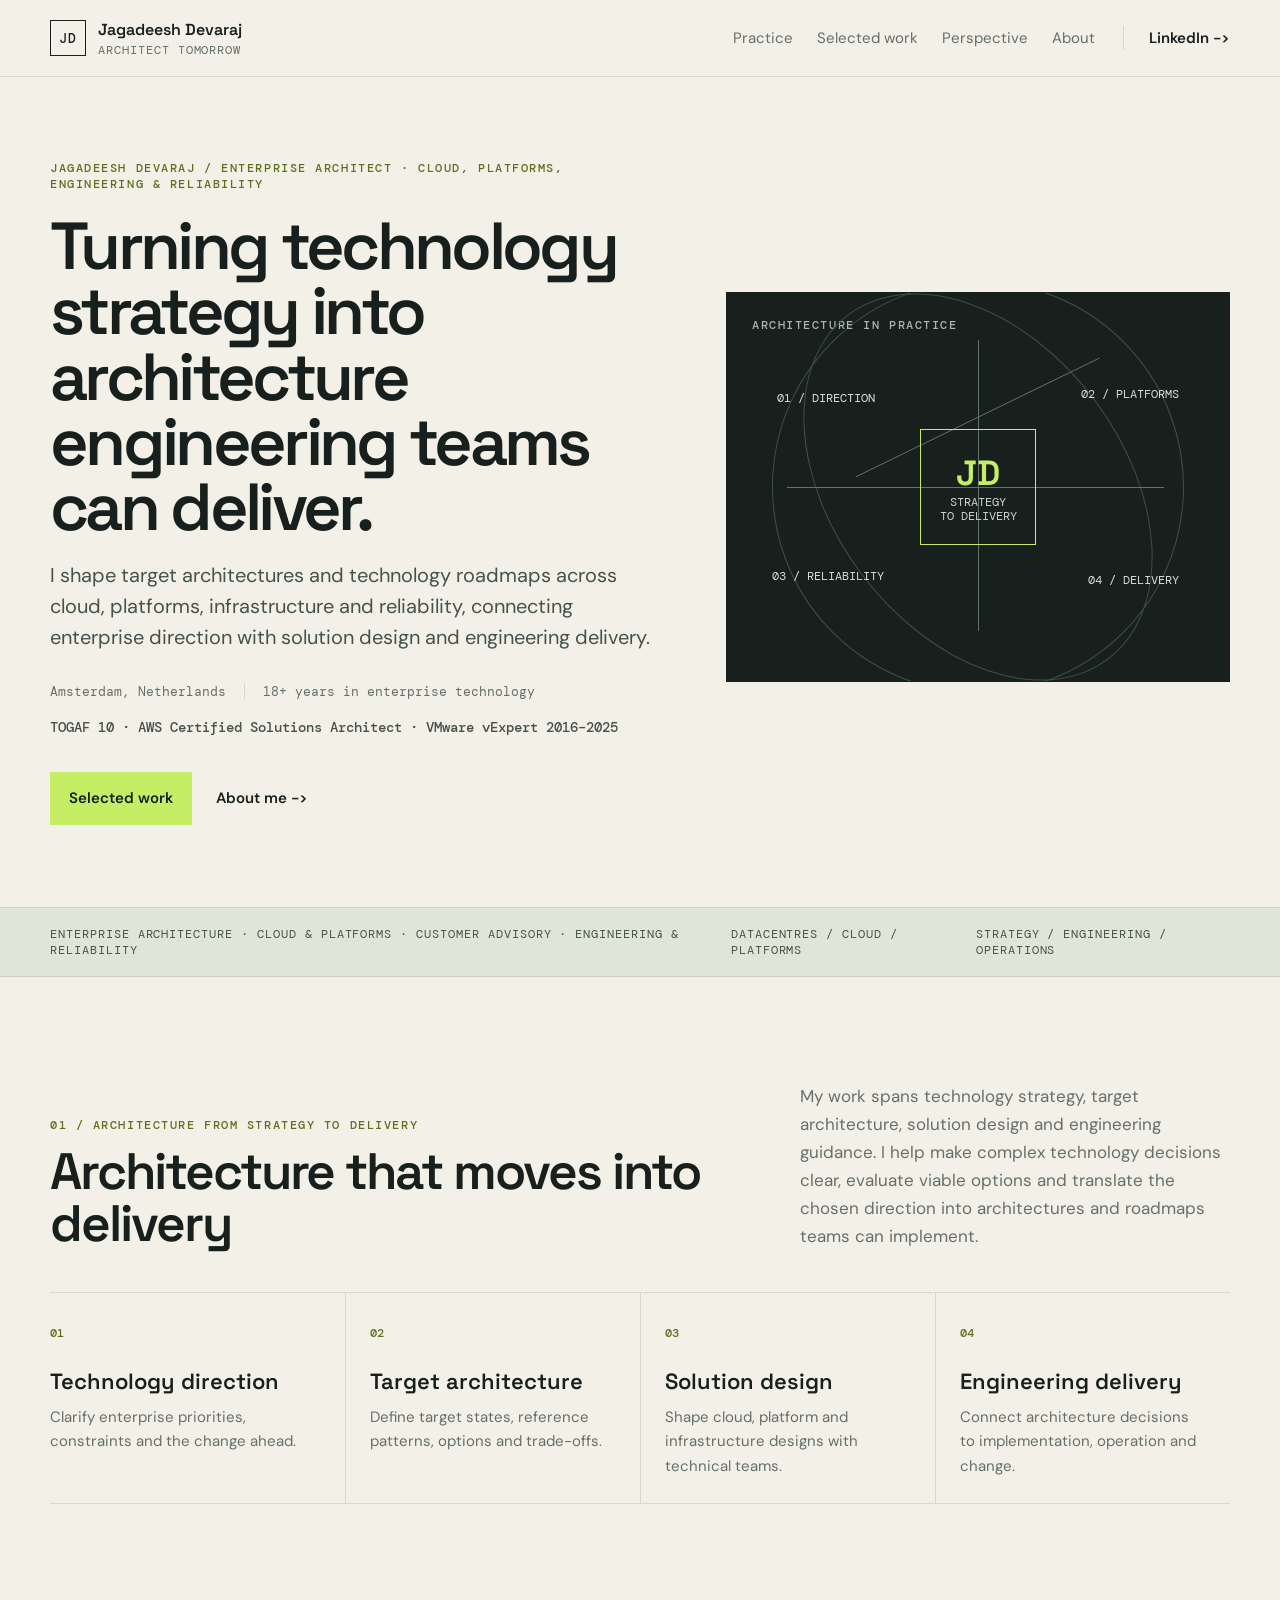
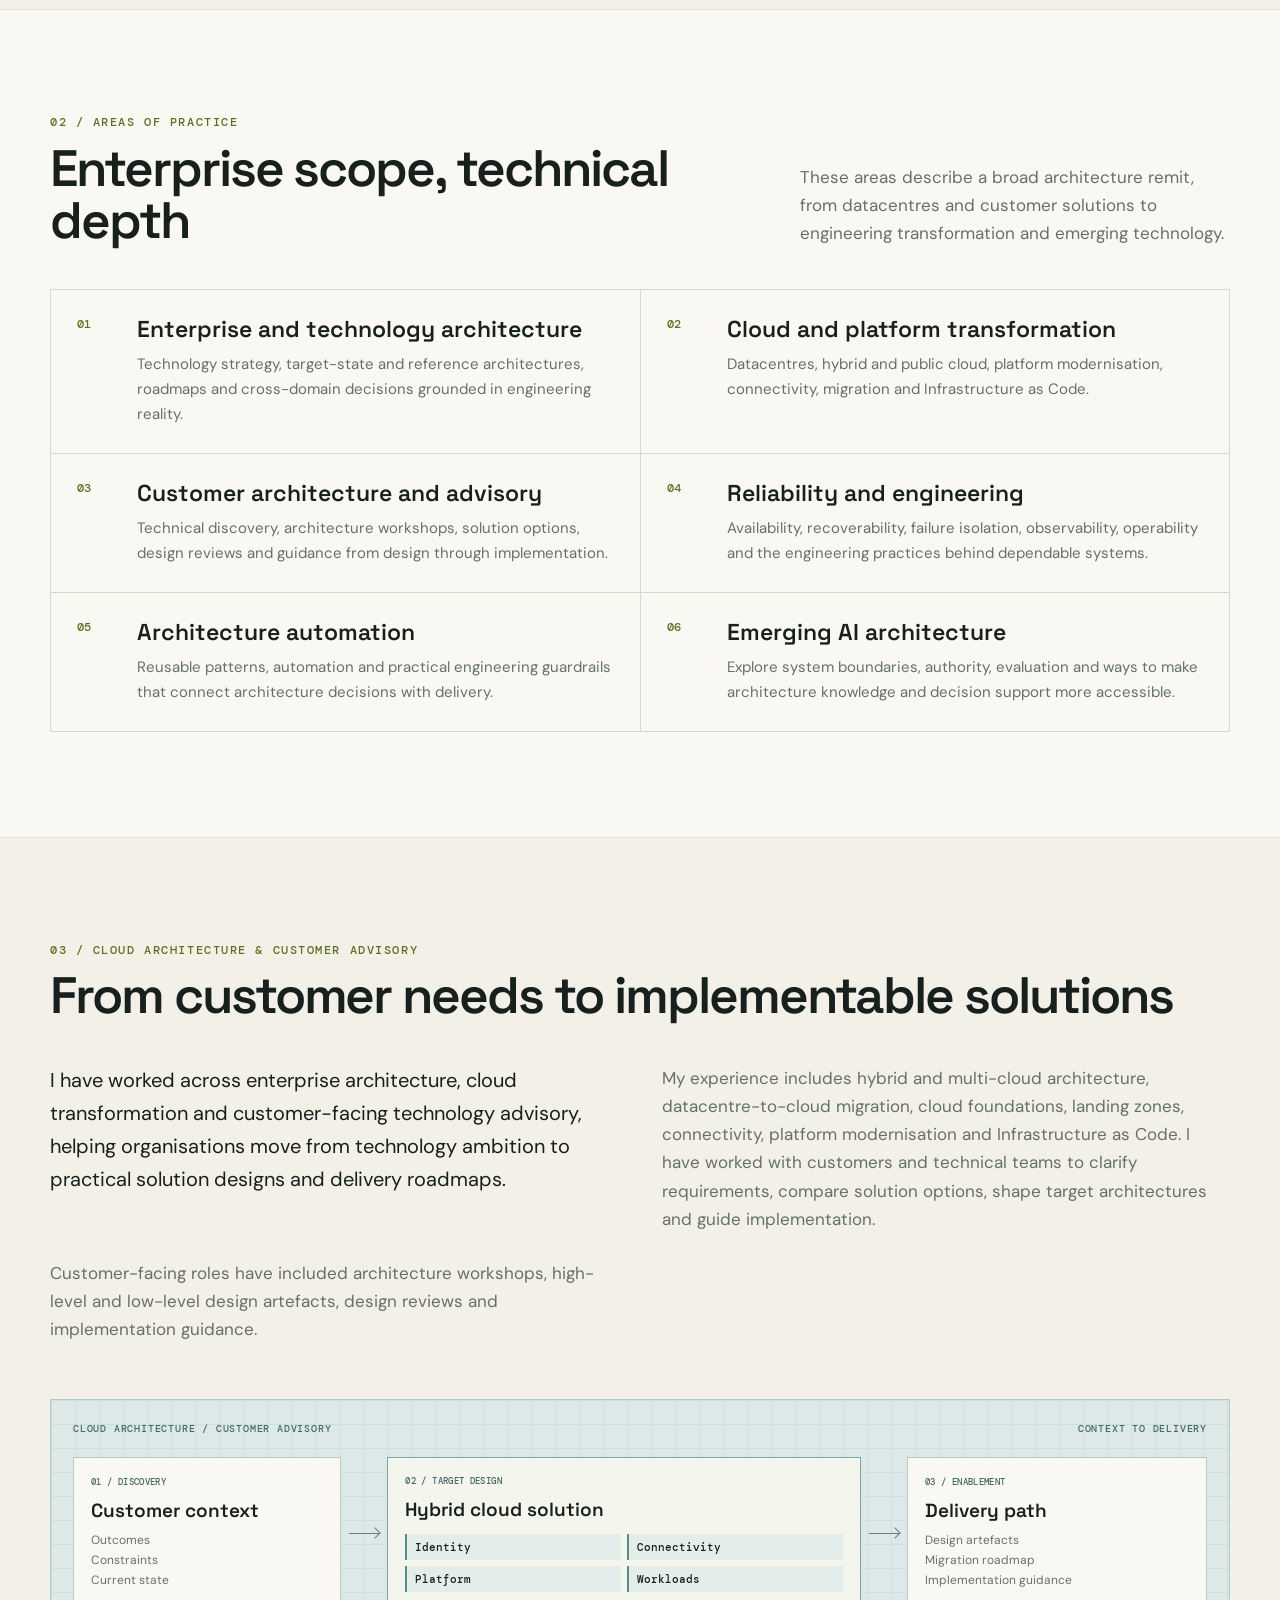
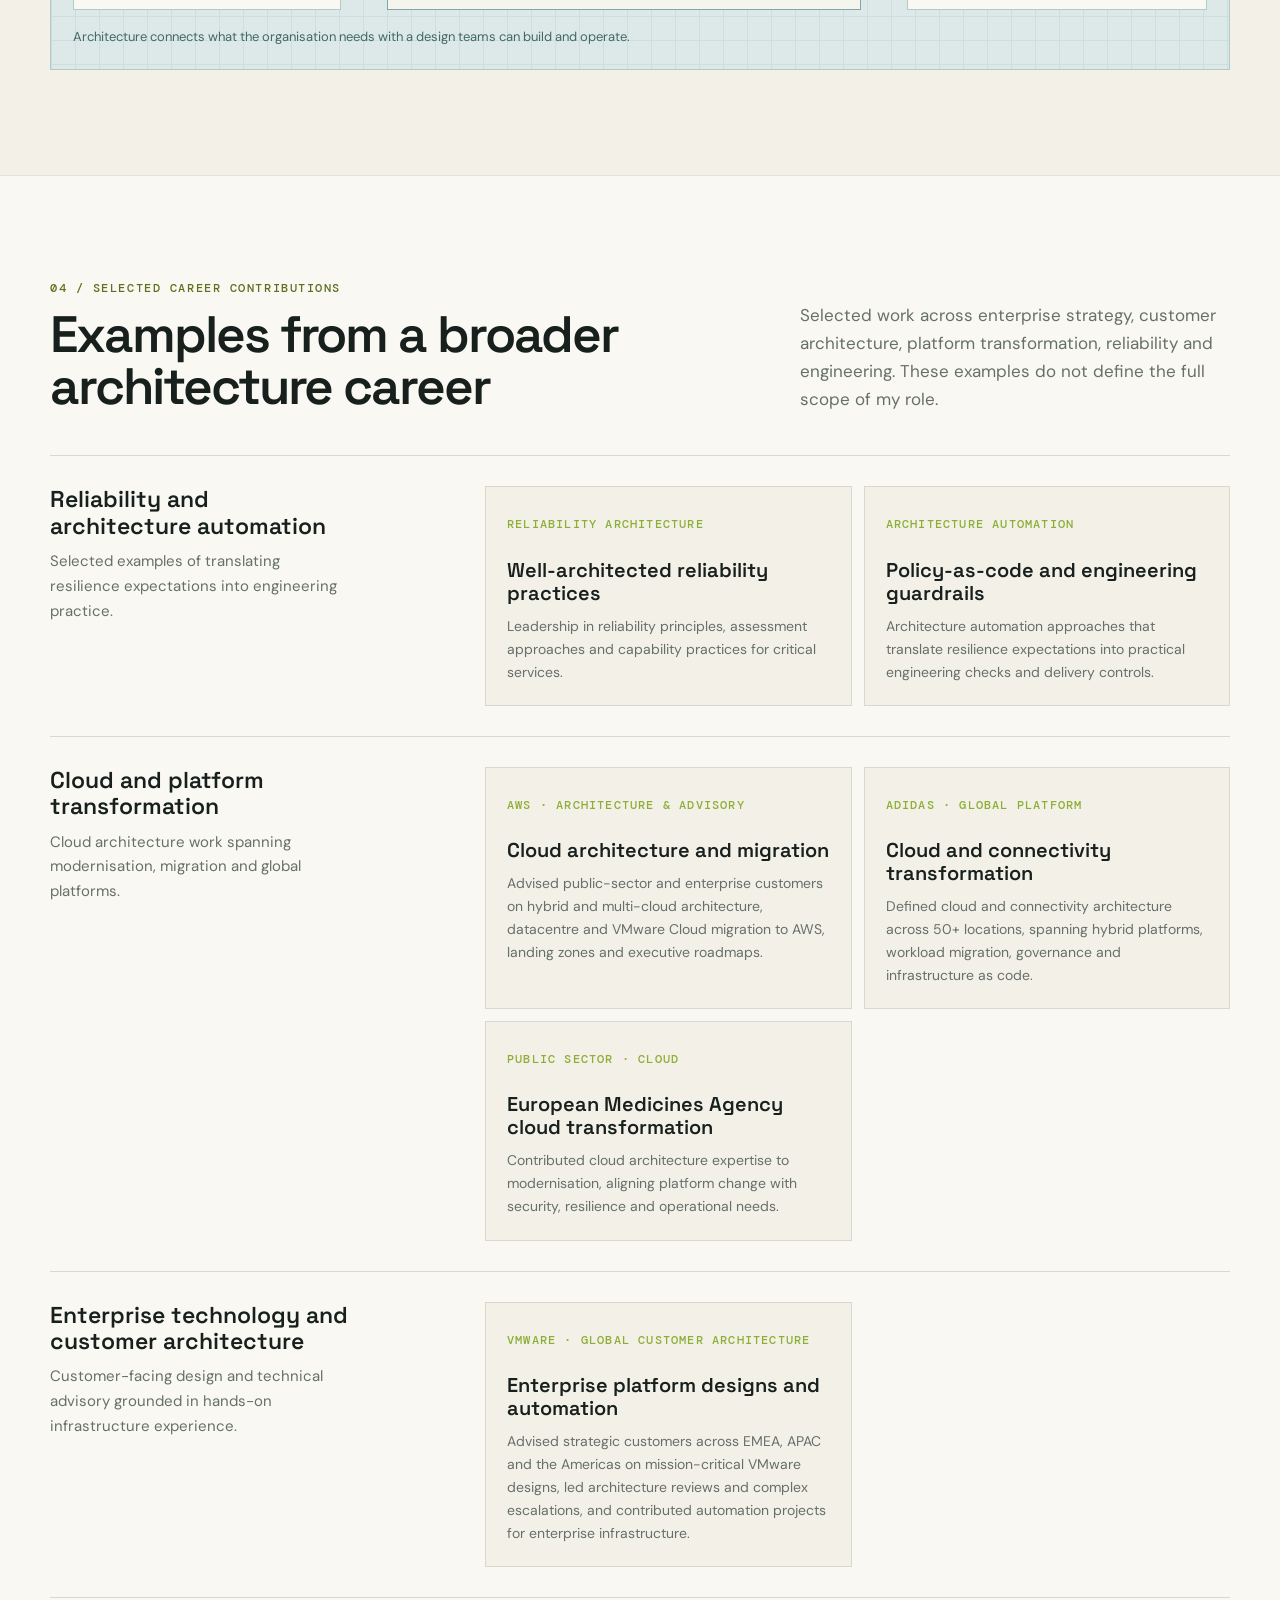
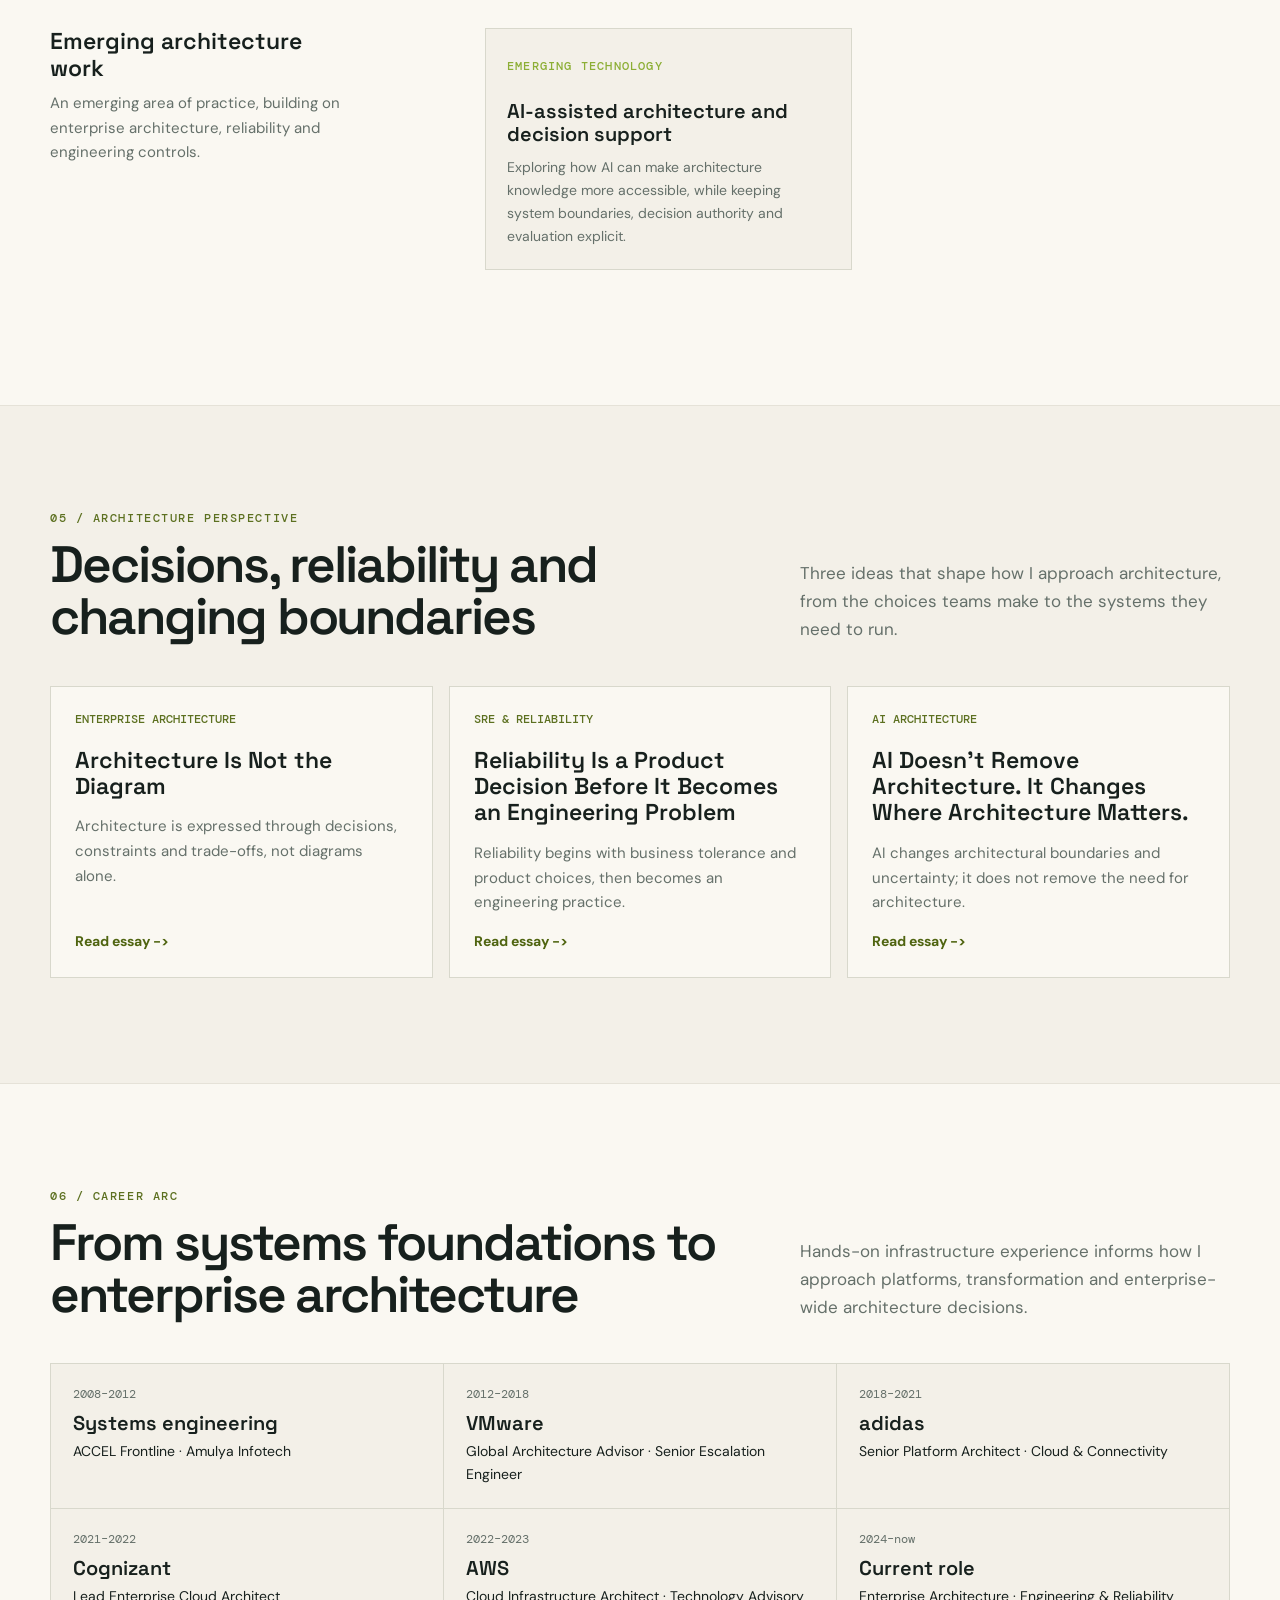
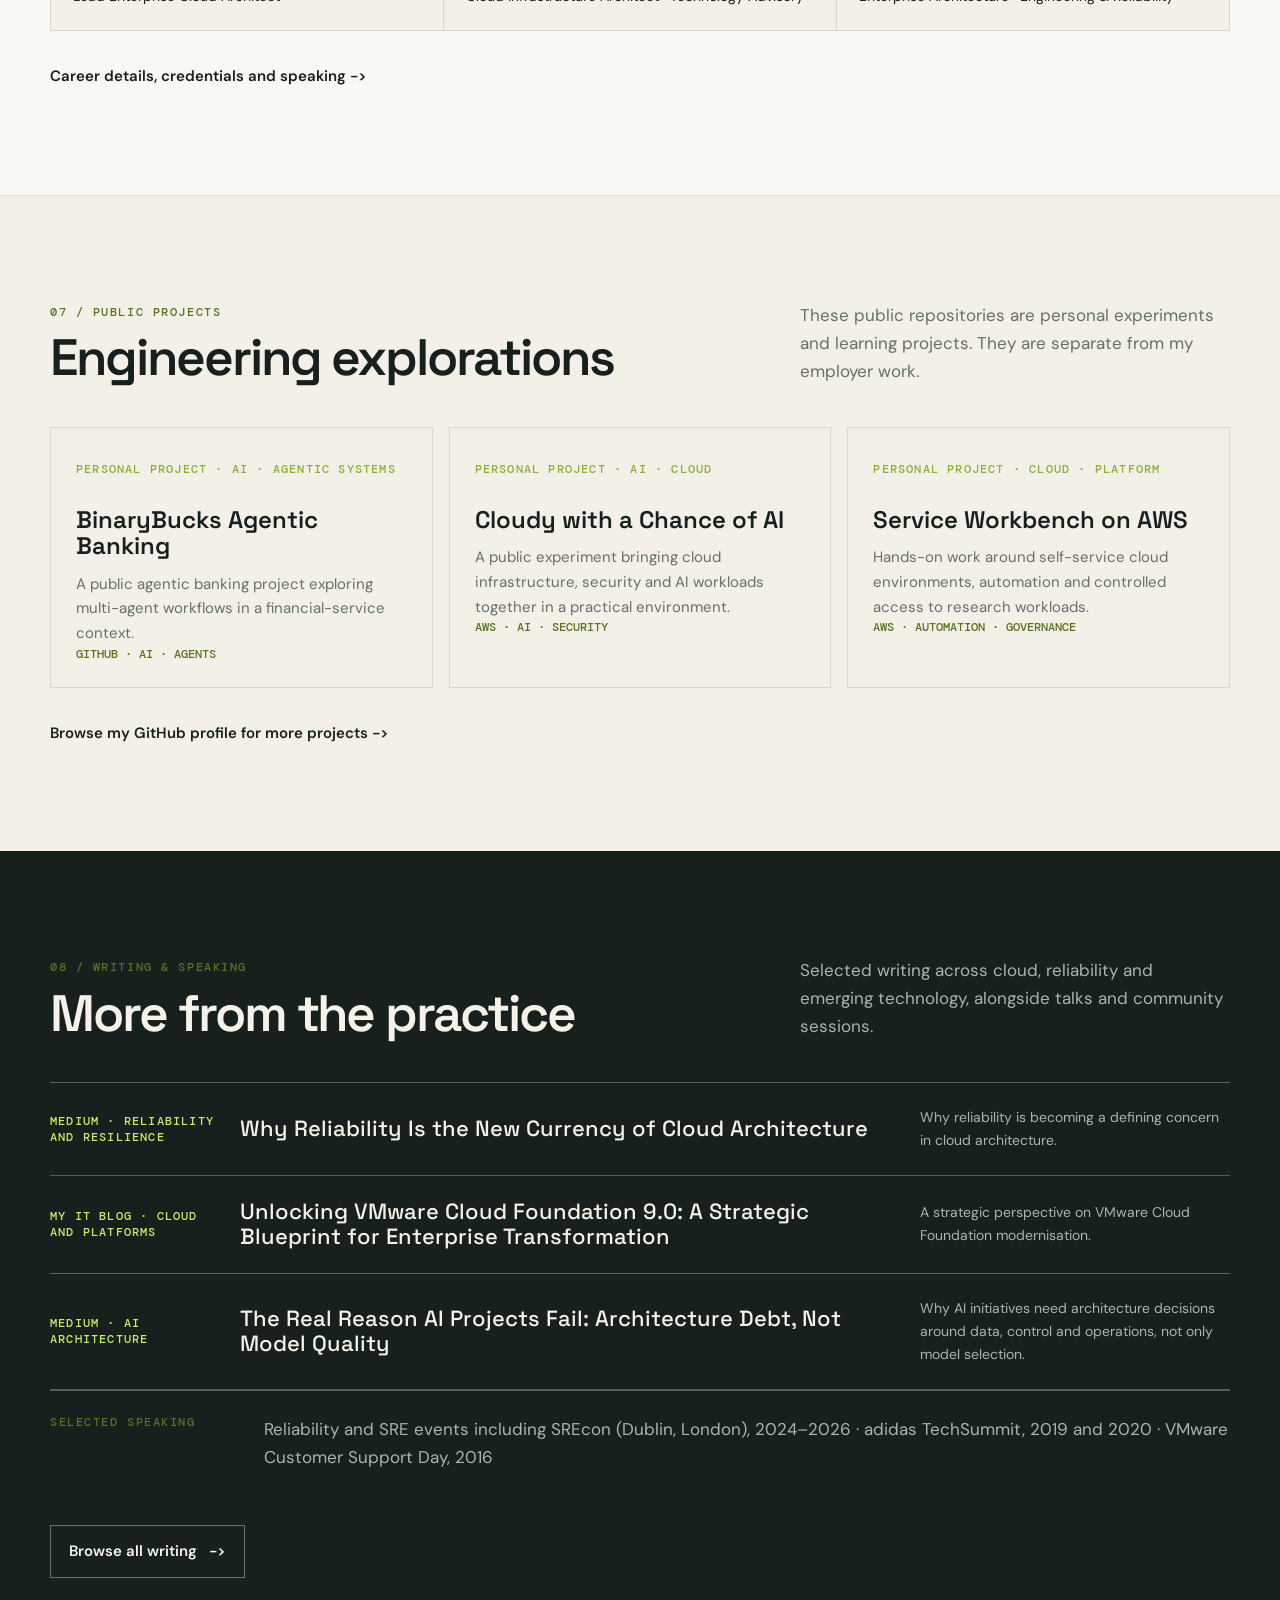
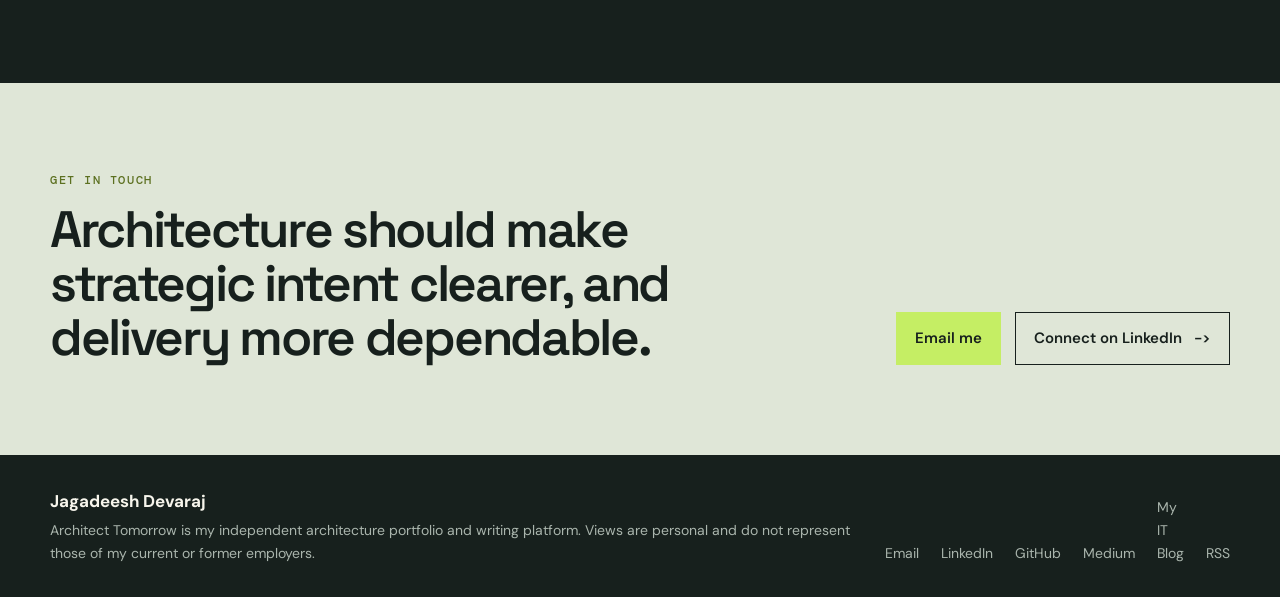
<file: index.html>
<!doctype html>
<html lang="en">
<head>
<meta charset="utf-8">
<meta name="viewport" content="width=device-width, initial-scale=1">
<title>Jagadeesh Devaraj | Architect Tomorrow</title>
<meta name="description" content="I shape target architectures and technology roadmaps across cloud, platforms, infrastructure and reliability, connecting enterprise direction with solution design and engineering delivery.">
<meta name="author" content="Jagadeesh Devaraj">
<meta name="theme-color" content="#f3f0e8">
<link rel="canonical" href="https://rdjagadeesh.github.io/ArchitectTomorrow/">
<link rel="icon" type="image/svg+xml" href="./assets/favicon.svg">
<link rel="alternate" type="application/rss+xml" title="Architect Tomorrow" href="./feed.xml">
<meta property="og:site_name" content="Architect Tomorrow">
<meta property="og:type" content="website">
<meta property="og:title" content="Jagadeesh Devaraj | Architect Tomorrow">
<meta property="og:description" content="I shape target architectures and technology roadmaps across cloud, platforms, infrastructure and reliability, connecting enterprise direction with solution design and engineering delivery.">
<meta property="og:url" content="https://rdjagadeesh.github.io/ArchitectTomorrow/">
<meta name="twitter:card" content="summary">
<meta name="twitter:title" content="Jagadeesh Devaraj | Architect Tomorrow">
<meta name="twitter:description" content="I shape target architectures and technology roadmaps across cloud, platforms, infrastructure and reliability, connecting enterprise direction with solution design and engineering delivery.">
<link rel="stylesheet" href="./assets/css/site.css">
<link rel="stylesheet" href="./assets/css/portfolio.css">
<script type="application/ld+json">{"@context": "https://schema.org", "@graph": [{"@type": "WebSite", "name": "Architect Tomorrow", "url": "https://rdjagadeesh.github.io/ArchitectTomorrow/", "author": {"@type": "Person", "name": "Jagadeesh Devaraj"}}, {"@type": "Person", "name": "Jagadeesh Devaraj", "jobTitle": "Enterprise Architect", "url": "https://rdjagadeesh.github.io/ArchitectTomorrow/", "sameAs": ["https://www.linkedin.com/in/rdjagadeesh/", "https://github.com/rdjagadeesh", "https://medium.com/@rdjagadeesh", "https://www.myitblog.in/"]}]}</script>
</head>
<body>
<a class="skip-link" href="#content">Skip to content</a>
<header class="site-header"><div class="wrap header-inner"><a class="brand" href="./"><span class="brand-mark" aria-hidden="true">JD</span><span><strong>Jagadeesh Devaraj</strong><small>Architect Tomorrow</small></span></a><nav aria-label="Primary"><a href="./#practice">Practice</a><a href="./#selected-work">Selected work</a><a href="./#perspective">Perspective</a><a href="./about/">About</a></nav><a class="header-archive" href="https://www.linkedin.com/in/rdjagadeesh/" target="_blank" rel="noopener noreferrer">LinkedIn <span aria-hidden="true">-&gt;</span></a></div></header>
<main id="content"><div class="home">
<section class="hero wrap" id="top">
  <div class="hero-copy">
    <p class="eyebrow">Jagadeesh Devaraj / Enterprise Architect · Cloud, Platforms, Engineering & Reliability</p>
    <h1>Turning technology strategy into architecture engineering teams can deliver.</h1>
    <p class="hero-lead">I shape target architectures and technology roadmaps across cloud, platforms, infrastructure and reliability, connecting enterprise direction with solution design and engineering delivery.</p>
    <div class="hero-meta"><span>Amsterdam, Netherlands</span><span>18+ years in enterprise technology</span></div>
    <p class="hero-proof">TOGAF 10 · AWS Certified Solutions Architect · VMware vExpert 2016–2025</p>
    <div class="hero-actions"><a class="button button-primary" href="#selected-work">Selected work</a><a class="text-link" href="about/">About me <span aria-hidden="true">-&gt;</span></a></div>
  </div>
  <div class="hero-visual" aria-hidden="true"><div class="visual-label">ARCHITECTURE IN PRACTICE</div><div class="visual-core"><span>JD</span><small>STRATEGY<br>TO DELIVERY</small></div><div class="visual-line line-one"></div><div class="visual-line line-two"></div><div class="visual-line line-three"></div><span class="visual-node node-one">01 / DIRECTION</span><span class="visual-node node-two">02 / PLATFORMS</span><span class="visual-node node-three">03 / RELIABILITY</span><span class="visual-node node-four">04 / DELIVERY</span></div>
</section>
<section class="signal-strip"><div class="wrap signal-inner"><span>Enterprise Architecture · Cloud & Platforms · Customer Advisory · Engineering & Reliability</span><span>DATACENTRES / CLOUD / PLATFORMS</span><span>STRATEGY / ENGINEERING / OPERATIONS</span></div></section>
<section id="architecture-flow" class="section wrap"><div class="section-head"><div><div class="section-label">01 / ARCHITECTURE FROM STRATEGY TO DELIVERY</div><h2>Architecture that moves into delivery</h2></div><p>My work spans technology strategy, target architecture, solution design and engineering guidance. I help make complex technology decisions clear, evaluate viable options and translate the chosen direction into architectures and roadmaps teams can implement.</p></div><div class="flow-grid"><article class="flow-step"><span>01</span><h3>Technology direction</h3><p>Clarify enterprise priorities, constraints and the change ahead.</p></article><article class="flow-step"><span>02</span><h3>Target architecture</h3><p>Define target states, reference patterns, options and trade-offs.</p></article><article class="flow-step"><span>03</span><h3>Solution design</h3><p>Shape cloud, platform and infrastructure designs with technical teams.</p></article><article class="flow-step"><span>04</span><h3>Engineering delivery</h3><p>Connect architecture decisions to implementation, operation and change.</p></article></div></section>
<section id="practice" class="section section-tint"><div class="wrap"><div class="section-head"><div><div class="section-label">02 / AREAS OF PRACTICE</div><h2>Enterprise scope, technical depth</h2></div><p>These areas describe a broad architecture remit, from datacentres and customer solutions to engineering transformation and emerging technology.</p></div><div class="practice-grid"><article class="practice-item"><span>01</span><div><h3>Enterprise and technology architecture</h3><p>Technology strategy, target-state and reference architectures, roadmaps and cross-domain decisions grounded in engineering reality.</p></div></article><article class="practice-item"><span>02</span><div><h3>Cloud and platform transformation</h3><p>Datacentres, hybrid and public cloud, platform modernisation, connectivity, migration and Infrastructure as Code.</p></div></article><article class="practice-item"><span>03</span><div><h3>Customer architecture and advisory</h3><p>Technical discovery, architecture workshops, solution options, design reviews and guidance from design through implementation.</p></div></article><article class="practice-item"><span>04</span><div><h3>Reliability and engineering</h3><p>Availability, recoverability, failure isolation, observability, operability and the engineering practices behind dependable systems.</p></div></article><article class="practice-item"><span>05</span><div><h3>Architecture automation</h3><p>Reusable patterns, automation and practical engineering guardrails that connect architecture decisions with delivery.</p></div></article><article class="practice-item"><span>06</span><div><h3>Emerging AI architecture</h3><p>Explore system boundaries, authority, evaluation and ways to make architecture knowledge and decision support more accessible.</p></div></article></div></div></section>
<section id="customer-cloud" class="section wrap"><div class="section-head"><div><div class="section-label">03 / CLOUD ARCHITECTURE &amp; CUSTOMER ADVISORY</div><h2>From customer needs to implementable solutions</h2></div></div><div class="customer-copy"><p>I have worked across enterprise architecture, cloud transformation and customer-facing technology advisory, helping organisations move from technology ambition to practical solution designs and delivery roadmaps.</p><p>My experience includes hybrid and multi-cloud architecture, datacentre-to-cloud migration, cloud foundations, landing zones, connectivity, platform modernisation and Infrastructure as Code. I have worked with customers and technical teams to clarify requirements, compare solution options, shape target architectures and guide implementation.</p><p>Customer-facing roles have included architecture workshops, high-level and low-level design artefacts, design reviews and implementation guidance.</p></div><figure class="advisory-diagram" role="img" aria-label="Customer needs and constraints inform a hybrid cloud design across identity, connectivity, platform and workloads, producing architecture artefacts and an implementation roadmap."><div class="advisory-diagram-head"><span>CLOUD ARCHITECTURE / CUSTOMER ADVISORY</span><span>CONTEXT TO DELIVERY</span></div><div class="advisory-map"><div class="advisory-stage advisory-context"><span>01 / DISCOVERY</span><strong>Customer context</strong><small>Outcomes<br>Constraints<br>Current state</small></div><div class="advisory-arrow" aria-hidden="true"></div><div class="advisory-stage advisory-design"><span>02 / TARGET DESIGN</span><strong>Hybrid cloud solution</strong><div class="advisory-domains"><span>Identity</span><span>Connectivity</span><span>Platform</span><span>Workloads</span></div></div><div class="advisory-arrow" aria-hidden="true"></div><div class="advisory-stage advisory-delivery"><span>03 / ENABLEMENT</span><strong>Delivery path</strong><small>Design artefacts<br>Migration roadmap<br>Implementation guidance</small></div></div><figcaption>Architecture connects what the organisation needs with a design teams can build and operate.</figcaption></figure></section>
<section id="selected-work" class="section section-tint"><div class="wrap"><div class="section-head"><div><div class="section-label">04 / SELECTED CAREER CONTRIBUTIONS</div><h2>Examples from a broader architecture career</h2></div><p>Selected work across enterprise strategy, customer architecture, platform transformation, reliability and engineering. These examples do not define the full scope of my role.</p></div><section class="work-group"><header><h3>Reliability and architecture automation</h3><p>Selected examples of translating resilience expectations into engineering practice.</p></header><div class="work-grid"><article class="work-card static"><span>RELIABILITY ARCHITECTURE</span><h4>Well-architected reliability practices</h4><p>Leadership in reliability principles, assessment approaches and capability practices for critical services.</p></article><article class="work-card static"><span>ARCHITECTURE AUTOMATION</span><h4>Policy-as-code and engineering guardrails</h4><p>Architecture automation approaches that translate resilience expectations into practical engineering checks and delivery controls.</p></article></div></section><section class="work-group"><header><h3>Cloud and platform transformation</h3><p>Cloud architecture work spanning modernisation, migration and global platforms.</p></header><div class="work-grid"><article class="work-card static"><span>AWS · ARCHITECTURE &amp; ADVISORY</span><h4>Cloud architecture and migration</h4><p>Advised public-sector and enterprise customers on hybrid and multi-cloud architecture, datacentre and VMware Cloud migration to AWS, landing zones and executive roadmaps.</p></article><article class="work-card static"><span>ADIDAS · GLOBAL PLATFORM</span><h4>Cloud and connectivity transformation</h4><p>Defined cloud and connectivity architecture across 50+ locations, spanning hybrid platforms, workload migration, governance and infrastructure as code.</p></article><article class="work-card static"><span>PUBLIC SECTOR · CLOUD</span><h4>European Medicines Agency cloud transformation</h4><p>Contributed cloud architecture expertise to modernisation, aligning platform change with security, resilience and operational needs.</p></article></div></section><section class="work-group"><header><h3>Enterprise technology and customer architecture</h3><p>Customer-facing design and technical advisory grounded in hands-on infrastructure experience.</p></header><div class="work-grid"><article class="work-card static"><span>VMWARE · GLOBAL CUSTOMER ARCHITECTURE</span><h4>Enterprise platform designs and automation</h4><p>Advised strategic customers across EMEA, APAC and the Americas on mission-critical VMware designs, led architecture reviews and complex escalations, and contributed automation projects for enterprise infrastructure.</p></article></div></section><section class="work-group"><header><h3>Emerging architecture work</h3><p>An emerging area of practice, building on enterprise architecture, reliability and engineering controls.</p></header><div class="work-grid"><article class="work-card static"><span>EMERGING TECHNOLOGY</span><h4>AI-assisted architecture and decision support</h4><p>Exploring how AI can make architecture knowledge more accessible, while keeping system boundaries, decision authority and evaluation explicit.</p></article></div></section></div></section>
<section id="perspective" class="section wrap"><div class="section-head"><div><div class="section-label">05 / ARCHITECTURE PERSPECTIVE</div><h2>Decisions, reliability and changing boundaries</h2></div><p>Three ideas that shape how I approach architecture, from the choices teams make to the systems they need to run.</p></div><div class="perspective-grid"><a class="perspective-card" href="writing/architecture-is-not-the-diagram/"><span>Enterprise Architecture</span><h3>Architecture Is Not the Diagram</h3><p>Architecture is expressed through decisions, constraints and trade-offs, not diagrams alone.</p><strong>Read essay <span aria-hidden="true">-&gt;</span></strong></a><a class="perspective-card" href="writing/reliability-is-a-product-decision/"><span>SRE &amp; Reliability</span><h3>Reliability Is a Product Decision Before It Becomes an Engineering Problem</h3><p>Reliability begins with business tolerance and product choices, then becomes an engineering practice.</p><strong>Read essay <span aria-hidden="true">-&gt;</span></strong></a><a class="perspective-card" href="writing/ai-doesnt-remove-architecture/"><span>AI Architecture</span><h3>AI Doesn&#x27;t Remove Architecture. It Changes Where Architecture Matters.</h3><p>AI changes architectural boundaries and uncertainty; it does not remove the need for architecture.</p><strong>Read essay <span aria-hidden="true">-&gt;</span></strong></a></div></section>
<section id="career" class="section section-tint"><div class="wrap"><div class="section-head"><div><div class="section-label">06 / CAREER ARC</div><h2>From systems foundations to enterprise architecture</h2></div><p>Hands-on infrastructure experience informs how I approach platforms, transformation and enterprise-wide architecture decisions.</p></div><div class="career-grid"><div class="career-line"><span>2008–2012</span><strong>Systems engineering</strong><small>ACCEL Frontline · Amulya Infotech</small></div><div class="career-line"><span>2012–2018</span><strong>VMware</strong><small>Global Architecture Advisor · Senior Escalation Engineer</small></div><div class="career-line"><span>2018–2021</span><strong>adidas</strong><small>Senior Platform Architect · Cloud &amp; Connectivity</small></div><div class="career-line"><span>2021–2022</span><strong>Cognizant</strong><small>Lead Enterprise Cloud Architect</small></div><div class="career-line"><span>2022–2023</span><strong>AWS</strong><small>Cloud Infrastructure Architect · Technology Advisory</small></div><div class="career-line"><span>2024–now</span><strong>Current role</strong><small>Enterprise Architecture · Engineering &amp; Reliability</small></div></div><div class="section-action"><a class="text-link" href="about/">Career details, credentials and speaking <span aria-hidden="true">-&gt;</span></a></div></div></section>
<section id="projects" class="section wrap"><div class="section-head"><div><div class="section-label">07 / PUBLIC PROJECTS</div><h2>Engineering explorations</h2></div><p>These public repositories are personal experiments and learning projects. They are separate from my employer work.</p></div><div class="work-grid"><a class="work-card project-card" href="https://github.com/rdjagadeesh/binarybucks-agentic-banking" target="_blank" rel="noopener noreferrer"><span>PERSONAL PROJECT · AI · AGENTIC SYSTEMS</span><h3>BinaryBucks Agentic Banking</h3><p>A public agentic banking project exploring multi-agent workflows in a financial-service context.</p><small>GITHUB · AI · AGENTS</small></a><a class="work-card project-card" href="https://github.com/rdjagadeesh/cloudy-with-a-chance-of-ai" target="_blank" rel="noopener noreferrer"><span>PERSONAL PROJECT · AI · CLOUD</span><h3>Cloudy with a Chance of AI</h3><p>A public experiment bringing cloud infrastructure, security and AI workloads together in a practical environment.</p><small>AWS · AI · SECURITY</small></a><a class="work-card project-card" href="https://github.com/rdjagadeesh/service-workbench-on-aws-mainline" target="_blank" rel="noopener noreferrer"><span>PERSONAL PROJECT · CLOUD · PLATFORM</span><h3>Service Workbench on AWS</h3><p>Hands-on work around self-service cloud environments, automation and controlled access to research workloads.</p><small>AWS · AUTOMATION · GOVERNANCE</small></a></div><div class="section-action"><a class="text-link" href="https://github.com/rdjagadeesh" target="_blank" rel="noopener noreferrer">Browse my GitHub profile for more projects <span aria-hidden="true">-&gt;</span></a></div></section>
<section id="writing-speaking" class="section section-dark"><div class="wrap"><div class="section-head"><div><div class="section-label">08 / WRITING &amp; SPEAKING</div><h2>More from the practice</h2></div><p>Selected writing across cloud, reliability and emerging technology, alongside talks and community sessions.</p></div><div class="writing-list"><a class="writing-item" href="https://medium.com/the-repo/why-reliability-is-the-new-currency-of-cloud-architecture-4d599cafc0f5" target="_blank" rel="noopener noreferrer"><span>Medium · Reliability and resilience</span><strong>Why Reliability Is the New Currency of Cloud Architecture</strong><p>Why reliability is becoming a defining concern in cloud architecture.</p></a><a class="writing-item" href="https://www.myitblog.in/2025/09/unlocking-vmware-cloud-foundation-90.html" target="_blank" rel="noopener noreferrer"><span>My IT Blog · Cloud and platforms</span><strong>Unlocking VMware Cloud Foundation 9.0: A Strategic Blueprint for Enterprise Transformation</strong><p>A strategic perspective on VMware Cloud Foundation modernisation.</p></a><a class="writing-item" href="https://medium.com/the-repo/the-real-reason-ai-projects-fail-architecture-debt-not-model-quality-a3d20fb43bcb" target="_blank" rel="noopener noreferrer"><span>Medium · AI architecture</span><strong>The Real Reason AI Projects Fail: Architecture Debt, Not Model Quality</strong><p>Why AI initiatives need architecture decisions around data, control and operations, not only model selection.</p></a></div><div class="speaking-row"><span class="micro-label">SELECTED SPEAKING</span><p>Reliability and SRE events including SREcon (Dublin, London), 2024–2026 · adidas TechSummit, 2019 and 2020 · VMware Customer Support Day, 2016</p></div><div class="section-action"><a class="button button-light" href="writing/">Browse all writing <span aria-hidden="true">-&gt;</span></a></div></div></section>
<section class="closing"><div class="wrap closing-inner"><div><div class="section-label">GET IN TOUCH</div><h2>Architecture should make strategic intent clearer, and delivery more dependable.</h2></div><div class="closing-actions"><a class="button button-primary" href="mailto:rdjagadeesh@gmail.com">Email me</a><a class="button button-outline" href="https://www.linkedin.com/in/rdjagadeesh/" target="_blank" rel="noopener noreferrer">Connect on LinkedIn <span aria-hidden="true">-&gt;</span></a></div></div></section>
</div>
</main>
<footer class="site-footer"><div class="wrap footer-inner"><div><strong>Jagadeesh Devaraj</strong><span>Architect Tomorrow is my independent architecture portfolio and writing platform. Views are personal and do not represent those of my current or former employers.</span></div><div class="footer-links"><a href="mailto:rdjagadeesh@gmail.com">Email</a><a href="https://www.linkedin.com/in/rdjagadeesh/" target="_blank" rel="noopener noreferrer">LinkedIn</a><a href="https://github.com/rdjagadeesh" target="_blank" rel="noopener noreferrer">GitHub</a><a href="https://medium.com/@rdjagadeesh" target="_blank" rel="noopener noreferrer">Medium</a><a href="https://www.myitblog.in/" target="_blank" rel="noopener noreferrer">My IT Blog</a><a href="./feed.xml">RSS</a></div></div></footer>
</body>
</html>
</file>
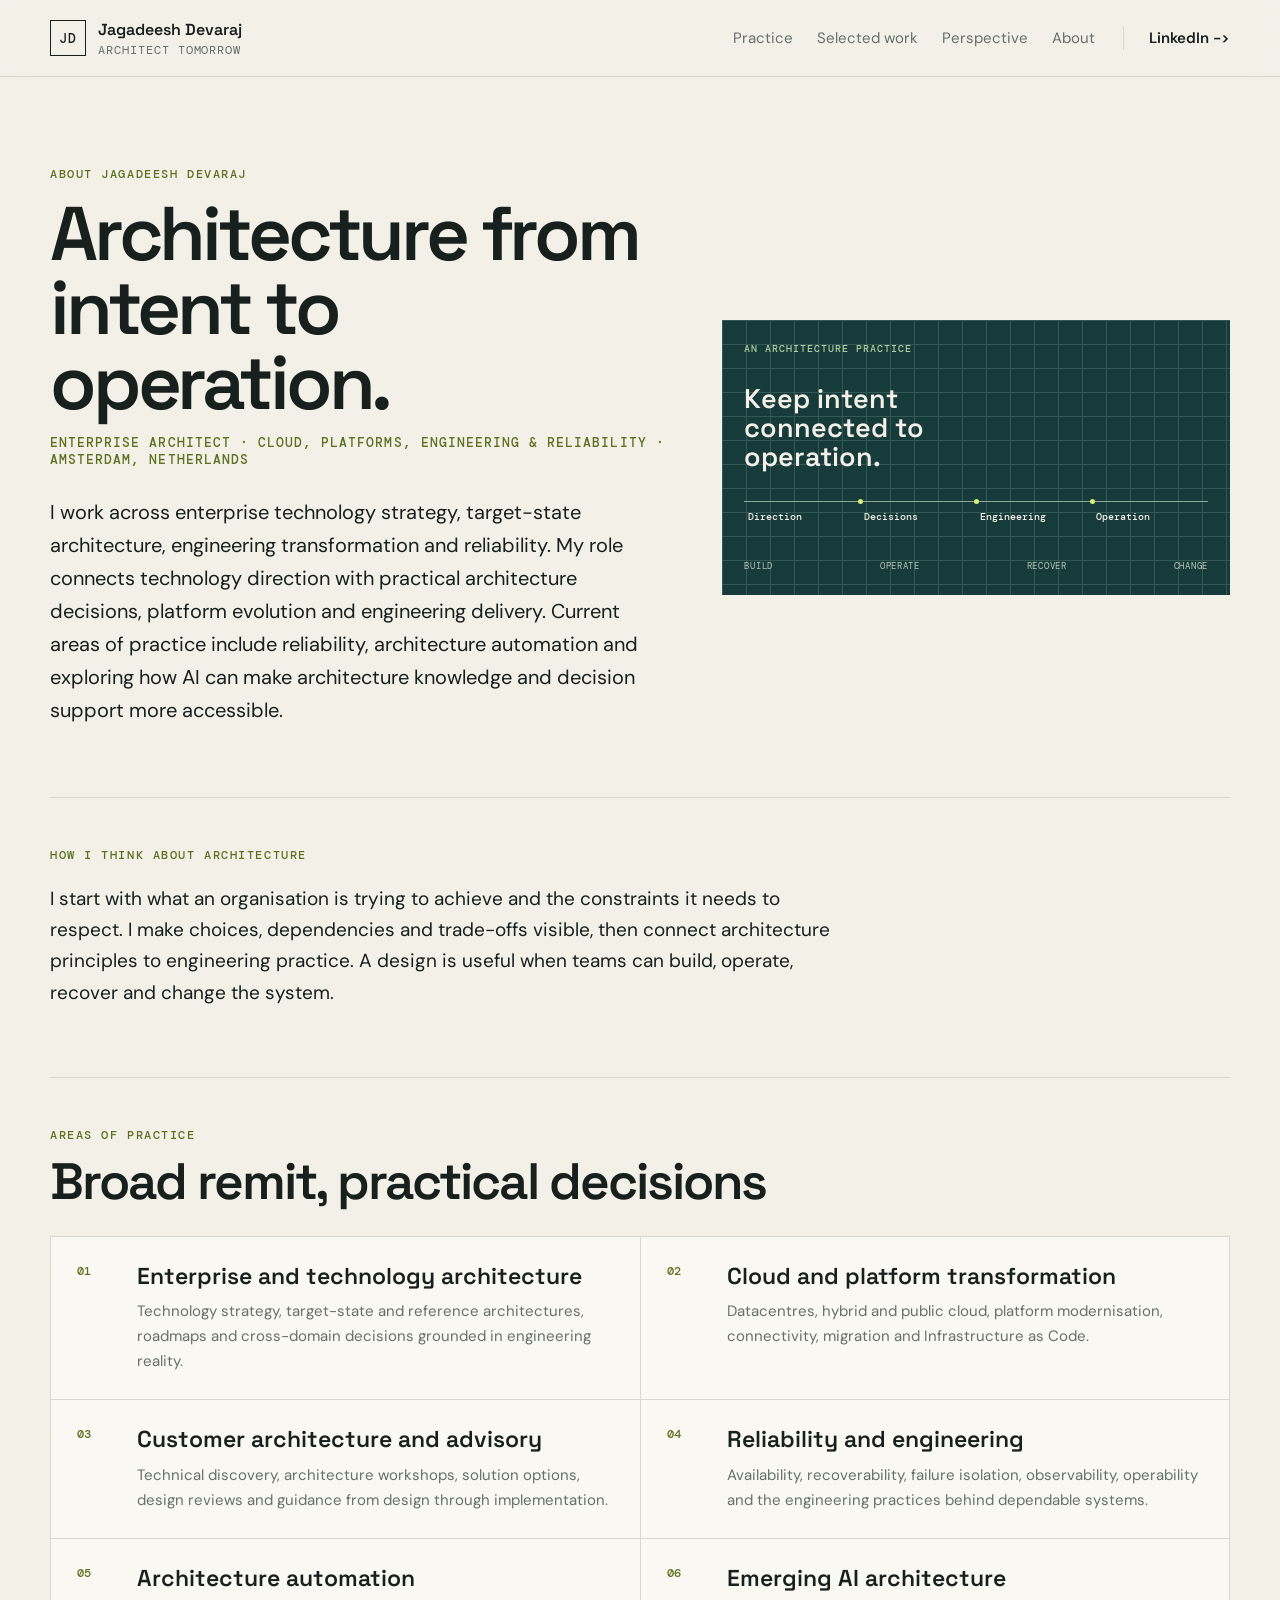
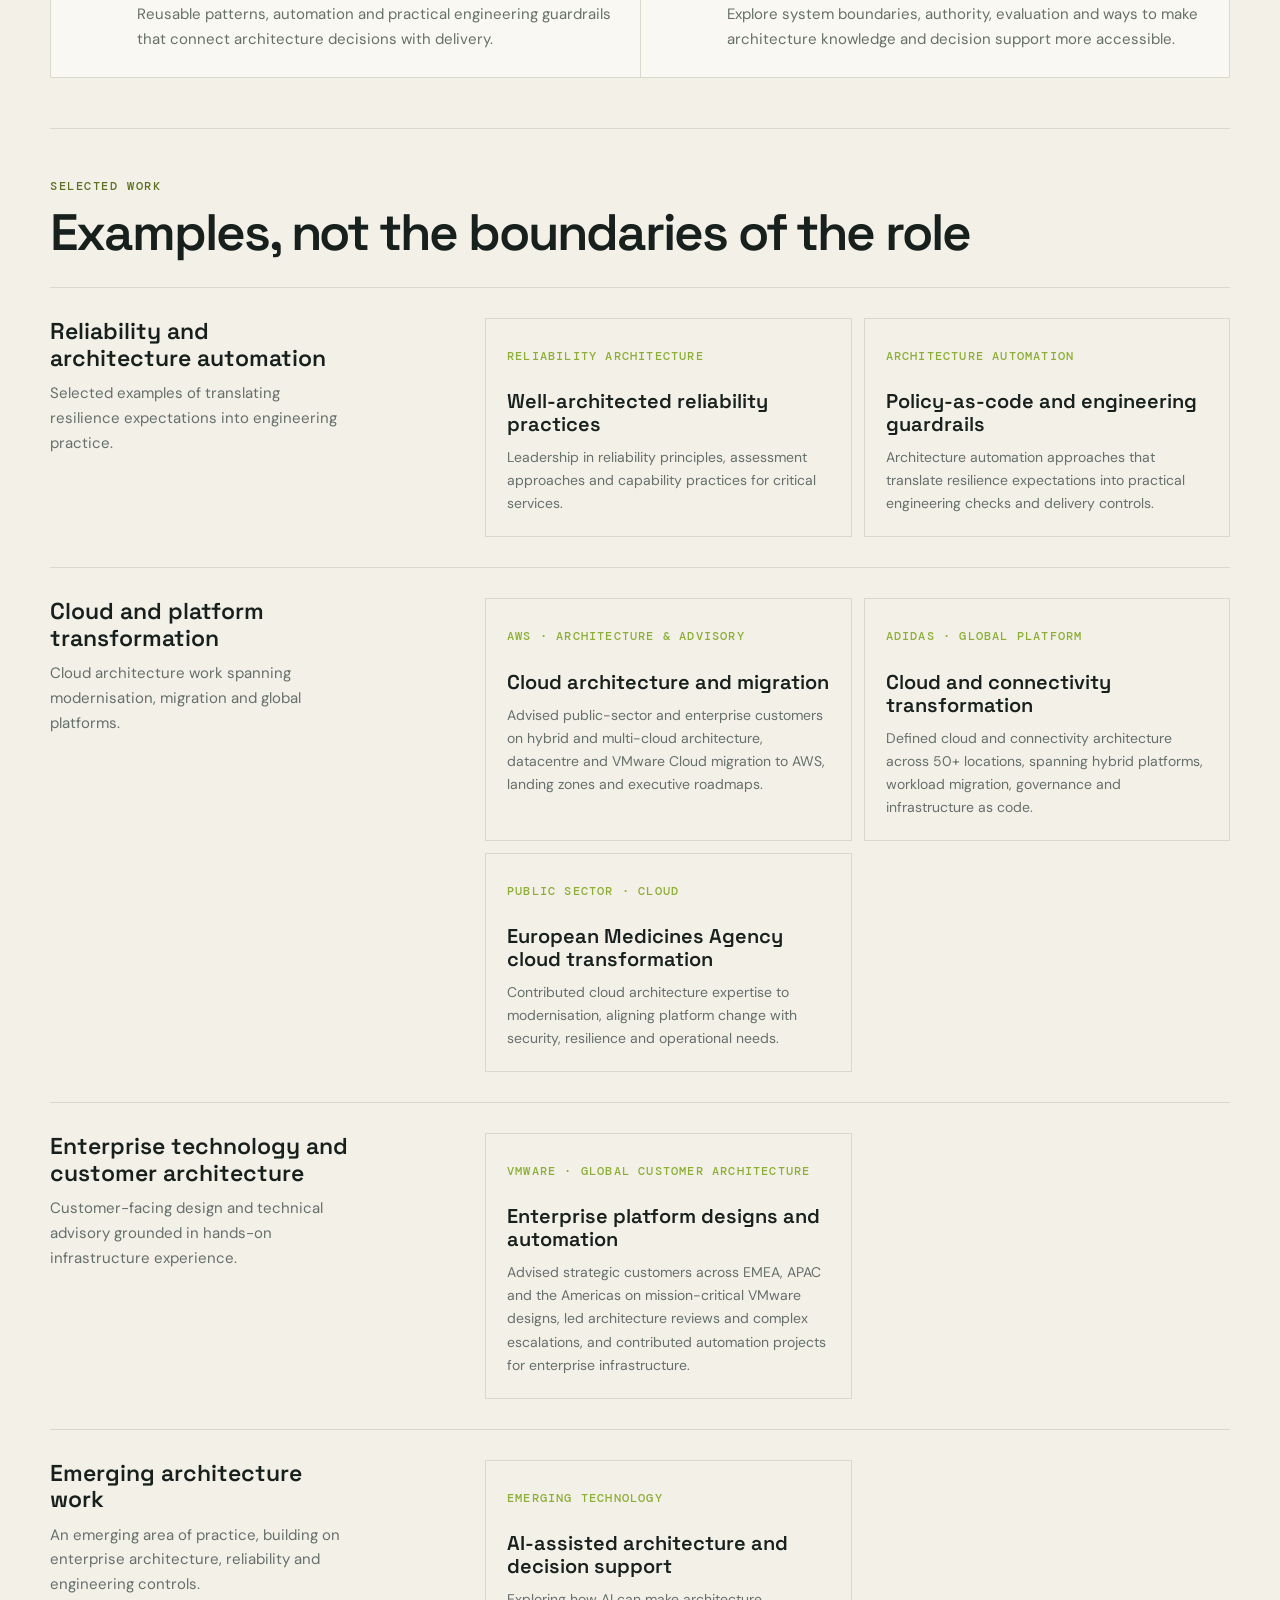
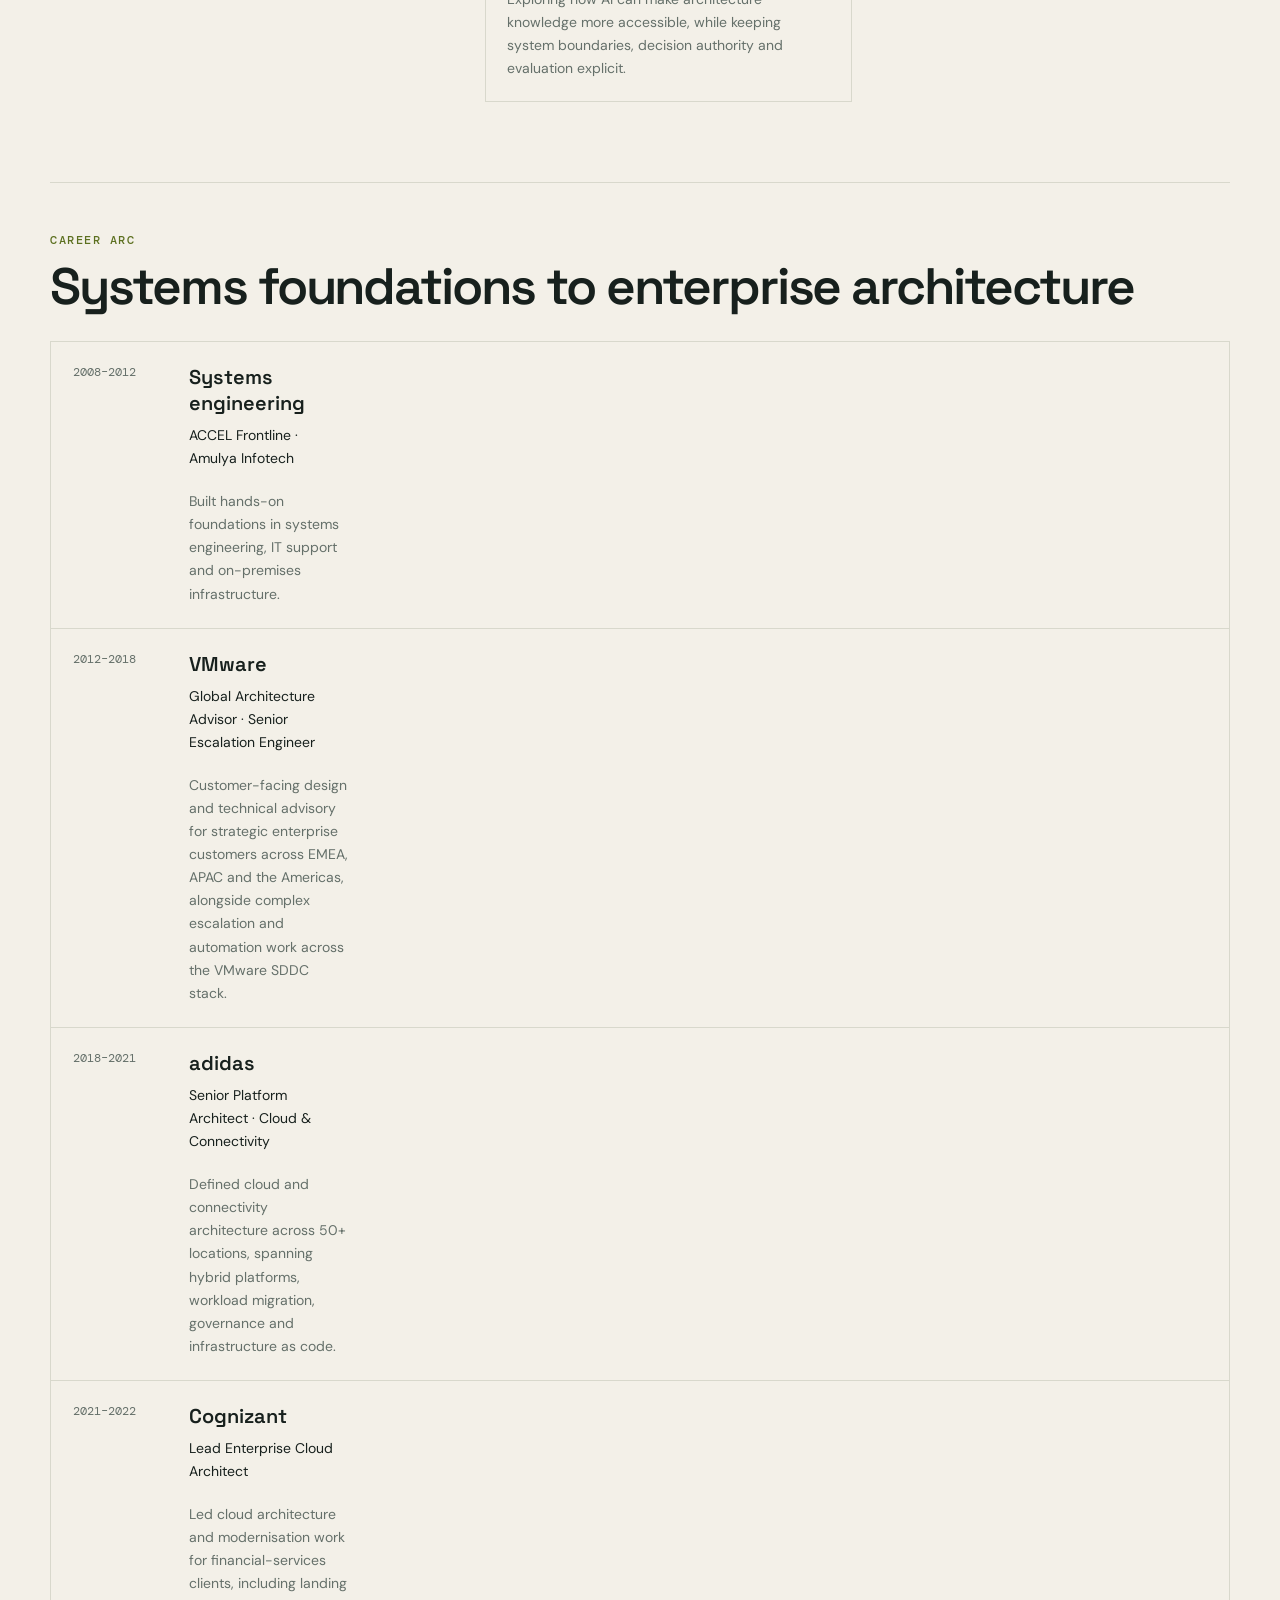
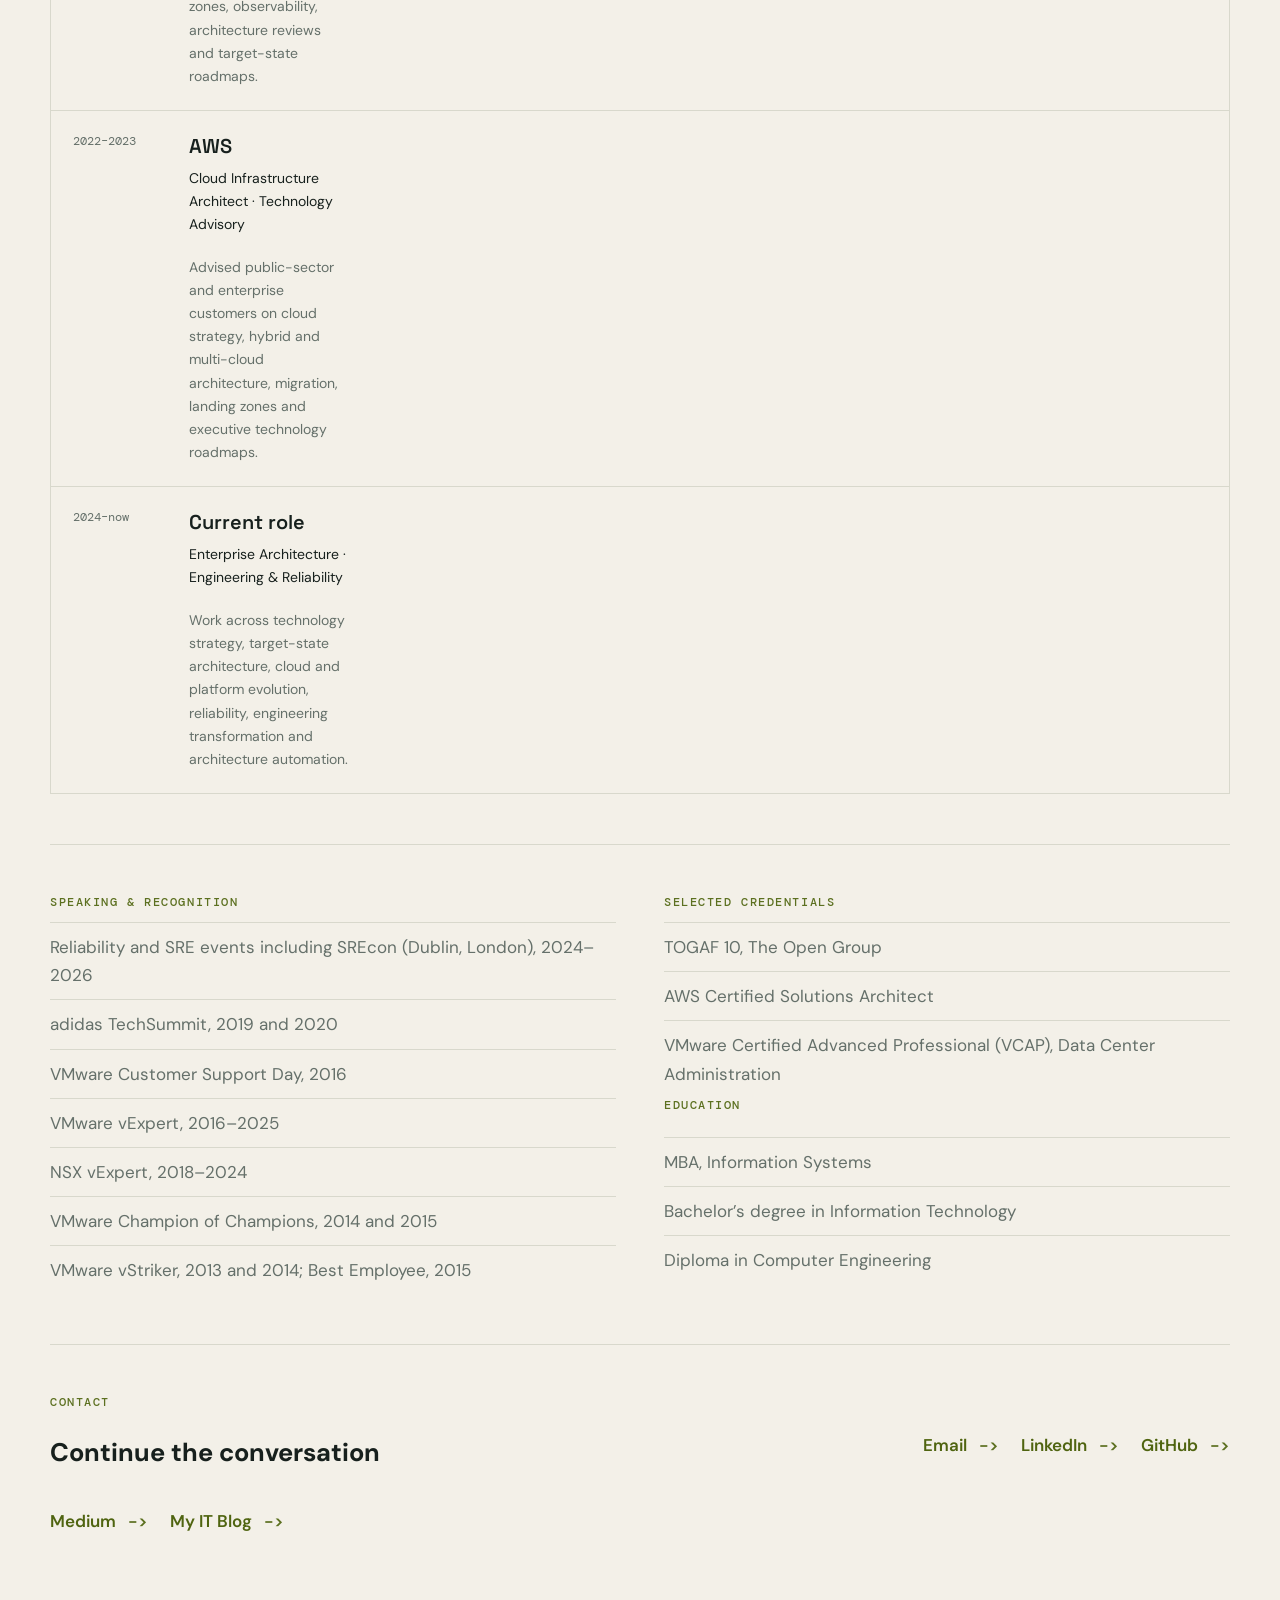
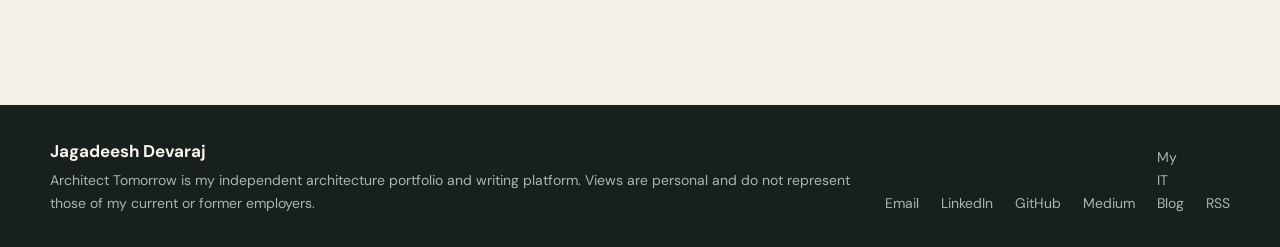
<file: about/index.html>
<!doctype html>
<html lang="en">
<head>
<meta charset="utf-8">
<meta name="viewport" content="width=device-width, initial-scale=1">
<title>About | Architect Tomorrow</title>
<meta name="description" content="I work across enterprise technology strategy, target-state architecture, engineering transformation and reliability. My role connects technology direction with practical architecture decisions, platform evolution and engineering delivery. Current areas of practice include reliability, architecture automation and exploring how AI can make architecture knowledge and decision support more accessible.">
<meta name="author" content="Jagadeesh Devaraj">
<meta name="theme-color" content="#f3f0e8">
<link rel="canonical" href="https://rdjagadeesh.github.io/ArchitectTomorrow/about/">
<link rel="icon" type="image/svg+xml" href="../assets/favicon.svg">
<link rel="alternate" type="application/rss+xml" title="Architect Tomorrow" href="../feed.xml">
<meta property="og:site_name" content="Architect Tomorrow">
<meta property="og:type" content="website">
<meta property="og:title" content="About | Architect Tomorrow">
<meta property="og:description" content="I work across enterprise technology strategy, target-state architecture, engineering transformation and reliability. My role connects technology direction with practical architecture decisions, platform evolution and engineering delivery. Current areas of practice include reliability, architecture automation and exploring how AI can make architecture knowledge and decision support more accessible.">
<meta property="og:url" content="https://rdjagadeesh.github.io/ArchitectTomorrow/about/">
<meta name="twitter:card" content="summary">
<meta name="twitter:title" content="About | Architect Tomorrow">
<meta name="twitter:description" content="I work across enterprise technology strategy, target-state architecture, engineering transformation and reliability. My role connects technology direction with practical architecture decisions, platform evolution and engineering delivery. Current areas of practice include reliability, architecture automation and exploring how AI can make architecture knowledge and decision support more accessible.">
<link rel="stylesheet" href="../assets/css/site.css">
<link rel="stylesheet" href="../assets/css/portfolio.css">
<script type="application/ld+json">{"@context": "https://schema.org", "@type": "ProfilePage", "mainEntity": {"@type": "Person", "name": "Jagadeesh Devaraj", "jobTitle": "Enterprise Architect", "url": "https://rdjagadeesh.github.io/ArchitectTomorrow/", "sameAs": ["https://www.linkedin.com/in/rdjagadeesh/", "https://github.com/rdjagadeesh", "https://medium.com/@rdjagadeesh", "https://www.myitblog.in/"]}}</script>
</head>
<body>
<a class="skip-link" href="#content">Skip to content</a>
<header class="site-header"><div class="wrap header-inner"><a class="brand" href="../"><span class="brand-mark" aria-hidden="true">JD</span><span><strong>Jagadeesh Devaraj</strong><small>Architect Tomorrow</small></span></a><nav aria-label="Primary"><a href="../#practice">Practice</a><a href="../#selected-work">Selected work</a><a href="../#perspective">Perspective</a><a href="../about/">About</a></nav><a class="header-archive" href="https://www.linkedin.com/in/rdjagadeesh/" target="_blank" rel="noopener noreferrer">LinkedIn <span aria-hidden="true">-&gt;</span></a></div></header>
<main id="content"><section class="about-page wrap">
	<header class="about-intro">
		<div class="about-intro-copy">
			<div class="section-label">ABOUT JAGADEESH DEVARAJ</div>
			<h1>Architecture from intent to operation.</h1>
			<div class="author-role">Enterprise Architect · Cloud, Platforms, Engineering & Reliability · Amsterdam, Netherlands</div>
			<p class="author-lead">I work across enterprise technology strategy, target-state architecture, engineering transformation and reliability. My role connects technology direction with practical architecture decisions, platform evolution and engineering delivery. Current areas of practice include reliability, architecture automation and exploring how AI can make architecture knowledge and decision support more accessible.</p>
		</div>
		<div class="about-visual" role="img" aria-label="Architecture practice connecting direction, decisions, engineering and operation.">
			<div class="about-visual-label">AN ARCHITECTURE PRACTICE</div>
			<strong>Keep intent connected to operation.</strong>
			<div class="practice-route"><span>Direction</span><span>Decisions</span><span>Engineering</span><span>Operation</span></div>
			<div class="about-visual-footer"><span>BUILD</span><span>OPERATE</span><span>RECOVER</span><span>CHANGE</span></div>
		</div>
	</header>
	<section class="about-section">
		<div class="section-label">HOW I THINK ABOUT ARCHITECTURE</div>
		<p>I start with what an organisation is trying to achieve and the constraints it needs to respect. I make choices, dependencies and trade-offs visible, then connect architecture principles to engineering practice. A design is useful when teams can build, operate, recover and change the system.</p>
	</section>
	<section class="about-section">
		<div class="section-head"><div><div class="section-label">AREAS OF PRACTICE</div><h2>Broad remit, practical decisions</h2></div></div>
		<div class="practice-grid"><article class="practice-item"><span>01</span><div><h3>Enterprise and technology architecture</h3><p>Technology strategy, target-state and reference architectures, roadmaps and cross-domain decisions grounded in engineering reality.</p></div></article><article class="practice-item"><span>02</span><div><h3>Cloud and platform transformation</h3><p>Datacentres, hybrid and public cloud, platform modernisation, connectivity, migration and Infrastructure as Code.</p></div></article><article class="practice-item"><span>03</span><div><h3>Customer architecture and advisory</h3><p>Technical discovery, architecture workshops, solution options, design reviews and guidance from design through implementation.</p></div></article><article class="practice-item"><span>04</span><div><h3>Reliability and engineering</h3><p>Availability, recoverability, failure isolation, observability, operability and the engineering practices behind dependable systems.</p></div></article><article class="practice-item"><span>05</span><div><h3>Architecture automation</h3><p>Reusable patterns, automation and practical engineering guardrails that connect architecture decisions with delivery.</p></div></article><article class="practice-item"><span>06</span><div><h3>Emerging AI architecture</h3><p>Explore system boundaries, authority, evaluation and ways to make architecture knowledge and decision support more accessible.</p></div></article></div>
	</section>
	<section class="about-section">
		<div class="section-head"><div><div class="section-label">SELECTED WORK</div><h2>Examples, not the boundaries of the role</h2></div></div>
		<section class="work-group"><header><h3>Reliability and architecture automation</h3><p>Selected examples of translating resilience expectations into engineering practice.</p></header><div class="work-grid"><article class="work-card static"><span>RELIABILITY ARCHITECTURE</span><h4>Well-architected reliability practices</h4><p>Leadership in reliability principles, assessment approaches and capability practices for critical services.</p></article><article class="work-card static"><span>ARCHITECTURE AUTOMATION</span><h4>Policy-as-code and engineering guardrails</h4><p>Architecture automation approaches that translate resilience expectations into practical engineering checks and delivery controls.</p></article></div></section><section class="work-group"><header><h3>Cloud and platform transformation</h3><p>Cloud architecture work spanning modernisation, migration and global platforms.</p></header><div class="work-grid"><article class="work-card static"><span>AWS · ARCHITECTURE &amp; ADVISORY</span><h4>Cloud architecture and migration</h4><p>Advised public-sector and enterprise customers on hybrid and multi-cloud architecture, datacentre and VMware Cloud migration to AWS, landing zones and executive roadmaps.</p></article><article class="work-card static"><span>ADIDAS · GLOBAL PLATFORM</span><h4>Cloud and connectivity transformation</h4><p>Defined cloud and connectivity architecture across 50+ locations, spanning hybrid platforms, workload migration, governance and infrastructure as code.</p></article><article class="work-card static"><span>PUBLIC SECTOR · CLOUD</span><h4>European Medicines Agency cloud transformation</h4><p>Contributed cloud architecture expertise to modernisation, aligning platform change with security, resilience and operational needs.</p></article></div></section><section class="work-group"><header><h3>Enterprise technology and customer architecture</h3><p>Customer-facing design and technical advisory grounded in hands-on infrastructure experience.</p></header><div class="work-grid"><article class="work-card static"><span>VMWARE · GLOBAL CUSTOMER ARCHITECTURE</span><h4>Enterprise platform designs and automation</h4><p>Advised strategic customers across EMEA, APAC and the Americas on mission-critical VMware designs, led architecture reviews and complex escalations, and contributed automation projects for enterprise infrastructure.</p></article></div></section><section class="work-group"><header><h3>Emerging architecture work</h3><p>An emerging area of practice, building on enterprise architecture, reliability and engineering controls.</p></header><div class="work-grid"><article class="work-card static"><span>EMERGING TECHNOLOGY</span><h4>AI-assisted architecture and decision support</h4><p>Exploring how AI can make architecture knowledge more accessible, while keeping system boundaries, decision authority and evaluation explicit.</p></article></div></section>
	</section>
	<section class="about-section">
		<div class="section-head"><div><div class="section-label">CAREER ARC</div><h2>Systems foundations to enterprise architecture</h2></div></div>
		<div class="career-grid career-grid-detailed"><div class="career-line"><span>2008–2012</span><strong>Systems engineering</strong><small>ACCEL Frontline · Amulya Infotech</small><p>Built hands-on foundations in systems engineering, IT support and on-premises infrastructure.</p></div><div class="career-line"><span>2012–2018</span><strong>VMware</strong><small>Global Architecture Advisor · Senior Escalation Engineer</small><p>Customer-facing design and technical advisory for strategic enterprise customers across EMEA, APAC and the Americas, alongside complex escalation and automation work across the VMware SDDC stack.</p></div><div class="career-line"><span>2018–2021</span><strong>adidas</strong><small>Senior Platform Architect · Cloud &amp; Connectivity</small><p>Defined cloud and connectivity architecture across 50+ locations, spanning hybrid platforms, workload migration, governance and infrastructure as code.</p></div><div class="career-line"><span>2021–2022</span><strong>Cognizant</strong><small>Lead Enterprise Cloud Architect</small><p>Led cloud architecture and modernisation work for financial-services clients, including landing zones, observability, architecture reviews and target-state roadmaps.</p></div><div class="career-line"><span>2022–2023</span><strong>AWS</strong><small>Cloud Infrastructure Architect · Technology Advisory</small><p>Advised public-sector and enterprise customers on cloud strategy, hybrid and multi-cloud architecture, migration, landing zones and executive technology roadmaps.</p></div><div class="career-line"><span>2024–now</span><strong>Current role</strong><small>Enterprise Architecture · Engineering &amp; Reliability</small><p>Work across technology strategy, target-state architecture, cloud and platform evolution, reliability, engineering transformation and architecture automation.</p></div></div>
	</section>
	<section class="about-section credentials-layout">
		<div><div class="section-label">SPEAKING &amp; RECOGNITION</div><ul class="about-list"><li>Reliability and SRE events including SREcon (Dublin, London), 2024–2026</li><li>adidas TechSummit, 2019 and 2020</li><li>VMware Customer Support Day, 2016</li><li>VMware vExpert, 2016–2025</li><li>NSX vExpert, 2018–2024</li><li>VMware Champion of Champions, 2014 and 2015</li><li>VMware vStriker, 2013 and 2014; Best Employee, 2015</li></ul></div>
		<div><div class="section-label">SELECTED CREDENTIALS</div><ul class="about-list"><li>TOGAF 10, The Open Group</li><li>AWS Certified Solutions Architect</li><li>VMware Certified Advanced Professional (VCAP), Data Center Administration</li></ul><div class="section-label education-label">EDUCATION</div><ul class="about-list education-list"><li>MBA, Information Systems</li><li>Bachelor’s degree in Information Technology</li><li>Diploma in Computer Engineering</li></ul></div>
	</section>
	<section class="about-section about-contact">
		<div><div class="section-label">CONTACT</div><h2>Continue the conversation</h2></div>
		<div class="author-links"><a href="mailto:rdjagadeesh@gmail.com">Email <span>-&gt;</span></a><a href="https://www.linkedin.com/in/rdjagadeesh/" target="_blank" rel="noopener noreferrer">LinkedIn <span>-&gt;</span></a><a href="https://github.com/rdjagadeesh" target="_blank" rel="noopener noreferrer">GitHub <span>-&gt;</span></a></div>
		<div class="author-links"><a href="https://medium.com/@rdjagadeesh" target="_blank" rel="noopener noreferrer">Medium <span>-&gt;</span></a><a href="https://www.myitblog.in/" target="_blank" rel="noopener noreferrer">My IT Blog <span>-&gt;</span></a></div>
	</section>
</section>
</main>
<footer class="site-footer"><div class="wrap footer-inner"><div><strong>Jagadeesh Devaraj</strong><span>Architect Tomorrow is my independent architecture portfolio and writing platform. Views are personal and do not represent those of my current or former employers.</span></div><div class="footer-links"><a href="mailto:rdjagadeesh@gmail.com">Email</a><a href="https://www.linkedin.com/in/rdjagadeesh/" target="_blank" rel="noopener noreferrer">LinkedIn</a><a href="https://github.com/rdjagadeesh" target="_blank" rel="noopener noreferrer">GitHub</a><a href="https://medium.com/@rdjagadeesh" target="_blank" rel="noopener noreferrer">Medium</a><a href="https://www.myitblog.in/" target="_blank" rel="noopener noreferrer">My IT Blog</a><a href="../feed.xml">RSS</a></div></div></footer>
</body>
</html>
</file>
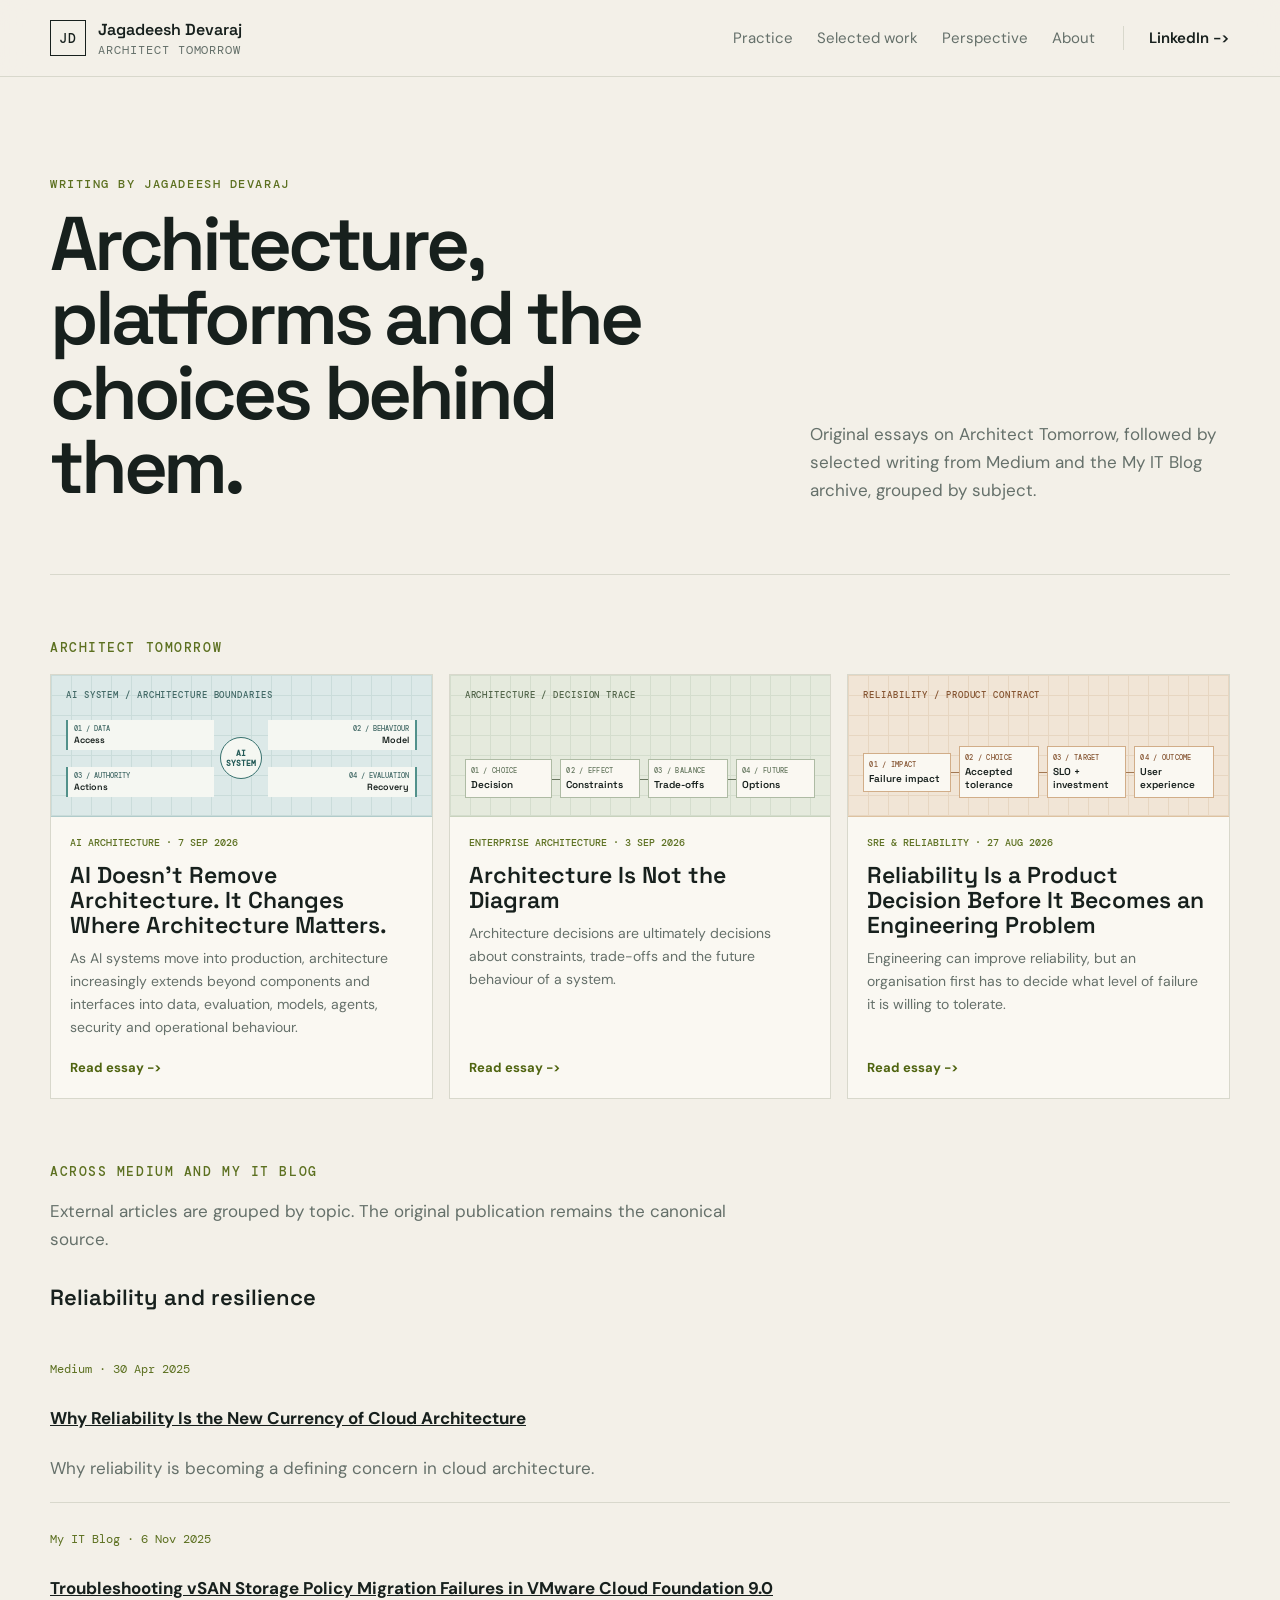
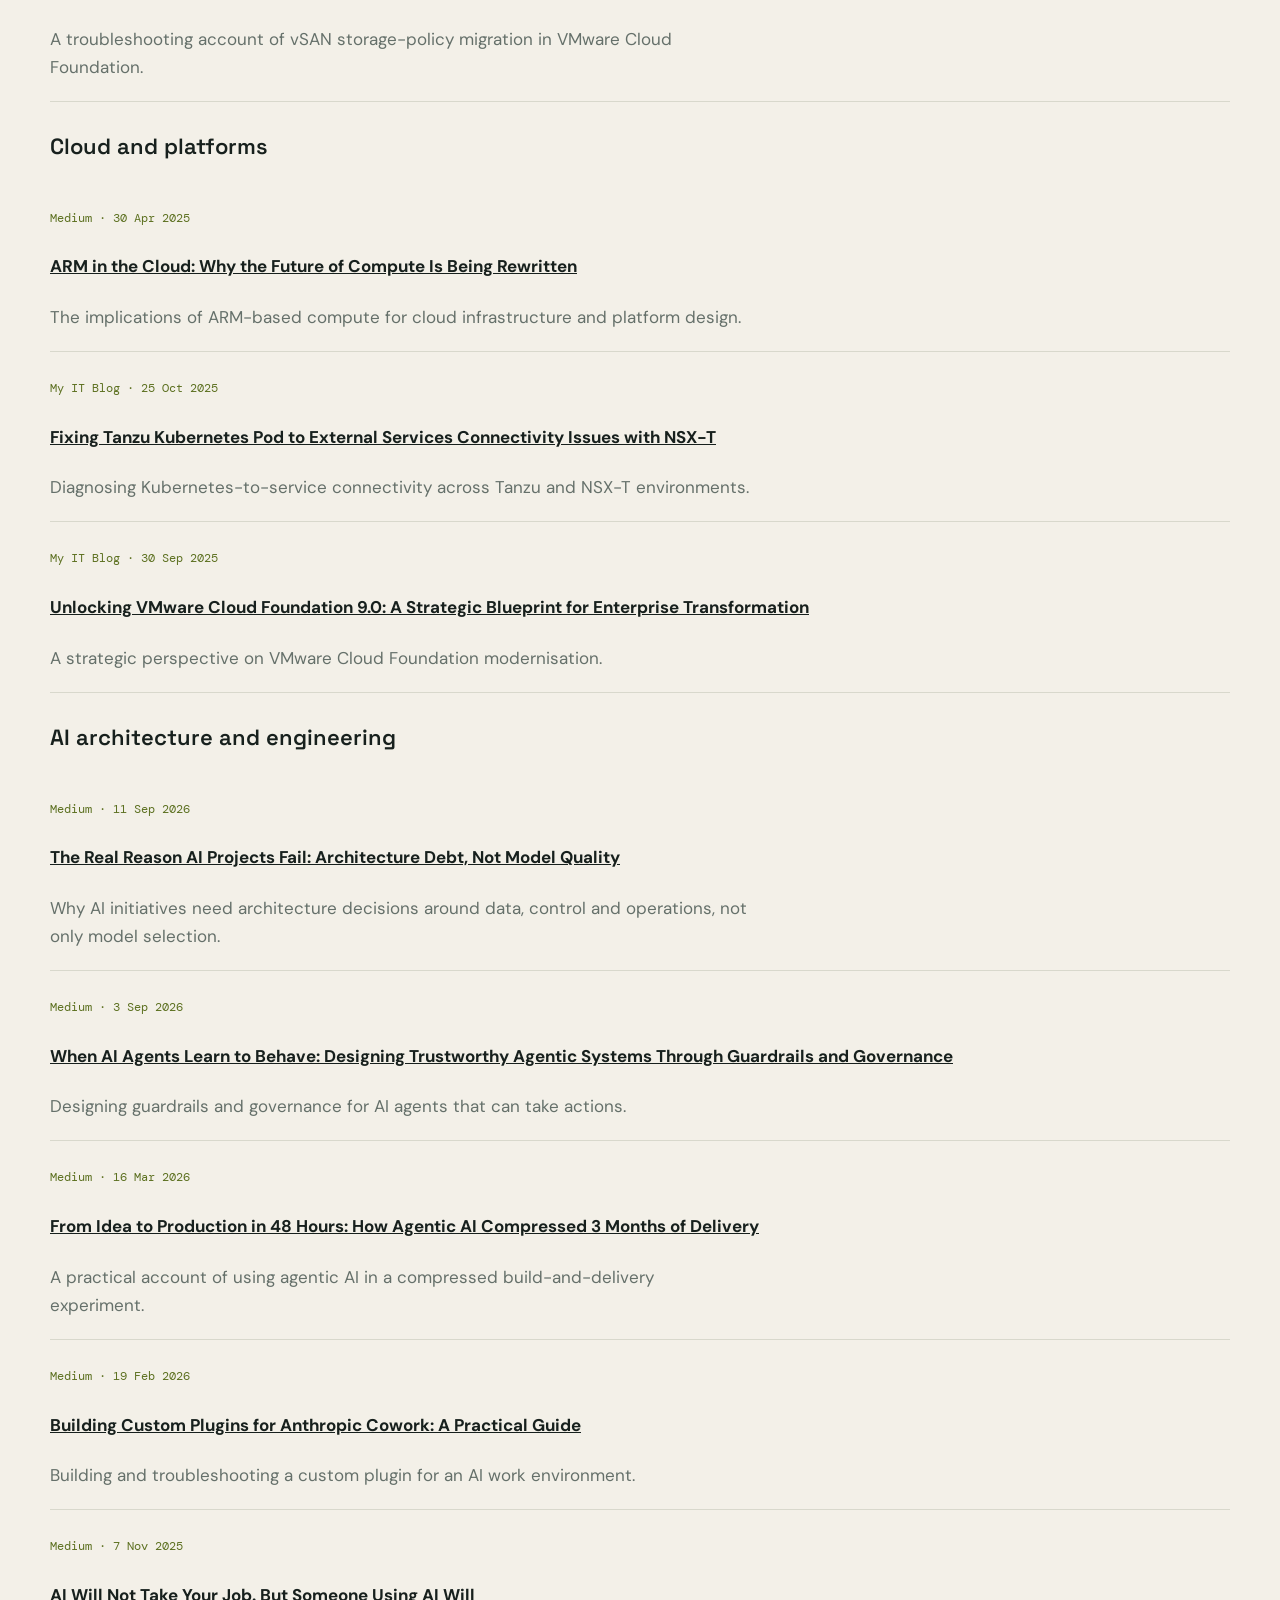
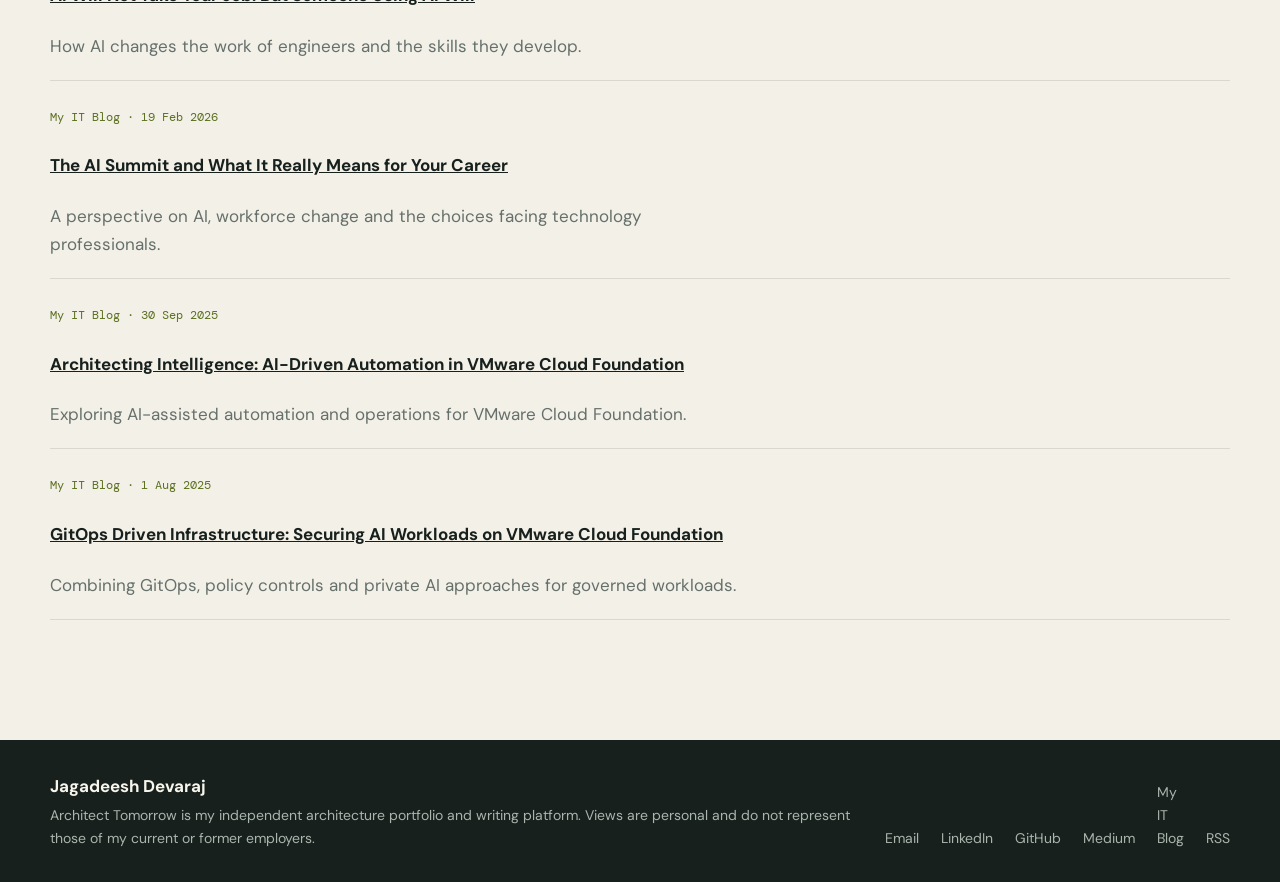
<file: writing/index.html>
<!doctype html>
<html lang="en">
<head>
<meta charset="utf-8">
<meta name="viewport" content="width=device-width, initial-scale=1">
<title>Writing | Architect Tomorrow</title>
<meta name="description" content="Articles on enterprise architecture, engineering, reliability, cloud and AI by Jagadeesh Devaraj.">
<meta name="author" content="Jagadeesh Devaraj">
<meta name="theme-color" content="#f3f0e8">
<link rel="canonical" href="https://rdjagadeesh.github.io/ArchitectTomorrow/writing/">
<link rel="icon" type="image/svg+xml" href="../assets/favicon.svg">
<link rel="alternate" type="application/rss+xml" title="Architect Tomorrow" href="../feed.xml">
<meta property="og:site_name" content="Architect Tomorrow">
<meta property="og:type" content="website">
<meta property="og:title" content="Writing | Architect Tomorrow">
<meta property="og:description" content="Articles on enterprise architecture, engineering, reliability, cloud and AI by Jagadeesh Devaraj.">
<meta property="og:url" content="https://rdjagadeesh.github.io/ArchitectTomorrow/writing/">
<meta name="twitter:card" content="summary">
<meta name="twitter:title" content="Writing | Architect Tomorrow">
<meta name="twitter:description" content="Articles on enterprise architecture, engineering, reliability, cloud and AI by Jagadeesh Devaraj.">
<link rel="stylesheet" href="../assets/css/site.css">
<link rel="stylesheet" href="../assets/css/portfolio.css">
<script type="application/ld+json">{"@context": "https://schema.org", "@type": "Person", "name": "Jagadeesh Devaraj", "jobTitle": "Enterprise Architect", "url": "https://rdjagadeesh.github.io/ArchitectTomorrow/", "sameAs": ["https://www.linkedin.com/in/rdjagadeesh/", "https://github.com/rdjagadeesh", "https://medium.com/@rdjagadeesh", "https://www.myitblog.in/"]}</script>
</head>
<body>
<a class="skip-link" href="#content">Skip to content</a>
<header class="site-header"><div class="wrap header-inner"><a class="brand" href="../"><span class="brand-mark" aria-hidden="true">JD</span><span><strong>Jagadeesh Devaraj</strong><small>Architect Tomorrow</small></span></a><nav aria-label="Primary"><a href="../#practice">Practice</a><a href="../#selected-work">Selected work</a><a href="../#perspective">Perspective</a><a href="../about/">About</a></nav><a class="header-archive" href="https://www.linkedin.com/in/rdjagadeesh/" target="_blank" rel="noopener noreferrer">LinkedIn <span aria-hidden="true">-&gt;</span></a></div></header>
<main id="content"><section class="archive wrap">
	<header class="archive-intro">
		<div><div class="section-label">WRITING BY JAGADEESH DEVARAJ</div><h1>Architecture, platforms and the choices behind them.</h1></div>
		<p>Original essays on Architect Tomorrow, followed by selected writing from Medium and the My IT Blog archive, grouped by subject.</p>
	</header>
	<section class="archive-block"><h2 class="archive-heading">Architect Tomorrow</h2><div class="essay-index-grid"><a class="essay-index-card" href="ai-doesnt-remove-architecture/"><div class="essay-card-graphic graphic-boundaries" aria-hidden="true"><div class="graphic-label">AI SYSTEM / ARCHITECTURE BOUNDARIES</div><div class="boundary-map"><div class="boundary-core">AI<br>SYSTEM</div><div class="boundary-grid"><span class="boundary-node"><small>01 / DATA</small><strong>Access</strong></span><span class="boundary-node"><small>02 / BEHAVIOUR</small><strong>Model</strong></span><span class="boundary-node"><small>03 / AUTHORITY</small><strong>Actions</strong></span><span class="boundary-node"><small>04 / EVALUATION</small><strong>Recovery</strong></span></div></div></div><div class="essay-index-copy"><span>AI Architecture · 7 Sep 2026</span><h3>AI Doesn&#x27;t Remove Architecture. It Changes Where Architecture Matters.</h3><p>As AI systems move into production, architecture increasingly extends beyond components and interfaces into data, evaluation, models, agents, security and operational behaviour.</p><strong>Read essay <span aria-hidden="true">-&gt;</span></strong></div></a><a class="essay-index-card" href="architecture-is-not-the-diagram/"><div class="essay-card-graphic graphic-decisions" aria-hidden="true"><div class="graphic-label">ARCHITECTURE / DECISION TRACE</div><div class="decision-track"><span class="decision-node"><small>01 / CHOICE</small><strong>Decision</strong></span><span class="decision-node"><small>02 / EFFECT</small><strong>Constraints</strong></span><span class="decision-node"><small>03 / BALANCE</small><strong>Trade-offs</strong></span><span class="decision-node"><small>04 / FUTURE</small><strong>Options</strong></span></div></div><div class="essay-index-copy"><span>Enterprise Architecture · 3 Sep 2026</span><h3>Architecture Is Not the Diagram</h3><p>Architecture decisions are ultimately decisions about constraints, trade-offs and the future behaviour of a system.</p><strong>Read essay <span aria-hidden="true">-&gt;</span></strong></div></a><a class="essay-index-card" href="reliability-is-a-product-decision/"><div class="essay-card-graphic graphic-reliability" aria-hidden="true"><div class="graphic-label">RELIABILITY / PRODUCT CONTRACT</div><div class="decision-track"><span class="decision-node"><small>01 / IMPACT</small><strong>Failure impact</strong></span><span class="decision-node"><small>02 / CHOICE</small><strong>Accepted tolerance</strong></span><span class="decision-node"><small>03 / TARGET</small><strong>SLO + investment</strong></span><span class="decision-node"><small>04 / OUTCOME</small><strong>User experience</strong></span></div></div><div class="essay-index-copy"><span>SRE &amp; Reliability · 27 Aug 2026</span><h3>Reliability Is a Product Decision Before It Becomes an Engineering Problem</h3><p>Engineering can improve reliability, but an organisation first has to decide what level of failure it is willing to tolerate.</p><strong>Read essay <span aria-hidden="true">-&gt;</span></strong></div></a></div></section>
	<section class="archive-block"><h2 class="archive-heading">Across Medium and My IT Blog</h2><p class="archive-note">External articles are grouped by topic. The original publication remains the canonical source.</p><section class="archive-topic"><h3>Reliability and resilience</h3><div class="archive-list"><article class="archive-item"><div><span>Medium · 30 Apr 2025</span><h4><a href="https://medium.com/the-repo/why-reliability-is-the-new-currency-of-cloud-architecture-4d599cafc0f5" target="_blank" rel="noopener noreferrer">Why Reliability Is the New Currency of Cloud Architecture</a></h4><p>Why reliability is becoming a defining concern in cloud architecture.</p></div></article><article class="archive-item"><div><span>My IT Blog · 6 Nov 2025</span><h4><a href="https://www.myitblog.in/2025/11/troubleshooting-vsan-storage-policy.html" target="_blank" rel="noopener noreferrer">Troubleshooting vSAN Storage Policy Migration Failures in VMware Cloud Foundation 9.0</a></h4><p>A troubleshooting account of vSAN storage-policy migration in VMware Cloud Foundation.</p></div></article></div></section><section class="archive-topic"><h3>Cloud and platforms</h3><div class="archive-list"><article class="archive-item"><div><span>Medium · 30 Apr 2025</span><h4><a href="https://medium.com/the-repo/arm-in-the-cloud-why-the-future-of-compute-is-being-rewritten-9b7c4f49d495" target="_blank" rel="noopener noreferrer">ARM in the Cloud: Why the Future of Compute Is Being Rewritten</a></h4><p>The implications of ARM-based compute for cloud infrastructure and platform design.</p></div></article><article class="archive-item"><div><span>My IT Blog · 25 Oct 2025</span><h4><a href="https://www.myitblog.in/2025/10/fixing-tanzu-kubernetes-pod-to-external.html" target="_blank" rel="noopener noreferrer">Fixing Tanzu Kubernetes Pod to External Services Connectivity Issues with NSX-T</a></h4><p>Diagnosing Kubernetes-to-service connectivity across Tanzu and NSX-T environments.</p></div></article><article class="archive-item"><div><span>My IT Blog · 30 Sep 2025</span><h4><a href="https://www.myitblog.in/2025/09/unlocking-vmware-cloud-foundation-90.html" target="_blank" rel="noopener noreferrer">Unlocking VMware Cloud Foundation 9.0: A Strategic Blueprint for Enterprise Transformation</a></h4><p>A strategic perspective on VMware Cloud Foundation modernisation.</p></div></article></div></section><section class="archive-topic"><h3>AI architecture and engineering</h3><div class="archive-list"><article class="archive-item"><div><span>Medium · 11 Sep 2026</span><h4><a href="https://medium.com/the-repo/the-real-reason-ai-projects-fail-architecture-debt-not-model-quality-a3d20fb43bcb" target="_blank" rel="noopener noreferrer">The Real Reason AI Projects Fail: Architecture Debt, Not Model Quality</a></h4><p>Why AI initiatives need architecture decisions around data, control and operations, not only model selection.</p></div></article><article class="archive-item"><div><span>Medium · 3 Sep 2026</span><h4><a href="https://medium.com/@rdjagadeesh/when-ai-agents-learn-to-behave-designing-trustworthy-agentic-systems-through-guardrails-and-9a191e029bfb" target="_blank" rel="noopener noreferrer">When AI Agents Learn to Behave: Designing Trustworthy Agentic Systems Through Guardrails and Governance</a></h4><p>Designing guardrails and governance for AI agents that can take actions.</p></div></article><article class="archive-item"><div><span>Medium · 16 Mar 2026</span><h4><a href="https://medium.com/the-repo/from-idea-to-production-in-48-hours-how-agentic-ai-compressed-3-months-of-delivery-c2c78b14961e" target="_blank" rel="noopener noreferrer">From Idea to Production in 48 Hours: How Agentic AI Compressed 3 Months of Delivery</a></h4><p>A practical account of using agentic AI in a compressed build-and-delivery experiment.</p></div></article><article class="archive-item"><div><span>Medium · 19 Feb 2026</span><h4><a href="https://medium.com/the-repo/building-custom-plugins-for-anthropic-cowork-a-practical-guide-e05152b15935" target="_blank" rel="noopener noreferrer">Building Custom Plugins for Anthropic Cowork: A Practical Guide</a></h4><p>Building and troubleshooting a custom plugin for an AI work environment.</p></div></article><article class="archive-item"><div><span>Medium · 7 Nov 2025</span><h4><a href="https://medium.com/the-repo/ai-will-not-take-your-job-but-someone-using-ai-will-6a1e32b7f787" target="_blank" rel="noopener noreferrer">AI Will Not Take Your Job. But Someone Using AI Will</a></h4><p>How AI changes the work of engineers and the skills they develop.</p></div></article><article class="archive-item"><div><span>My IT Blog · 19 Feb 2026</span><h4><a href="https://www.myitblog.in/2026/02/the-ai-summit-and-what-it-really-means.html" target="_blank" rel="noopener noreferrer">The AI Summit and What It Really Means for Your Career</a></h4><p>A perspective on AI, workforce change and the choices facing technology professionals.</p></div></article><article class="archive-item"><div><span>My IT Blog · 30 Sep 2025</span><h4><a href="https://www.myitblog.in/2025/09/architecting-intelligence-ai-driven.html" target="_blank" rel="noopener noreferrer">Architecting Intelligence: AI-Driven Automation in VMware Cloud Foundation</a></h4><p>Exploring AI-assisted automation and operations for VMware Cloud Foundation.</p></div></article><article class="archive-item"><div><span>My IT Blog · 1 Aug 2025</span><h4><a href="https://www.myitblog.in/2025/08/gitops-driven-infrastructure-securing.html" target="_blank" rel="noopener noreferrer">GitOps Driven Infrastructure: Securing AI Workloads on VMware Cloud Foundation</a></h4><p>Combining GitOps, policy controls and private AI approaches for governed workloads.</p></div></article></div></section></section>
</section>
</main>
<footer class="site-footer"><div class="wrap footer-inner"><div><strong>Jagadeesh Devaraj</strong><span>Architect Tomorrow is my independent architecture portfolio and writing platform. Views are personal and do not represent those of my current or former employers.</span></div><div class="footer-links"><a href="mailto:rdjagadeesh@gmail.com">Email</a><a href="https://www.linkedin.com/in/rdjagadeesh/" target="_blank" rel="noopener noreferrer">LinkedIn</a><a href="https://github.com/rdjagadeesh" target="_blank" rel="noopener noreferrer">GitHub</a><a href="https://medium.com/@rdjagadeesh" target="_blank" rel="noopener noreferrer">Medium</a><a href="https://www.myitblog.in/" target="_blank" rel="noopener noreferrer">My IT Blog</a><a href="../feed.xml">RSS</a></div></div></footer>
</body>
</html>
</file>
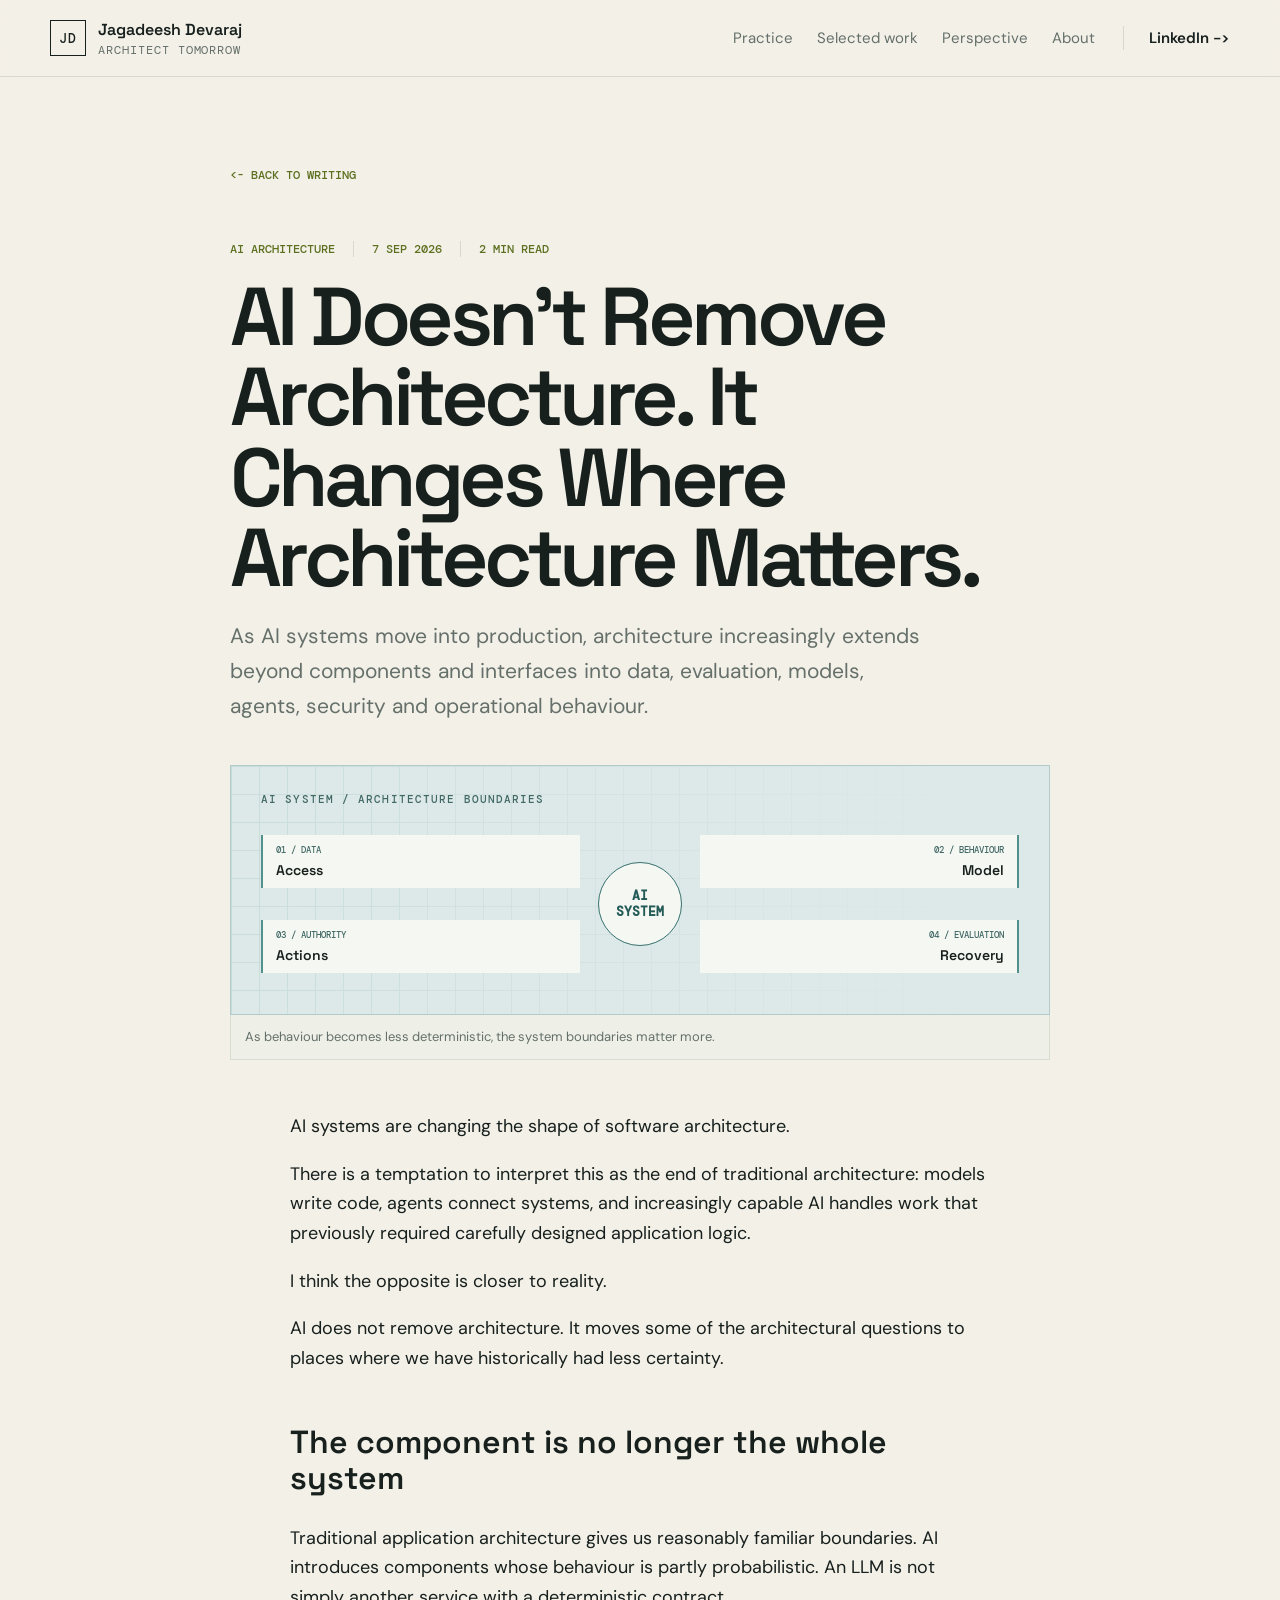
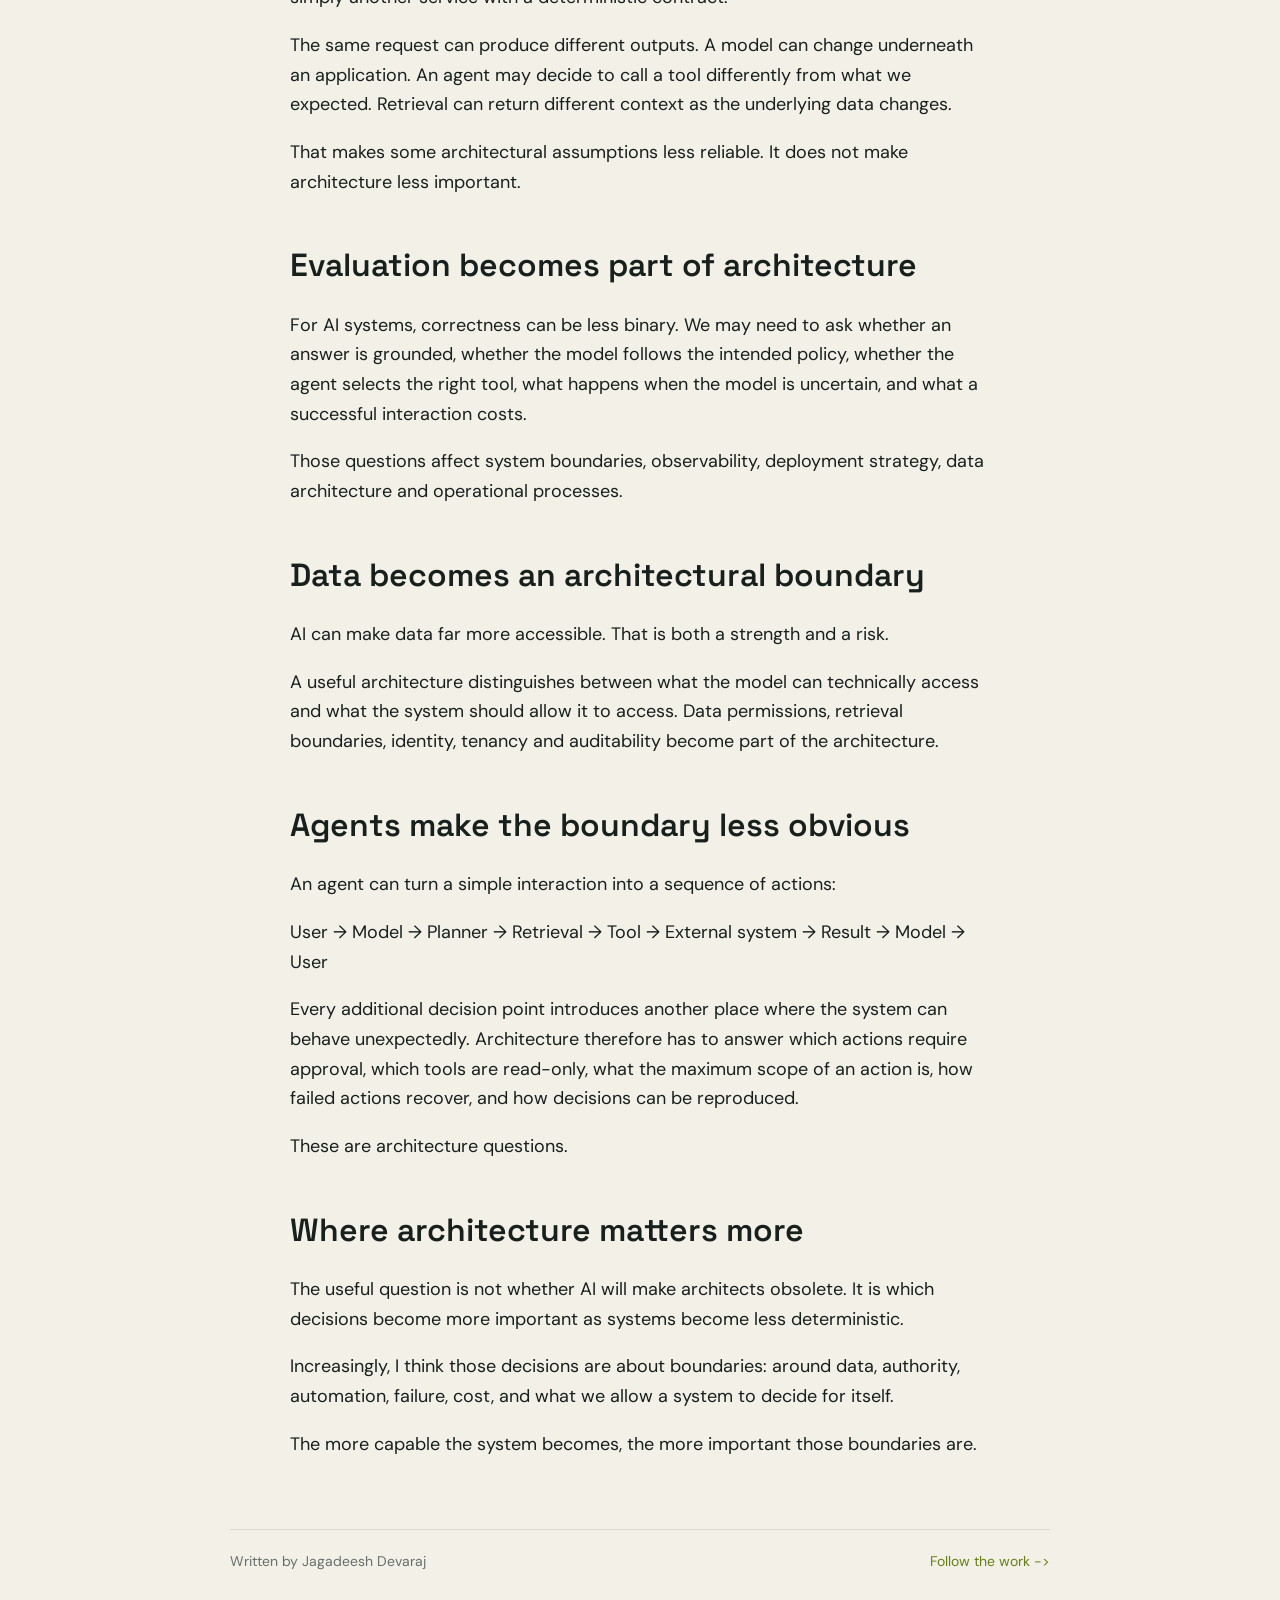
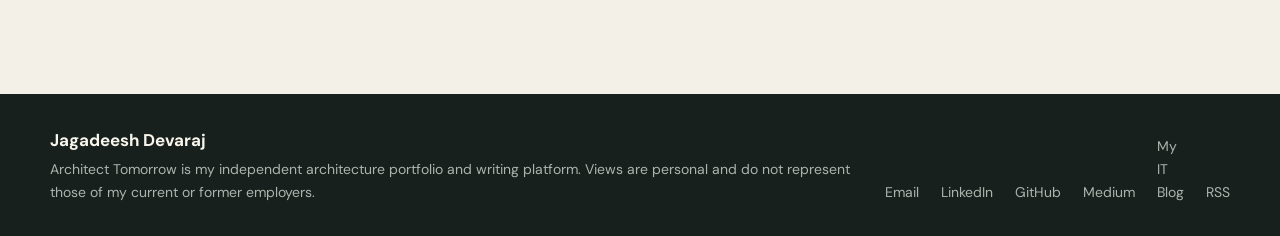
<file: writing/ai-doesnt-remove-architecture/index.html>
<!doctype html>
<html lang="en">
<head>
<meta charset="utf-8">
<meta name="viewport" content="width=device-width, initial-scale=1">
<title>AI Doesn&#x27;t Remove Architecture. It Changes Where Architecture Matters. | Architect Tomorrow</title>
<meta name="description" content="As AI systems move into production, architecture increasingly extends beyond components and interfaces into data, evaluation, models, agents, security and operational behaviour.">
<meta name="author" content="Jagadeesh Devaraj">
<meta name="theme-color" content="#f3f0e8">
<link rel="canonical" href="https://rdjagadeesh.github.io/ArchitectTomorrow/writing/ai-doesnt-remove-architecture/">
<link rel="icon" type="image/svg+xml" href="../../assets/favicon.svg">
<link rel="alternate" type="application/rss+xml" title="Architect Tomorrow" href="../../feed.xml">
<meta property="og:site_name" content="Architect Tomorrow">
<meta property="og:type" content="article">
<meta property="og:title" content="AI Doesn&#x27;t Remove Architecture. It Changes Where Architecture Matters. | Architect Tomorrow">
<meta property="og:description" content="As AI systems move into production, architecture increasingly extends beyond components and interfaces into data, evaluation, models, agents, security and operational behaviour.">
<meta property="og:url" content="https://rdjagadeesh.github.io/ArchitectTomorrow/writing/ai-doesnt-remove-architecture/">
<meta name="twitter:card" content="summary">
<meta name="twitter:title" content="AI Doesn&#x27;t Remove Architecture. It Changes Where Architecture Matters. | Architect Tomorrow">
<meta name="twitter:description" content="As AI systems move into production, architecture increasingly extends beyond components and interfaces into data, evaluation, models, agents, security and operational behaviour.">
<link rel="stylesheet" href="../../assets/css/site.css">
<link rel="stylesheet" href="../../assets/css/portfolio.css">
<script type="application/ld+json">{"@context": "https://schema.org", "@type": "Article", "headline": "AI Doesn't Remove Architecture. It Changes Where Architecture Matters.", "description": "As AI systems move into production, architecture increasingly extends beyond components and interfaces into data, evaluation, models, agents, security and operational behaviour.", "datePublished": "2026-09-07", "author": {"@type": "Person", "name": "Jagadeesh Devaraj", "url": "https://rdjagadeesh.github.io/ArchitectTomorrow/"}, "mainEntityOfPage": "https://rdjagadeesh.github.io/ArchitectTomorrow/writing/ai-doesnt-remove-architecture/"}</script>
</head>
<body>
<a class="skip-link" href="#content">Skip to content</a>
<header class="site-header"><div class="wrap header-inner"><a class="brand" href="../../"><span class="brand-mark" aria-hidden="true">JD</span><span><strong>Jagadeesh Devaraj</strong><small>Architect Tomorrow</small></span></a><nav aria-label="Primary"><a href="../../#practice">Practice</a><a href="../../#selected-work">Selected work</a><a href="../../#perspective">Perspective</a><a href="../../about/">About</a></nav><a class="header-archive" href="https://www.linkedin.com/in/rdjagadeesh/" target="_blank" rel="noopener noreferrer">LinkedIn <span aria-hidden="true">-&gt;</span></a></div></header>
<main id="content"><article class="post-page wrap-narrow"><a class="back-link" href="../../writing/">&lt;- Back to writing</a><div class="post-meta"><span>AI Architecture</span><span>7 Sep 2026</span><span>2 min read</span></div><h1>AI Doesn&#x27;t Remove Architecture. It Changes Where Architecture Matters.</h1><p class="post-dek">As AI systems move into production, architecture increasingly extends beyond components and interfaces into data, evaluation, models, agents, security and operational behaviour.</p><figure class="essay-figure"><div class="essay-graphic graphic-boundaries" role="img" aria-label="AI architecture makes data, behaviour, authority and evaluation explicit."><div class="graphic-label">AI SYSTEM / ARCHITECTURE BOUNDARIES</div><div class="boundary-map"><div class="boundary-core">AI<br>SYSTEM</div><div class="boundary-grid"><span class="boundary-node"><small>01 / DATA</small><strong>Access</strong></span><span class="boundary-node"><small>02 / BEHAVIOUR</small><strong>Model</strong></span><span class="boundary-node"><small>03 / AUTHORITY</small><strong>Actions</strong></span><span class="boundary-node"><small>04 / EVALUATION</small><strong>Recovery</strong></span></div></div></div><figcaption>As behaviour becomes less deterministic, the system boundaries matter more.</figcaption></figure><div class="post-body"><p>AI systems are changing the shape of software architecture.</p>
<p>There is a temptation to interpret this as the end of traditional architecture: models write code, agents connect systems, and increasingly capable AI handles work that previously required carefully designed application logic.</p>
<p>I think the opposite is closer to reality.</p>
<p>AI does not remove architecture. It moves some of the architectural questions to places where we have historically had less certainty.</p>
<h2 id="the-component-is-no-longer-the-whole-system">The component is no longer the whole system</h2>
<p>Traditional application architecture gives us reasonably familiar boundaries. AI introduces components whose behaviour is partly probabilistic. An LLM is not simply another service with a deterministic contract.</p>
<p>The same request can produce different outputs. A model can change underneath an application. An agent may decide to call a tool differently from what we expected. Retrieval can return different context as the underlying data changes.</p>
<p>That makes some architectural assumptions less reliable. It does not make architecture less important.</p>
<h2 id="evaluation-becomes-part-of-architecture">Evaluation becomes part of architecture</h2>
<p>For AI systems, correctness can be less binary. We may need to ask whether an answer is grounded, whether the model follows the intended policy, whether the agent selects the right tool, what happens when the model is uncertain, and what a successful interaction costs.</p>
<p>Those questions affect system boundaries, observability, deployment strategy, data architecture and operational processes.</p>
<h2 id="data-becomes-an-architectural-boundary">Data becomes an architectural boundary</h2>
<p>AI can make data far more accessible. That is both a strength and a risk.</p>
<p>A useful architecture distinguishes between what the model can technically access and what the system should allow it to access. Data permissions, retrieval boundaries, identity, tenancy and auditability become part of the architecture.</p>
<h2 id="agents-make-the-boundary-less-obvious">Agents make the boundary less obvious</h2>
<p>An agent can turn a simple interaction into a sequence of actions:</p>
<p>User → Model → Planner → Retrieval → Tool → External system → Result → Model → User</p>
<p>Every additional decision point introduces another place where the system can behave unexpectedly. Architecture therefore has to answer which actions require approval, which tools are read-only, what the maximum scope of an action is, how failed actions recover, and how decisions can be reproduced.</p>
<p>These are architecture questions.</p>
<h2 id="where-architecture-matters-more">Where architecture matters more</h2>
<p>The useful question is not whether AI will make architects obsolete. It is which decisions become more important as systems become less deterministic.</p>
<p>Increasingly, I think those decisions are about boundaries: around data, authority, automation, failure, cost, and what we allow a system to decide for itself.</p>
<p>The more capable the system becomes, the more important those boundaries are.</p></div><div class="post-source"><span>Written by Jagadeesh Devaraj</span><a href="https://www.linkedin.com/in/rdjagadeesh/" target="_blank" rel="noopener noreferrer">Follow the work <span aria-hidden="true">-&gt;</span></a></div></article>
</main>
<footer class="site-footer"><div class="wrap footer-inner"><div><strong>Jagadeesh Devaraj</strong><span>Architect Tomorrow is my independent architecture portfolio and writing platform. Views are personal and do not represent those of my current or former employers.</span></div><div class="footer-links"><a href="mailto:rdjagadeesh@gmail.com">Email</a><a href="https://www.linkedin.com/in/rdjagadeesh/" target="_blank" rel="noopener noreferrer">LinkedIn</a><a href="https://github.com/rdjagadeesh" target="_blank" rel="noopener noreferrer">GitHub</a><a href="https://medium.com/@rdjagadeesh" target="_blank" rel="noopener noreferrer">Medium</a><a href="https://www.myitblog.in/" target="_blank" rel="noopener noreferrer">My IT Blog</a><a href="../../feed.xml">RSS</a></div></div></footer>
</body>
</html>
</file>
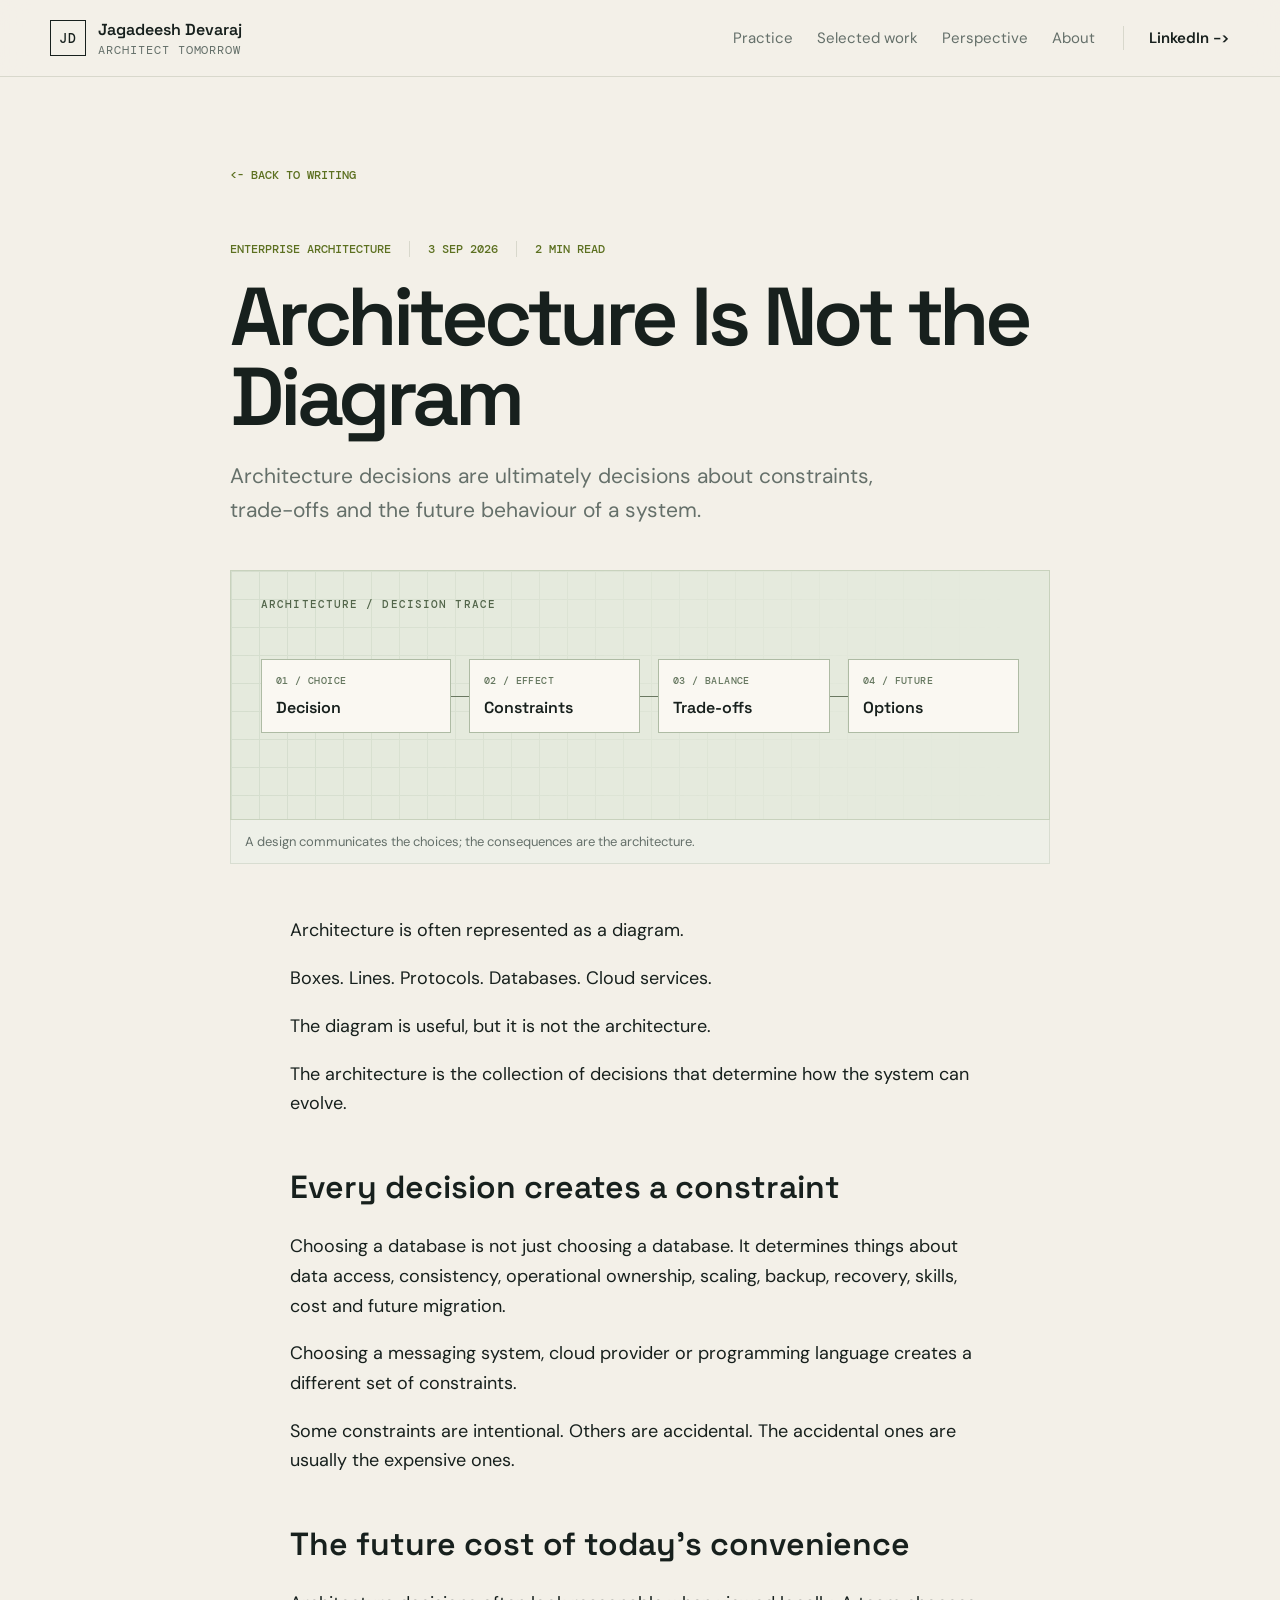
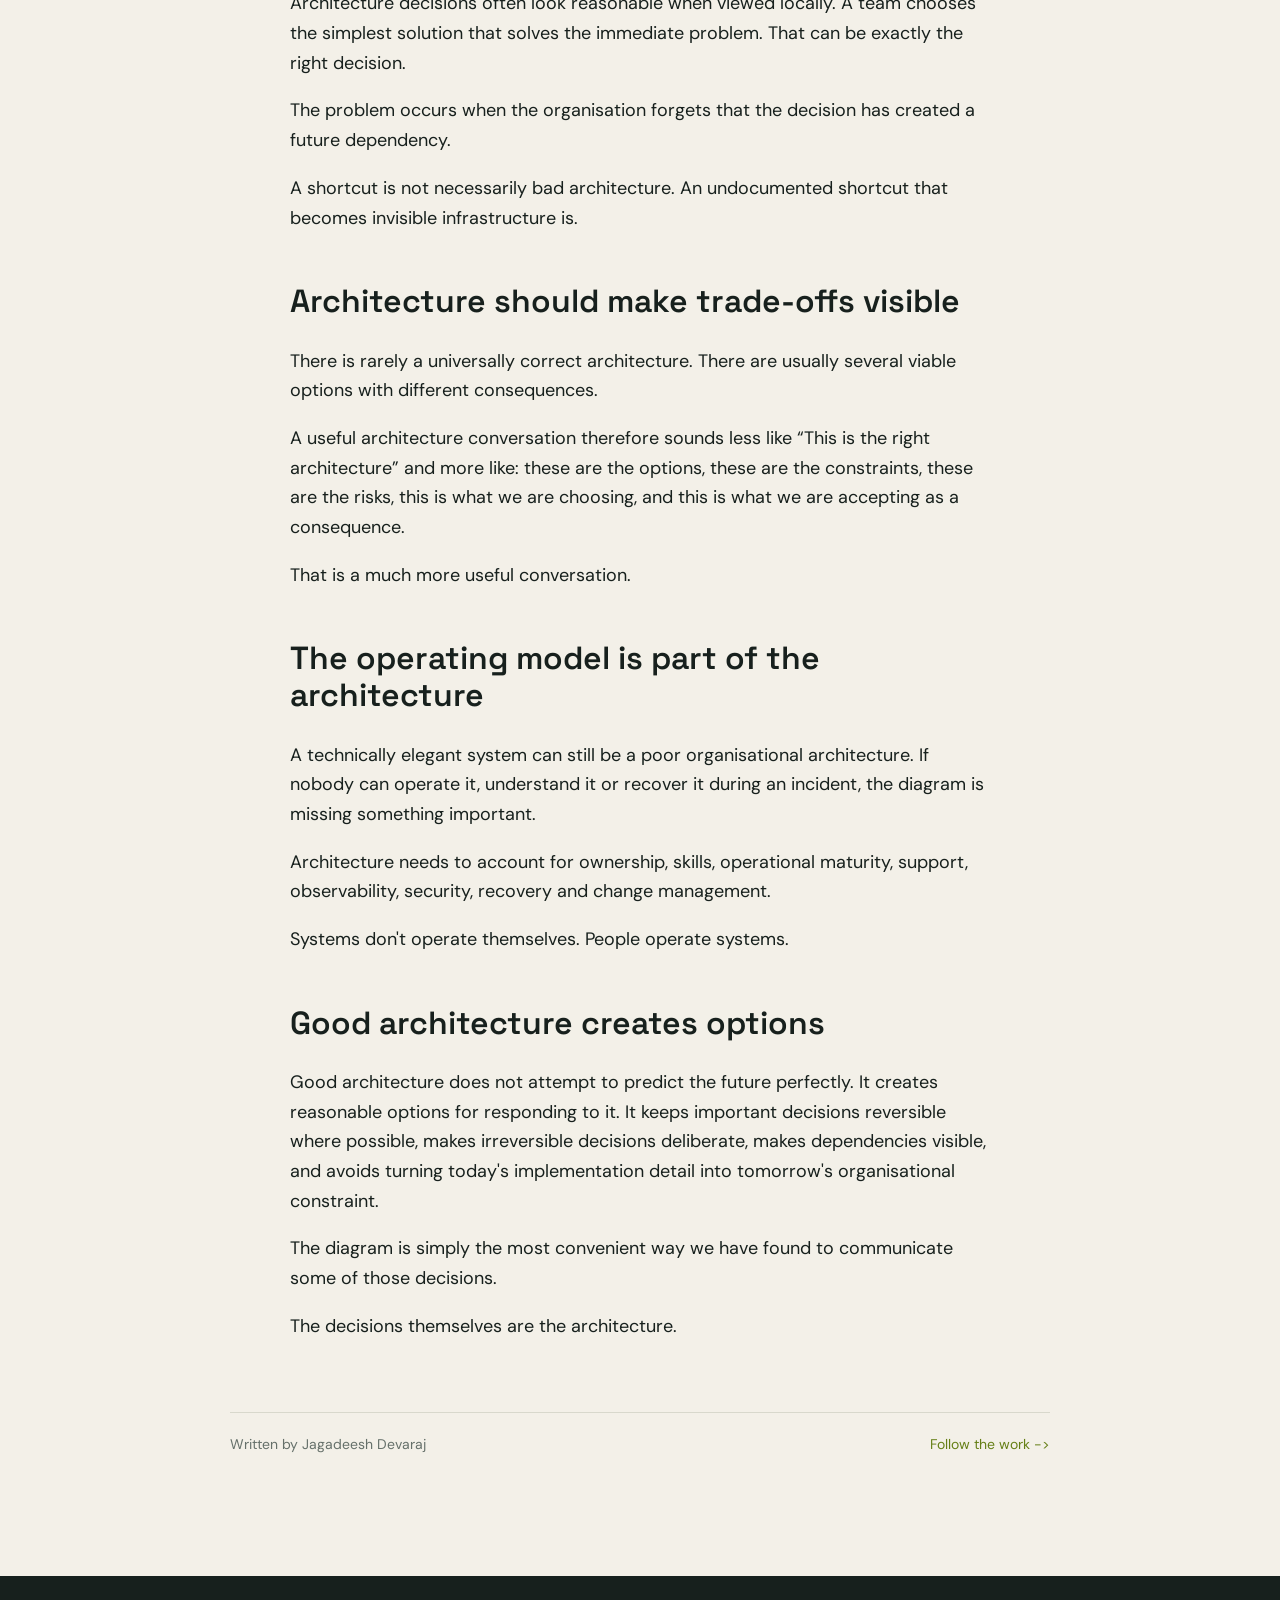
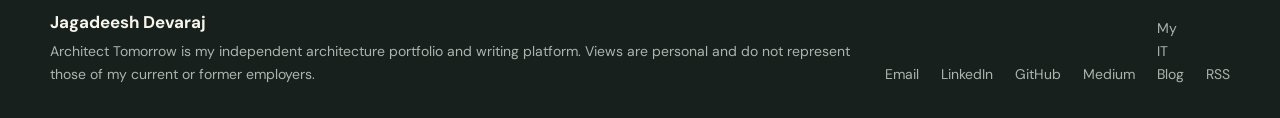
<file: writing/architecture-is-not-the-diagram/index.html>
<!doctype html>
<html lang="en">
<head>
<meta charset="utf-8">
<meta name="viewport" content="width=device-width, initial-scale=1">
<title>Architecture Is Not the Diagram | Architect Tomorrow</title>
<meta name="description" content="Architecture decisions are ultimately decisions about constraints, trade-offs and the future behaviour of a system.">
<meta name="author" content="Jagadeesh Devaraj">
<meta name="theme-color" content="#f3f0e8">
<link rel="canonical" href="https://rdjagadeesh.github.io/ArchitectTomorrow/writing/architecture-is-not-the-diagram/">
<link rel="icon" type="image/svg+xml" href="../../assets/favicon.svg">
<link rel="alternate" type="application/rss+xml" title="Architect Tomorrow" href="../../feed.xml">
<meta property="og:site_name" content="Architect Tomorrow">
<meta property="og:type" content="article">
<meta property="og:title" content="Architecture Is Not the Diagram | Architect Tomorrow">
<meta property="og:description" content="Architecture decisions are ultimately decisions about constraints, trade-offs and the future behaviour of a system.">
<meta property="og:url" content="https://rdjagadeesh.github.io/ArchitectTomorrow/writing/architecture-is-not-the-diagram/">
<meta name="twitter:card" content="summary">
<meta name="twitter:title" content="Architecture Is Not the Diagram | Architect Tomorrow">
<meta name="twitter:description" content="Architecture decisions are ultimately decisions about constraints, trade-offs and the future behaviour of a system.">
<link rel="stylesheet" href="../../assets/css/site.css">
<link rel="stylesheet" href="../../assets/css/portfolio.css">
<script type="application/ld+json">{"@context": "https://schema.org", "@type": "Article", "headline": "Architecture Is Not the Diagram", "description": "Architecture decisions are ultimately decisions about constraints, trade-offs and the future behaviour of a system.", "datePublished": "2026-09-03", "author": {"@type": "Person", "name": "Jagadeesh Devaraj", "url": "https://rdjagadeesh.github.io/ArchitectTomorrow/"}, "mainEntityOfPage": "https://rdjagadeesh.github.io/ArchitectTomorrow/writing/architecture-is-not-the-diagram/"}</script>
</head>
<body>
<a class="skip-link" href="#content">Skip to content</a>
<header class="site-header"><div class="wrap header-inner"><a class="brand" href="../../"><span class="brand-mark" aria-hidden="true">JD</span><span><strong>Jagadeesh Devaraj</strong><small>Architect Tomorrow</small></span></a><nav aria-label="Primary"><a href="../../#practice">Practice</a><a href="../../#selected-work">Selected work</a><a href="../../#perspective">Perspective</a><a href="../../about/">About</a></nav><a class="header-archive" href="https://www.linkedin.com/in/rdjagadeesh/" target="_blank" rel="noopener noreferrer">LinkedIn <span aria-hidden="true">-&gt;</span></a></div></header>
<main id="content"><article class="post-page wrap-narrow"><a class="back-link" href="../../writing/">&lt;- Back to writing</a><div class="post-meta"><span>Enterprise Architecture</span><span>3 Sep 2026</span><span>2 min read</span></div><h1>Architecture Is Not the Diagram</h1><p class="post-dek">Architecture decisions are ultimately decisions about constraints, trade-offs and the future behaviour of a system.</p><figure class="essay-figure"><div class="essay-graphic graphic-decisions" role="img" aria-label="One decision shapes constraints, trade-offs and future options."><div class="graphic-label">ARCHITECTURE / DECISION TRACE</div><div class="decision-track"><span class="decision-node"><small>01 / CHOICE</small><strong>Decision</strong></span><span class="decision-node"><small>02 / EFFECT</small><strong>Constraints</strong></span><span class="decision-node"><small>03 / BALANCE</small><strong>Trade-offs</strong></span><span class="decision-node"><small>04 / FUTURE</small><strong>Options</strong></span></div></div><figcaption>A design communicates the choices; the consequences are the architecture.</figcaption></figure><div class="post-body"><p>Architecture is often represented as a diagram.</p>
<p>Boxes. Lines. Protocols. Databases. Cloud services.</p>
<p>The diagram is useful, but it is not the architecture.</p>
<p>The architecture is the collection of decisions that determine how the system can evolve.</p>
<h2 id="every-decision-creates-a-constraint">Every decision creates a constraint</h2>
<p>Choosing a database is not just choosing a database. It determines things about data access, consistency, operational ownership, scaling, backup, recovery, skills, cost and future migration.</p>
<p>Choosing a messaging system, cloud provider or programming language creates a different set of constraints.</p>
<p>Some constraints are intentional. Others are accidental. The accidental ones are usually the expensive ones.</p>
<h2 id="the-future-cost-of-todays-convenience">The future cost of today's convenience</h2>
<p>Architecture decisions often look reasonable when viewed locally. A team chooses the simplest solution that solves the immediate problem. That can be exactly the right decision.</p>
<p>The problem occurs when the organisation forgets that the decision has created a future dependency.</p>
<p>A shortcut is not necessarily bad architecture. An undocumented shortcut that becomes invisible infrastructure is.</p>
<h2 id="architecture-should-make-trade-offs-visible">Architecture should make trade-offs visible</h2>
<p>There is rarely a universally correct architecture. There are usually several viable options with different consequences.</p>
<p>A useful architecture conversation therefore sounds less like “This is the right architecture” and more like: these are the options, these are the constraints, these are the risks, this is what we are choosing, and this is what we are accepting as a consequence.</p>
<p>That is a much more useful conversation.</p>
<h2 id="the-operating-model-is-part-of-the-architecture">The operating model is part of the architecture</h2>
<p>A technically elegant system can still be a poor organisational architecture. If nobody can operate it, understand it or recover it during an incident, the diagram is missing something important.</p>
<p>Architecture needs to account for ownership, skills, operational maturity, support, observability, security, recovery and change management.</p>
<p>Systems don't operate themselves. People operate systems.</p>
<h2 id="good-architecture-creates-options">Good architecture creates options</h2>
<p>Good architecture does not attempt to predict the future perfectly. It creates reasonable options for responding to it. It keeps important decisions reversible where possible, makes irreversible decisions deliberate, makes dependencies visible, and avoids turning today's implementation detail into tomorrow's organisational constraint.</p>
<p>The diagram is simply the most convenient way we have found to communicate some of those decisions.</p>
<p>The decisions themselves are the architecture.</p></div><div class="post-source"><span>Written by Jagadeesh Devaraj</span><a href="https://www.linkedin.com/in/rdjagadeesh/" target="_blank" rel="noopener noreferrer">Follow the work <span aria-hidden="true">-&gt;</span></a></div></article>
</main>
<footer class="site-footer"><div class="wrap footer-inner"><div><strong>Jagadeesh Devaraj</strong><span>Architect Tomorrow is my independent architecture portfolio and writing platform. Views are personal and do not represent those of my current or former employers.</span></div><div class="footer-links"><a href="mailto:rdjagadeesh@gmail.com">Email</a><a href="https://www.linkedin.com/in/rdjagadeesh/" target="_blank" rel="noopener noreferrer">LinkedIn</a><a href="https://github.com/rdjagadeesh" target="_blank" rel="noopener noreferrer">GitHub</a><a href="https://medium.com/@rdjagadeesh" target="_blank" rel="noopener noreferrer">Medium</a><a href="https://www.myitblog.in/" target="_blank" rel="noopener noreferrer">My IT Blog</a><a href="../../feed.xml">RSS</a></div></div></footer>
</body>
</html>
</file>
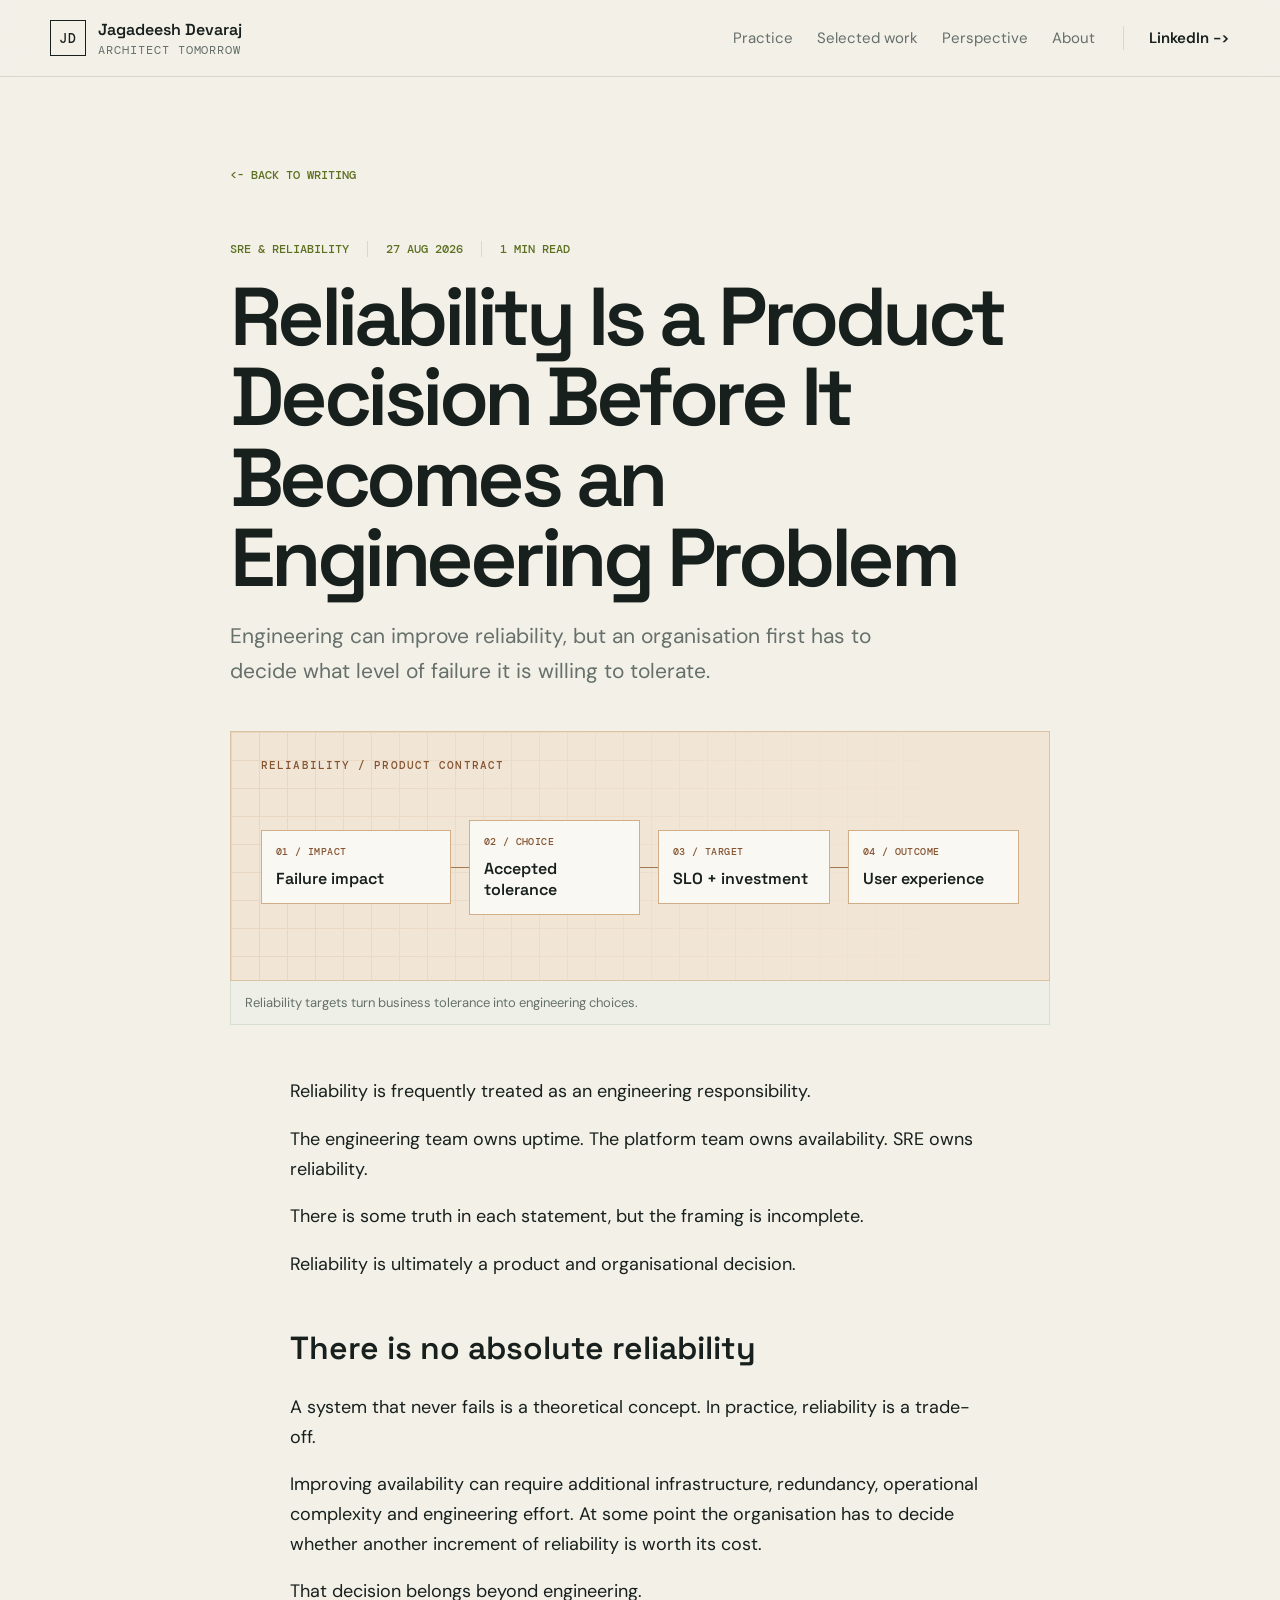
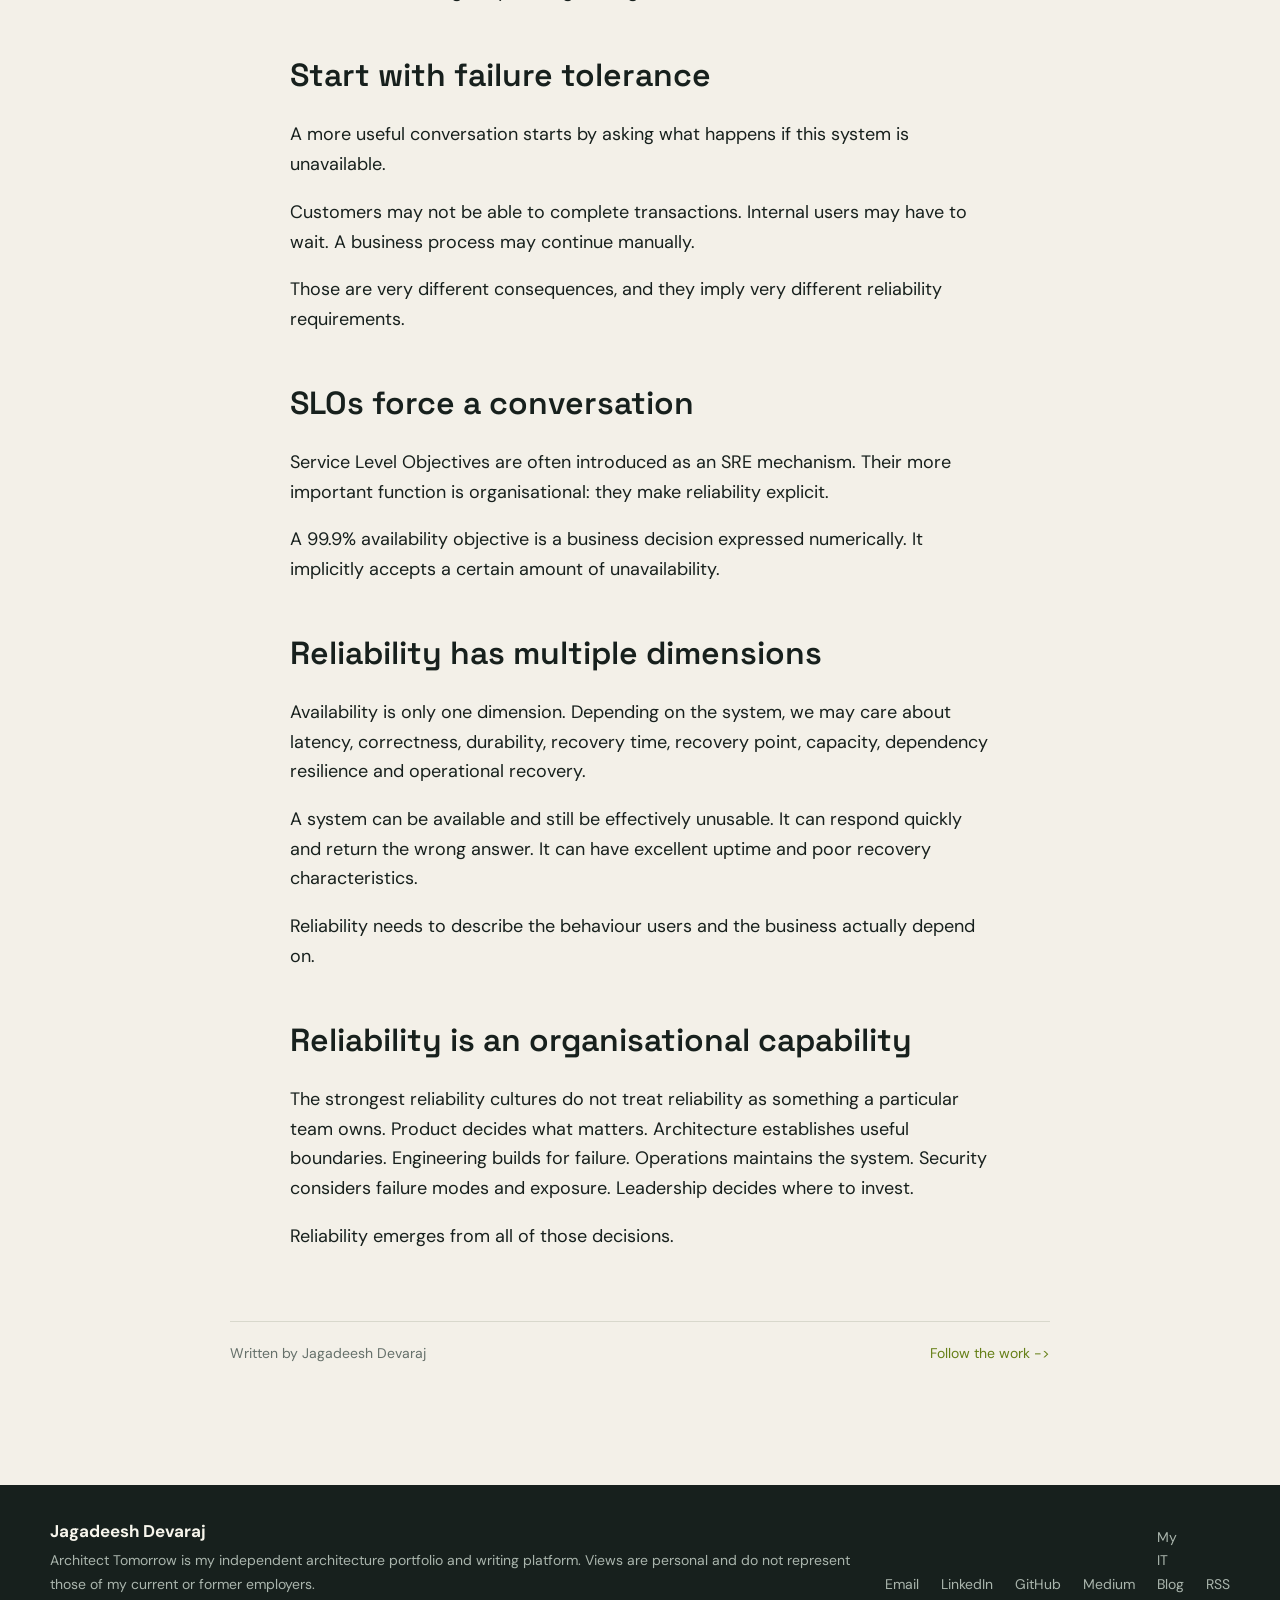
<file: writing/reliability-is-a-product-decision/index.html>
<!doctype html>
<html lang="en">
<head>
<meta charset="utf-8">
<meta name="viewport" content="width=device-width, initial-scale=1">
<title>Reliability Is a Product Decision Before It Becomes an Engineering Problem | Architect Tomorrow</title>
<meta name="description" content="Engineering can improve reliability, but an organisation first has to decide what level of failure it is willing to tolerate.">
<meta name="author" content="Jagadeesh Devaraj">
<meta name="theme-color" content="#f3f0e8">
<link rel="canonical" href="https://rdjagadeesh.github.io/ArchitectTomorrow/writing/reliability-is-a-product-decision/">
<link rel="icon" type="image/svg+xml" href="../../assets/favicon.svg">
<link rel="alternate" type="application/rss+xml" title="Architect Tomorrow" href="../../feed.xml">
<meta property="og:site_name" content="Architect Tomorrow">
<meta property="og:type" content="article">
<meta property="og:title" content="Reliability Is a Product Decision Before It Becomes an Engineering Problem | Architect Tomorrow">
<meta property="og:description" content="Engineering can improve reliability, but an organisation first has to decide what level of failure it is willing to tolerate.">
<meta property="og:url" content="https://rdjagadeesh.github.io/ArchitectTomorrow/writing/reliability-is-a-product-decision/">
<meta name="twitter:card" content="summary">
<meta name="twitter:title" content="Reliability Is a Product Decision Before It Becomes an Engineering Problem | Architect Tomorrow">
<meta name="twitter:description" content="Engineering can improve reliability, but an organisation first has to decide what level of failure it is willing to tolerate.">
<link rel="stylesheet" href="../../assets/css/site.css">
<link rel="stylesheet" href="../../assets/css/portfolio.css">
<script type="application/ld+json">{"@context": "https://schema.org", "@type": "Article", "headline": "Reliability Is a Product Decision Before It Becomes an Engineering Problem", "description": "Engineering can improve reliability, but an organisation first has to decide what level of failure it is willing to tolerate.", "datePublished": "2026-08-27", "author": {"@type": "Person", "name": "Jagadeesh Devaraj", "url": "https://rdjagadeesh.github.io/ArchitectTomorrow/"}, "mainEntityOfPage": "https://rdjagadeesh.github.io/ArchitectTomorrow/writing/reliability-is-a-product-decision/"}</script>
</head>
<body>
<a class="skip-link" href="#content">Skip to content</a>
<header class="site-header"><div class="wrap header-inner"><a class="brand" href="../../"><span class="brand-mark" aria-hidden="true">JD</span><span><strong>Jagadeesh Devaraj</strong><small>Architect Tomorrow</small></span></a><nav aria-label="Primary"><a href="../../#practice">Practice</a><a href="../../#selected-work">Selected work</a><a href="../../#perspective">Perspective</a><a href="../../about/">About</a></nav><a class="header-archive" href="https://www.linkedin.com/in/rdjagadeesh/" target="_blank" rel="noopener noreferrer">LinkedIn <span aria-hidden="true">-&gt;</span></a></div></header>
<main id="content"><article class="post-page wrap-narrow"><a class="back-link" href="../../writing/">&lt;- Back to writing</a><div class="post-meta"><span>SRE &amp; Reliability</span><span>27 Aug 2026</span><span>1 min read</span></div><h1>Reliability Is a Product Decision Before It Becomes an Engineering Problem</h1><p class="post-dek">Engineering can improve reliability, but an organisation first has to decide what level of failure it is willing to tolerate.</p><figure class="essay-figure"><div class="essay-graphic graphic-reliability" role="img" aria-label="Failure impact informs tolerance, investment and user experience."><div class="graphic-label">RELIABILITY / PRODUCT CONTRACT</div><div class="decision-track"><span class="decision-node"><small>01 / IMPACT</small><strong>Failure impact</strong></span><span class="decision-node"><small>02 / CHOICE</small><strong>Accepted tolerance</strong></span><span class="decision-node"><small>03 / TARGET</small><strong>SLO + investment</strong></span><span class="decision-node"><small>04 / OUTCOME</small><strong>User experience</strong></span></div></div><figcaption>Reliability targets turn business tolerance into engineering choices.</figcaption></figure><div class="post-body"><p>Reliability is frequently treated as an engineering responsibility.</p>
<p>The engineering team owns uptime. The platform team owns availability. SRE owns reliability.</p>
<p>There is some truth in each statement, but the framing is incomplete.</p>
<p>Reliability is ultimately a product and organisational decision.</p>
<h2 id="there-is-no-absolute-reliability">There is no absolute reliability</h2>
<p>A system that never fails is a theoretical concept. In practice, reliability is a trade-off.</p>
<p>Improving availability can require additional infrastructure, redundancy, operational complexity and engineering effort. At some point the organisation has to decide whether another increment of reliability is worth its cost.</p>
<p>That decision belongs beyond engineering.</p>
<h2 id="start-with-failure-tolerance">Start with failure tolerance</h2>
<p>A more useful conversation starts by asking what happens if this system is unavailable.</p>
<p>Customers may not be able to complete transactions. Internal users may have to wait. A business process may continue manually.</p>
<p>Those are very different consequences, and they imply very different reliability requirements.</p>
<h2 id="slos-force-a-conversation">SLOs force a conversation</h2>
<p>Service Level Objectives are often introduced as an SRE mechanism. Their more important function is organisational: they make reliability explicit.</p>
<p>A 99.9% availability objective is a business decision expressed numerically. It implicitly accepts a certain amount of unavailability.</p>
<h2 id="reliability-has-multiple-dimensions">Reliability has multiple dimensions</h2>
<p>Availability is only one dimension. Depending on the system, we may care about latency, correctness, durability, recovery time, recovery point, capacity, dependency resilience and operational recovery.</p>
<p>A system can be available and still be effectively unusable. It can respond quickly and return the wrong answer. It can have excellent uptime and poor recovery characteristics.</p>
<p>Reliability needs to describe the behaviour users and the business actually depend on.</p>
<h2 id="reliability-is-an-organisational-capability">Reliability is an organisational capability</h2>
<p>The strongest reliability cultures do not treat reliability as something a particular team owns. Product decides what matters. Architecture establishes useful boundaries. Engineering builds for failure. Operations maintains the system. Security considers failure modes and exposure. Leadership decides where to invest.</p>
<p>Reliability emerges from all of those decisions.</p></div><div class="post-source"><span>Written by Jagadeesh Devaraj</span><a href="https://www.linkedin.com/in/rdjagadeesh/" target="_blank" rel="noopener noreferrer">Follow the work <span aria-hidden="true">-&gt;</span></a></div></article>
</main>
<footer class="site-footer"><div class="wrap footer-inner"><div><strong>Jagadeesh Devaraj</strong><span>Architect Tomorrow is my independent architecture portfolio and writing platform. Views are personal and do not represent those of my current or former employers.</span></div><div class="footer-links"><a href="mailto:rdjagadeesh@gmail.com">Email</a><a href="https://www.linkedin.com/in/rdjagadeesh/" target="_blank" rel="noopener noreferrer">LinkedIn</a><a href="https://github.com/rdjagadeesh" target="_blank" rel="noopener noreferrer">GitHub</a><a href="https://medium.com/@rdjagadeesh" target="_blank" rel="noopener noreferrer">Medium</a><a href="https://www.myitblog.in/" target="_blank" rel="noopener noreferrer">My IT Blog</a><a href="../../feed.xml">RSS</a></div></div></footer>
</body>
</html>
</file>
<file: assets/css/site.css>
@import url('https://fonts.googleapis.com/css2?family=DM+Mono:wght@400;500&family=DM+Sans:wght@400;500;600;700&family=Space+Grotesk:wght@500;600;700&display=swap');
:root{--paper:#f3f0e8;--surface:#faf8f2;--ink:#17201d;--muted:#65706a;--line:#d8d8cc;--dark:#17201d;--dark-muted:#aab5ad;--accent:#c5ee64;--warm:#e5e0d2;--max:1180px}*{box-sizing:border-box}html{scroll-behavior:smooth}body{margin:0;background:var(--paper);color:var(--ink);font:400 17px/1.65 'DM Sans',sans-serif}a{color:inherit}.wrap{width:min(var(--max),calc(100% - 64px));margin:0 auto}.wrap-narrow{width:min(820px,calc(100% - 64px));margin:0 auto}.skip-link{position:absolute;left:-999px;top:auto}.skip-link:focus{left:20px;top:20px;z-index:100;background:var(--accent);padding:10px 14px}.site-header{position:sticky;top:0;z-index:20;background:rgba(243,240,232,.94);border-bottom:1px solid var(--line);backdrop-filter:blur(14px)}.header-inner{min-height:76px;display:flex;align-items:center;gap:28px}.brand{display:flex;align-items:center;gap:12px;text-decoration:none;margin-right:auto}.brand-mark{width:36px;height:36px;display:grid;place-items:center;border:1px solid var(--ink);font:500 13px 'DM Mono',monospace;letter-spacing:.04em}.brand strong,.brand small{display:block}.brand strong{font:600 16px 'Space Grotesk',sans-serif}.brand small{color:var(--muted);font:400 12px 'DM Mono',monospace;letter-spacing:.08em;text-transform:uppercase;margin-top:2px}.site-header nav{display:flex;gap:24px}.site-header nav a,.header-archive{font-size:15px;text-decoration:none}.site-header nav a{color:var(--muted)}.site-header nav a:hover,.header-archive:hover,.footer-links a:hover{color:#6b8c16}.header-archive{border-left:1px solid var(--line);padding-left:25px;font-weight:600}.hero{min-height:650px;display:grid;grid-template-columns:minmax(0,1.1fr) minmax(360px,.9fr);align-items:center;gap:60px;padding-top:72px;padding-bottom:82px}.eyebrow,.section-label,.micro-label,.side-label,.visual-label{font:500 12px/1.3 'DM Mono',monospace;letter-spacing:.13em;text-transform:uppercase}.eyebrow,.section-label{color:#5c7020}.hero h1{max-width:720px;margin:22px 0 20px;font:600 clamp(48px,7vw,92px)/.98 'Space Grotesk',sans-serif;letter-spacing:-.055em}.hero-lead{max-width:650px;margin:0;color:#46524c;font-size:20px;line-height:1.55}.hero-meta{display:flex;flex-wrap:wrap;gap:8px 18px;margin-top:30px;color:var(--muted);font:400 13px 'DM Mono',monospace}.hero-meta span+span{border-left:1px solid var(--line);padding-left:18px}.hero-actions{display:flex;align-items:center;gap:24px;margin-top:36px}.button{display:inline-flex;align-items:center;gap:12px;padding:13px 18px;border:1px solid transparent;text-decoration:none;font-weight:600;font-size:15px}.button-primary{background:var(--accent);color:var(--dark)}.button-primary:hover{background:#d8fa86}.button-light{border-color:#66746b;color:#f7f5ec}.text-link{font-size:15px;font-weight:600;text-decoration:none}.text-link:hover,.inline-link:hover{color:#a9dc41}.hero-visual{position:relative;min-height:390px;background:var(--dark);overflow:hidden;color:var(--accent);border:1px solid var(--dark)}.hero-visual:before,.hero-visual:after{content:'';position:absolute;border:1px solid #405048;border-radius:50%;width:410px;height:410px;left:50%;top:50%;transform:translate(-50%,-50%) rotate(25deg)}.hero-visual:after{width:290px;height:430px;transform:translate(-50%,-50%) rotate(-37deg)}.visual-label{position:absolute;top:25px;left:25px;color:#aab5ad}.visual-core{position:absolute;left:50%;top:50%;transform:translate(-50%,-50%);z-index:2;width:116px;height:116px;border:1px solid var(--accent);display:grid;place-content:center;text-align:center}.visual-core span{font:600 35px 'Space Grotesk',sans-serif}.visual-core small{font:400 12px/1.2 'DM Mono',monospace;color:#cad4cb}.visual-line{position:absolute;background:#64736a;z-index:1}.line-one{height:1px;width:75%;left:12%;top:50%}.line-two{width:1px;height:75%;left:50%;top:12%}.line-three{height:1px;width:54%;left:23%;top:32%;transform:rotate(-26deg)}.visual-node{position:absolute;font:400 12px 'DM Mono',monospace;color:#d6dfd5;z-index:3}.node-one{top:25%;left:10%}.node-two{top:24%;right:10%}.node-three{bottom:25%;left:9%}.node-four{bottom:24%;right:10%}.signal-strip{background:#dfe6d7;border-top:1px solid #cbd4c1;border-bottom:1px solid #cbd4c1}.signal-inner{display:flex;justify-content:space-between;gap:20px;padding:18px 0;color:#47524a;font:400 12px 'DM Mono',monospace;letter-spacing:.08em;text-transform:uppercase}.section{padding:105px 0}.section-tint{background:var(--surface);border-top:1px solid #e5e2d8;border-bottom:1px solid #e5e2d8}.section-dark{background:var(--dark);color:#f4f2e9}.section-head{display:flex;justify-content:space-between;align-items:end;gap:40px;margin-bottom:42px}.section-head h2,.library-preview h2{margin:12px 0 0;font:600 clamp(30px,4vw,52px)/1.02 'Space Grotesk',sans-serif;letter-spacing:-.04em}.section-head>p{max-width:430px;margin:0;color:var(--muted)}.section-dark .section-head>p{color:var(--dark-muted)}.author-layout{display:grid;grid-template-columns:1.1fr .9fr;gap:90px;margin-top:35px}.author-layout h2{font:600 48px/1 'Space Grotesk',sans-serif;letter-spacing:-.04em;margin:0}.author-role{margin:14px 0 28px;color:#5c7020;font:500 13px 'DM Mono',monospace;text-transform:uppercase;letter-spacing:.08em}.author-lead{font-size:21px;max-width:650px}.author-block{border-top:1px solid var(--line);padding:22px 0}.author-block p{max-width:660px;margin:12px 0 0;color:var(--muted)}.micro-label,.side-label{color:#5c7020}.author-links{display:flex;gap:22px;margin-top:20px}.author-links a{font-weight:600;text-decoration:none}.author-links a span{color:#5c7020;padding-left:8px}.author-side{border-left:1px solid var(--line);padding-left:28px}.career-line{display:grid;grid-template-columns:85px 1fr;gap:4px 14px;border-top:1px solid var(--line);padding:17px 0}.career-line span{grid-column:1;color:var(--muted);font:400 12px 'DM Mono',monospace}.career-line strong{font:600 18px 'Space Grotesk',sans-serif}.career-line small{grid-column:2;color:var(--muted);font-size:14px}.feature-grid{display:grid;grid-template-columns:1fr;gap:16px}.feature-card{display:block;padding:34px;background:var(--dark);color:#f7f5ec;text-decoration:none;position:relative}.feature-card:after{content:'->';position:absolute;right:32px;bottom:29px;color:var(--accent);font:24px 'DM Mono',monospace}.feature-card span,.writing-item span,.work-card span{color:#8cae35;font:500 12px 'DM Mono',monospace;letter-spacing:.1em;text-transform:uppercase}.feature-card h3{max-width:760px;margin:20px 70px 15px 0;font:600 clamp(25px,4vw,45px)/1.08 'Space Grotesk',sans-serif;letter-spacing:-.035em}.feature-card p{max-width:680px;margin:0;color:#b5c0b6}.explore-grid{display:grid;grid-template-columns:repeat(3,1fr);gap:1px;background:var(--line);border:1px solid var(--line)}.explore-card{background:var(--paper);padding:28px;min-height:220px}.explore-card span{color:#5c7020;font:500 12px 'DM Mono',monospace}.explore-card h3{margin:45px 0 12px;font:600 25px/1.1 'Space Grotesk',sans-serif}.explore-card p{margin:0;color:var(--muted);font-size:15px}.writing-list{border-top:1px solid #536158}.writing-item{display:grid;grid-template-columns:170px 1fr auto;gap:20px;align-items:center;padding:23px 0;border-bottom:1px solid #536158;text-decoration:none}.writing-item span{color:var(--accent)}.writing-item strong{font:500 22px/1.15 'Space Grotesk',sans-serif}.writing-item p{margin:0;color:var(--dark-muted);font-size:14px;max-width:310px}.section-dark .writing-item:hover strong{color:var(--accent)}.section-action{margin-top:30px}.inline-link{color:var(--accent);text-decoration:none}.work-grid{display:grid;grid-template-columns:repeat(3,1fr);gap:16px}.work-card{display:block;border:1px solid var(--line);padding:25px;text-decoration:none;min-height:230px}.work-card:hover{border-color:#9cb04e;background:var(--surface)}.work-card h3{margin:38px 0 12px;font:600 24px/1.1 'Space Grotesk',sans-serif}.work-card p{margin:0;color:var(--muted);font-size:15px}.work-card small{display:block;margin-top:24px;color:#5c7020;font:500 12px 'DM Mono',monospace}.library-preview{display:grid;grid-template-columns:.7fr 1.3fr;gap:60px}.fieldbook-grid{display:grid;grid-template-columns:1fr 1fr;gap:1px;background:var(--line);border:1px solid var(--line)}.fieldbook-grid div{padding:24px;background:var(--surface)}.fieldbook-grid strong,.fieldbook-grid span{display:block}.fieldbook-grid strong{font:600 17px 'Space Grotesk',sans-serif}.fieldbook-grid span{color:var(--muted);font-size:14px;margin-top:9px}.closing{background:#dfe6d7;padding:90px 0}.closing-inner{display:flex;justify-content:space-between;align-items:end;gap:50px}.closing h2{max-width:700px;margin:15px 0 0;font:600 clamp(30px,4vw,54px)/1.05 'Space Grotesk',sans-serif;letter-spacing:-.045em}.site-footer{background:var(--dark);color:#f7f5ec;padding:32px 0}.footer-inner{display:flex;justify-content:space-between;gap:30px}.footer-inner strong,.footer-inner span{display:block}.footer-inner span{color:var(--dark-muted);font-size:14px;margin-top:4px}.footer-links{display:flex;gap:22px;align-items:end}.footer-links a{color:var(--dark-muted);font-size:14px;text-decoration:none}.archive{padding-top:100px;padding-bottom:120px}.archive-intro{display:grid;grid-template-columns:1fr 420px;gap:70px;align-items:end;padding-bottom:70px;border-bottom:1px solid var(--line)}.archive h1{max-width:760px;margin:14px 0 0;font:600 clamp(45px,6vw,76px)/.98 'Space Grotesk',sans-serif;letter-spacing:-.055em}.archive-intro p{margin:0;color:var(--muted)}.archive-list{margin-top:12px}.archive-item{display:grid;grid-template-columns:1fr 180px;gap:30px;padding:28px 0;border-bottom:1px solid var(--line)}.archive-item h2{margin:8px 0;font:600 28px/1.15 'Space Grotesk',sans-serif}.archive-item h2 a{text-decoration:none}.archive-item h2 a:hover{color:#6b8c16}.archive-item p{max-width:700px;margin:0;color:var(--muted)}.archive-item span{color:#5c7020;font:400 12px 'DM Mono',monospace}.post-page{padding-top:82px;padding-bottom:120px}.back-link{color:#5c7020;font:500 12px 'DM Mono',monospace;text-decoration:none;text-transform:uppercase}.post-meta{display:flex;gap:18px;margin-top:54px;color:#5c7020;font:500 12px 'DM Mono',monospace;text-transform:uppercase}.post-meta span+span{border-left:1px solid var(--line);padding-left:18px}.post-page h1{margin:20px 0;font:600 clamp(46px,7vw,82px)/.98 'Space Grotesk',sans-serif;letter-spacing:-.055em}.post-dek{font-size:21px;color:var(--muted);max-width:700px}.post-body{margin-top:60px;font-size:18px}.post-body h2{margin-top:50px;font:600 32px 'Space Grotesk',sans-serif}.post-body p,.post-body ol,.post-body ul{max-width:700px}.post-body a{color:#657f16}.post-source{display:flex;justify-content:space-between;gap:20px;margin-top:70px;padding-top:20px;border-top:1px solid var(--line);color:var(--muted);font-size:14px}.post-source a{color:#657f16;text-decoration:none}.explore-card{display:block;text-decoration:none}.explore-card:hover{background:var(--surface)}.explore-card em{display:block;margin-top:22px;color:#657f16;font-size:14px;font-style:normal;font-weight:600}.elsewhere-grid{display:grid;grid-template-columns:1fr 1fr;gap:56px}.elsewhere-col h3{margin:0 0 14px;font:600 22px 'Space Grotesk',sans-serif}.ext-item{display:grid;grid-template-columns:92px 1fr;gap:16px;padding:15px 0;border-top:1px solid var(--line);text-decoration:none}.ext-item:hover strong{color:#6b8c16}.ext-item span{padding-top:4px;color:#5c7020;font:400 12px 'DM Mono',monospace}.ext-item strong{font:500 17px/1.3 'Space Grotesk',sans-serif}.elsewhere-col .text-link{display:inline-block;margin-top:14px}.about-page{padding-top:90px;padding-bottom:120px}.about-page h1{margin:14px 0 0;font:600 clamp(45px,6vw,76px)/.98 'Space Grotesk',sans-serif;letter-spacing:-.055em}.about-list{margin:12px 0 0;padding:0;list-style:none}.about-list li{padding:10px 0;border-top:1px solid var(--line);color:var(--muted)}.archive-heading{margin:64px 0 0;color:#5c7020;font:500 13px 'DM Mono',monospace;letter-spacing:.12em;text-transform:uppercase}.archive-heading+.archive-list{margin-top:8px}.archive-page a{color:#657f16}a:focus-visible{outline:2px solid var(--ink);outline-offset:3px}.hero-proof{margin:18px 0 0;color:#47524a;font:500 14px 'DM Mono',monospace}.work-card.static:hover{background:none;border-color:var(--line)}.work-card.static{min-height:0}.career-line p{grid-column:2;margin:8px 0 0;color:var(--muted);font-size:15px}.closing-actions{display:flex;flex-wrap:wrap;gap:14px}.button-outline{border-color:var(--ink);color:var(--ink)}.button-outline:hover{background:var(--ink);color:#f7f5ec}.about-page a{color:#4f6410}@media(prefers-reduced-motion:reduce){html{scroll-behavior:auto}}@media(max-width:820px){.wrap,.wrap-narrow{width:min(100% - 36px,var(--max))}.header-inner{min-height:68px;flex-wrap:wrap;gap:8px 20px;padding:10px 0}.site-header nav{order:3;width:100%;gap:20px;overflow-x:auto}.elsewhere-grid{display:block}.elsewhere-col+.elsewhere-col{margin-top:36px}.ext-item{grid-template-columns:1fr;gap:4px}.header-archive{padding-left:0;border:0}.hero{grid-template-columns:1fr;gap:36px;padding-top:65px}.hero h1{font-size:clamp(48px,14vw,76px)}.hero-visual{min-height:330px}.signal-inner{display:block;padding:14px 0}.signal-inner span{display:block;margin:5px 0}.section{padding:72px 0}.section-head,.author-layout,.library-preview,.archive-intro{display:block}.section-head>p{margin-top:18px}.author-side{border-left:0;border-top:1px solid var(--line);padding:25px 0 0;margin-top:45px}.explore-grid,.work-grid{grid-template-columns:1fr}.writing-item{grid-template-columns:1fr;gap:7px}.writing-item p{max-width:none}.writing-item strong{font-size:20px}.closing-inner{display:block}.closing-inner .button{margin-top:28px}.footer-inner{display:block}.footer-links{margin-top:22px;flex-wrap:wrap}.archive-item{display:block}.archive-item p{margin-top:12px}.post-page h1{font-size:clamp(43px,12vw,68px)}.post-source{display:block}.post-source a{display:block;margin-top:10px}}
</file>
<file: assets/css/portfolio.css>
.practice-grid{display:grid;grid-template-columns:repeat(2,minmax(0,1fr));gap:1px;background:var(--line);border:1px solid var(--line)}
.practice-item{display:grid;grid-template-columns:44px 1fr;gap:16px;padding:26px;background:var(--surface)}
.practice-item>span{color:#5c7020;font:500 12px 'DM Mono',monospace}
.practice-item h3,.work-group h3,.perspective-card h3{margin:0;font:600 23px/1.15 'Space Grotesk',sans-serif}
.practice-item p,.work-group>header p{margin:10px 0 0;color:var(--muted);font-size:15px}
.work-group{display:grid;grid-template-columns:minmax(190px,.7fr) minmax(0,1.3fr);gap:34px;padding:30px 0;border-top:1px solid var(--line)}
.work-group>header{max-width:300px}
.work-group .work-grid{grid-template-columns:repeat(2,minmax(0,1fr));gap:12px}
.work-group .work-card{min-height:0;padding:21px;background:var(--paper)}
.work-group .work-card h4{margin:22px 0 10px;font:600 20px/1.15 'Space Grotesk',sans-serif}
.work-group .work-card p{font-size:14px}
.perspective-grid{display:grid;grid-template-columns:repeat(3,minmax(0,1fr));gap:16px}
.perspective-card{display:flex;flex-direction:column;min-height:260px;padding:24px;border:1px solid var(--line);text-decoration:none;background:var(--surface)}
.perspective-card>span{color:#5c7020;font:500 12px 'DM Mono',monospace;text-transform:uppercase}
.perspective-card h3{margin-top:20px}
.perspective-card p{color:var(--muted);font-size:15px}
.perspective-card strong{margin-top:auto;color:#4f6410;font-size:14px}
.career-grid{display:grid;grid-template-columns:repeat(3,minmax(0,1fr));gap:1px;background:var(--line);border:1px solid var(--line)}
.career-grid .career-line{display:block;padding:22px;background:var(--paper);border:0}
.career-grid .career-line span,.career-grid .career-line strong,.career-grid .career-line small{display:block}
.career-grid .career-line span{margin-bottom:8px}
.career-grid .career-line strong{font-size:20px}
.career-grid .career-line small{margin-top:4px;color:var(--ink);font-size:14px}
.career-grid .career-line p{margin:12px 0 0;color:var(--muted);font-size:14px}
.career-grid-detailed{grid-template-columns:1fr}
.career-grid-detailed .career-line{display:grid;grid-template-columns:100px 160px minmax(180px,250px) 1fr;align-items:start;gap:8px 16px}
.career-grid-detailed .career-line span,.career-grid-detailed .career-line strong,.career-grid-detailed .career-line small{margin:0}
.speaking-row{display:grid;grid-template-columns:190px 1fr;gap:24px;padding:24px 0;border-top:1px solid #536158}
.speaking-row p{margin:0;color:var(--dark-muted)}
.archive-block{margin-top:48px}
.archive-note{max-width:700px;color:var(--muted)}
.archive-topic{margin-top:30px}
.archive-topic h3{font:600 22px 'Space Grotesk',sans-serif}
.archive-topic .archive-list{margin-top:0}
.archive-topic .archive-item{grid-template-columns:1fr;gap:10px;padding:20px 0}
.archive-topic .archive-item h2{font-size:22px}
.archive-topic .archive-item span{font-size:12px}
.about-intro{max-width:850px;padding-bottom:50px}
.about-intro h1{max-width:800px}
.about-intro .author-lead{font-size:20px}
.about-section{padding:50px 0;border-top:1px solid var(--line)}
.about-section>p{max-width:780px;font-size:19px}
.about-section .section-head{margin-bottom:28px}
.credentials-layout{display:grid;grid-template-columns:1fr 1fr;gap:48px}
.education-list{margin-top:24px}
.about-contact{display:grid;grid-template-columns:1fr auto;align-items:center;gap:12px 36px}
.about-contact .author-links{margin:0}
.project-card{min-height:250px}
.project-card h3{margin-top:26px}
.project-card small{margin-top:auto}
.flow-grid{display:grid;grid-template-columns:repeat(4,minmax(0,1fr));border-top:1px solid var(--line);border-bottom:1px solid var(--line)}
.flow-step{position:relative;padding:24px 24px 24px 0}
.flow-step+.flow-step{padding-left:24px;border-left:1px solid var(--line)}
.flow-step>span{color:#5c7020;font:500 12px 'DM Mono',monospace}
.flow-step h3{margin:24px 0 10px;font:600 22px/1.15 'Space Grotesk',sans-serif}
.flow-step p{margin:0;color:var(--muted);font-size:15px}
.customer-copy{display:grid;grid-template-columns:repeat(2,minmax(0,1fr));gap:8px 44px}
.customer-copy p{margin:0 0 18px;color:var(--muted);font-size:17px}
.customer-copy p:first-child{color:var(--ink);font-size:20px}
.hero h1{max-width:720px;font-size:clamp(48px,5.2vw,76px)}
section[id]{scroll-margin-top:100px}

.essay-figure{margin:42px 0 0}
.essay-graphic{position:relative;min-height:250px;overflow:hidden;padding:26px 30px 30px;background:#e5eadd;border:1px solid #c8d2bd;color:#17201d}
.essay-graphic:before{position:absolute;inset:0;content:"";opacity:.38;background-image:linear-gradient(#bbc9b5 1px,transparent 1px),linear-gradient(90deg,#bbc9b5 1px,transparent 1px);background-size:28px 28px;mask-image:linear-gradient(90deg,#000,transparent 95%)}
.graphic-label,.decision-track,.boundary-map{position:relative}
.graphic-label{font:500 11px 'DM Mono',monospace;letter-spacing:.1em;color:#52654a}
.decision-track{display:grid;grid-template-columns:repeat(4,minmax(0,1fr));align-items:center;margin-top:48px}
.decision-node{position:relative;display:flex;flex-direction:column;gap:10px;min-height:70px;padding:14px;background:#faf8f2;border:1px solid #aebba4}
.decision-node+.decision-node{margin-left:18px}
.decision-node+.decision-node:before{position:absolute;left:-19px;top:50%;width:18px;height:1px;background:#6a7861;content:""}
.decision-node small{font:500 10px 'DM Mono',monospace;letter-spacing:.04em;color:#64765e}
.decision-node strong{font:600 16px 'Space Grotesk',sans-serif}
.graphic-reliability{background:#f1e5d6;border-color:#ddc2a1}
.graphic-reliability:before{background-image:linear-gradient(#d7bea0 1px,transparent 1px),linear-gradient(90deg,#d7bea0 1px,transparent 1px)}
.graphic-reliability .graphic-label,.graphic-reliability .decision-node small{color:#855431}
.graphic-reliability .decision-node{border-color:#d1ad88}
.graphic-reliability .decision-node+.decision-node:before{background:#a27853}
.graphic-boundaries{background:#dce9e8;border-color:#b0cbca}
.graphic-boundaries:before{background-image:linear-gradient(#aec9c6 1px,transparent 1px),linear-gradient(90deg,#aec9c6 1px,transparent 1px)}
.graphic-boundaries .graphic-label,.graphic-boundaries .boundary-node small{color:#426966}
.boundary-map{min-height:156px;margin-top:20px;display:grid;place-items:center}
.boundary-core{z-index:1;display:grid;place-items:center;width:84px;height:84px;border:1px solid #37716e;border-radius:50%;background:#f5f7f2;text-align:center;font:600 13px/1.25 'DM Mono',monospace;color:#245a57}
.boundary-grid{position:absolute;inset:0;display:grid;grid-template-columns:1fr 1fr;align-items:center;justify-items:stretch;gap:14px 120px}
.boundary-node{display:flex;flex-direction:column;gap:5px;padding:9px 13px;background:#f5f7f2;border-left:2px solid #52918b}
.boundary-node:nth-child(2),.boundary-node:nth-child(4){text-align:right;border-left:0;border-right:2px solid #52918b}
.boundary-node small{font:500 9px 'DM Mono',monospace}
.boundary-node strong{font:600 14px 'Space Grotesk',sans-serif}
.essay-figure figcaption{padding:11px 14px;background:#eef0e8;border:1px solid #d8ddd1;border-top:0;color:var(--muted);font-size:13px}
.post-body{max-width:700px;margin:52px auto 0}
.post-body h2{line-height:1.15}
.essay-index-grid{display:grid;grid-template-columns:repeat(3,minmax(0,1fr));gap:16px;margin-top:18px}
.essay-index-card{display:flex;min-width:0;flex-direction:column;border:1px solid var(--line);background:var(--surface);text-decoration:none;transition:transform .2s ease,border-color .2s ease}
.essay-index-card:hover{transform:translateY(-3px);border-color:#839b61}
.essay-card-graphic{position:relative;display:flex;min-height:142px;flex-direction:column;justify-content:space-between;overflow:hidden;padding:14px 15px;background:#e5eadd;border-bottom:1px solid #c8d2bd}
.essay-card-graphic:after{position:absolute;inset:0;content:"";opacity:.38;background-image:linear-gradient(#bbc9b5 1px,transparent 1px),linear-gradient(90deg,#bbc9b5 1px,transparent 1px);background-size:20px 20px}
.essay-card-graphic .graphic-label,.essay-card-graphic .decision-track,.essay-card-graphic .boundary-map{z-index:1}
.essay-card-graphic .graphic-label{font-size:9px}
.essay-card-graphic .decision-track{margin:8px 0 4px}
.essay-card-graphic .decision-node{min-height:35px;gap:3px;padding:6px 5px}
.essay-card-graphic .decision-node+.decision-node{margin-left:8px}
.essay-card-graphic .decision-node+.decision-node:before{left:-9px;width:8px}
.essay-card-graphic .decision-node small{font-size:7px}
.essay-card-graphic .decision-node strong{font-size:10px}
.essay-card-graphic.graphic-reliability{background:#f1e5d6;border-color:#ddc2a1}
.essay-card-graphic.graphic-reliability:after{background-image:linear-gradient(#d7bea0 1px,transparent 1px),linear-gradient(90deg,#d7bea0 1px,transparent 1px)}
.essay-card-graphic.graphic-boundaries{background:#dce9e8;border-color:#b0cbca}
.essay-card-graphic.graphic-boundaries:after{background-image:linear-gradient(#aec9c6 1px,transparent 1px),linear-gradient(90deg,#aec9c6 1px,transparent 1px)}
.essay-card-graphic .boundary-map{min-height:88px;margin:0}
.essay-card-graphic .boundary-core{width:42px;height:42px;font-size:8px}
.essay-card-graphic .boundary-grid{gap:7px 54px}
.essay-card-graphic .boundary-node{gap:1px;padding:4px 6px}
.essay-card-graphic .boundary-node small{font-size:7px}
.essay-card-graphic .boundary-node strong{font-size:9px}
.essay-index-copy{display:flex;flex:1;flex-direction:column;padding:19px}
.essay-index-copy>span{color:#5c7020;font:500 10px/1.4 'DM Mono',monospace;text-transform:uppercase}
.essay-index-copy h3{margin:13px 0 9px;font:600 23px/1.08 'Space Grotesk',sans-serif}
.essay-index-copy p{margin:0 0 18px;color:var(--muted);font-size:14px}
.essay-index-copy>strong{margin-top:auto;color:#4f6410;font-size:13px}
.about-intro{display:grid;grid-template-columns:minmax(0,1.1fr) minmax(300px,.9fr);align-items:center;gap:52px;max-width:none}
.about-intro-copy{max-width:800px}
.about-visual{position:relative;display:flex;min-height:275px;flex-direction:column;justify-content:space-between;overflow:hidden;padding:22px;background:#173a3a;color:#f3f0e8}
.about-visual:before{position:absolute;inset:0;content:"";opacity:.22;background-image:linear-gradient(#9bc1ae 1px,transparent 1px),linear-gradient(90deg,#9bc1ae 1px,transparent 1px);background-size:24px 24px}
.about-visual>*{position:relative}
.about-visual-label{font:500 10px 'DM Mono',monospace;letter-spacing:.1em;color:#abd1a1}
.about-visual>strong{max-width:300px;font:600 27px/1.08 'Space Grotesk',sans-serif}
.practice-route{display:grid;grid-template-columns:repeat(4,minmax(0,1fr));align-items:center}
.practice-route span{position:relative;padding:8px 4px;border-top:1px solid #8ea99b;font:500 10px 'DM Mono',monospace}
.practice-route span+span:before{position:absolute;top:-3px;left:-2px;width:5px;height:5px;border-radius:50%;background:#d5ee75;content:""}
.about-visual-footer{display:flex;justify-content:space-between;gap:8px;color:#b7c7bb;font:400 9px 'DM Mono',monospace;letter-spacing:.08em}
.advisory-diagram{position:relative;overflow:hidden;margin:38px 0 0;padding:22px;background:#dce9e8;border:1px solid #b0cbca;color:var(--ink)}
.advisory-diagram:before{position:absolute;inset:0;content:"";opacity:.32;background-image:linear-gradient(#aec9c6 1px,transparent 1px),linear-gradient(90deg,#aec9c6 1px,transparent 1px);background-size:24px 24px}
.advisory-diagram>*{position:relative}
.advisory-diagram-head{display:flex;justify-content:space-between;gap:16px;color:#426966;font:500 10px 'DM Mono',monospace;letter-spacing:.08em}
.advisory-map{display:grid;grid-template-columns:minmax(135px,.85fr) 30px minmax(250px,1.5fr) 30px minmax(155px,.95fr);align-items:stretch;gap:8px;margin-top:22px}
.advisory-stage{display:flex;min-height:150px;flex-direction:column;justify-content:center;padding:17px;background:var(--surface);border:1px solid #b0cbca}
.advisory-stage>span{margin-bottom:12px;color:#426966;font:500 9px 'DM Mono',monospace;letter-spacing:.04em}
.advisory-stage>strong{font:600 19px/1.12 'Space Grotesk',sans-serif}
.advisory-stage>small{margin-top:10px;color:var(--muted);font-size:12px;line-height:1.65}
.advisory-design{background:#f4f5ed;border-color:#7fa7a3}
.advisory-domains{display:grid;grid-template-columns:repeat(2,minmax(0,1fr));gap:6px;margin-top:14px}
.advisory-domains span{padding:6px 8px;border-left:2px solid #52918b;background:#e3eeeb;font:500 11px 'DM Mono',monospace}
.advisory-arrow{position:relative;align-self:center;height:1px;background:#5b827f}
.advisory-arrow:after{position:absolute;top:-4px;right:0;width:7px;height:7px;border-top:1px solid #5b827f;border-right:1px solid #5b827f;content:"";transform:rotate(45deg)}
.advisory-diagram figcaption{margin-top:16px;color:#426966;font-size:13px}
@media(max-width:820px){
  .header-inner{display:grid;grid-template-columns:minmax(0,1fr) auto;gap:8px 14px}
  .brand{min-width:0}
  .brand small{white-space:nowrap;font-size:10px}
  .header-archive{grid-column:2;grid-row:1;padding:0;border:0;font-size:13px}
  .site-header nav{grid-column:1/-1;order:initial}
  .hero{min-height:0;padding-top:48px;padding-bottom:48px;gap:24px}
  .hero h1{font-size:clamp(42px,10vw,58px);line-height:1.02}
  .hero-lead{font-size:18px}
  .hero-meta{margin-top:20px}
  .hero-actions{margin-top:24px}
  .hero-visual{min-height:250px}
  .flow-grid{grid-template-columns:repeat(2,minmax(0,1fr))}
  .flow-step:nth-child(3){padding-left:0;border-left:0;border-top:1px solid var(--line)}
  .flow-step:nth-child(4){border-top:1px solid var(--line)}
  .customer-copy{grid-template-columns:1fr;gap:0}
  .practice-grid,.perspective-grid,.career-grid,.credentials-layout{grid-template-columns:1fr}
  .work-group{grid-template-columns:1fr;gap:20px}
  .work-group>header{max-width:none}
  .career-grid-detailed .career-line{grid-template-columns:78px 1fr;gap:6px 14px}
  .career-grid-detailed .career-line strong{grid-column:2}
  .career-grid-detailed .career-line small{grid-column:2}
  .career-grid-detailed .career-line p{grid-column:2}
  .speaking-row,.about-contact{grid-template-columns:1fr}
  .about-contact .author-links{flex-wrap:wrap}
  .essay-index-grid{grid-template-columns:1fr 1fr}
  .about-intro{display:block}
  .about-visual{margin-top:32px}
  .advisory-map{grid-template-columns:minmax(0,1fr);gap:8px}
  .advisory-stage{min-height:0}
  .advisory-arrow{width:1px;height:18px;justify-self:center}
  .advisory-arrow:after{top:auto;right:-3px;bottom:0;transform:rotate(135deg)}
}
@media(max-width:560px){
  .hero h1{font-size:clamp(38px,10vw,44px)}
  .hero-visual{min-height:200px}
  .flow-grid{grid-template-columns:1fr}
  .flow-step,.flow-step+.flow-step,.flow-step:nth-child(3),.flow-step:nth-child(4){padding:18px 0;border-left:0;border-top:1px solid var(--line)}
  .flow-step:first-child{border-top:0}
  .flow-step h3{margin:12px 0 6px}
  .work-group .work-grid{grid-template-columns:1fr}
  .practice-item{grid-template-columns:30px 1fr;padding:20px}
  .essay-graphic{min-height:280px;padding:18px}
  .decision-track{grid-template-columns:1fr;gap:9px;margin-top:20px}
  .decision-node{min-height:0;gap:4px;padding:9px 11px}
  .decision-node+.decision-node{margin:0}
  .decision-node+.decision-node:before{top:-10px;left:50%;width:1px;height:9px}
  .boundary-grid{gap:12px 48px}
  .essay-index-grid{grid-template-columns:1fr}
  .essay-card-graphic{min-height:132px}
  .essay-index-copy h3{font-size:22px}
  .practice-route{grid-template-columns:1fr 1fr;gap:12px 18px}
  .practice-route span:nth-child(3){grid-column:1}
  .practice-route span:nth-child(4){grid-column:2}
  .about-visual{min-height:250px;padding:18px}
  .advisory-diagram{padding:16px}
  .advisory-diagram-head{font-size:8px}
  .advisory-stage{padding:14px}
}
</file>
